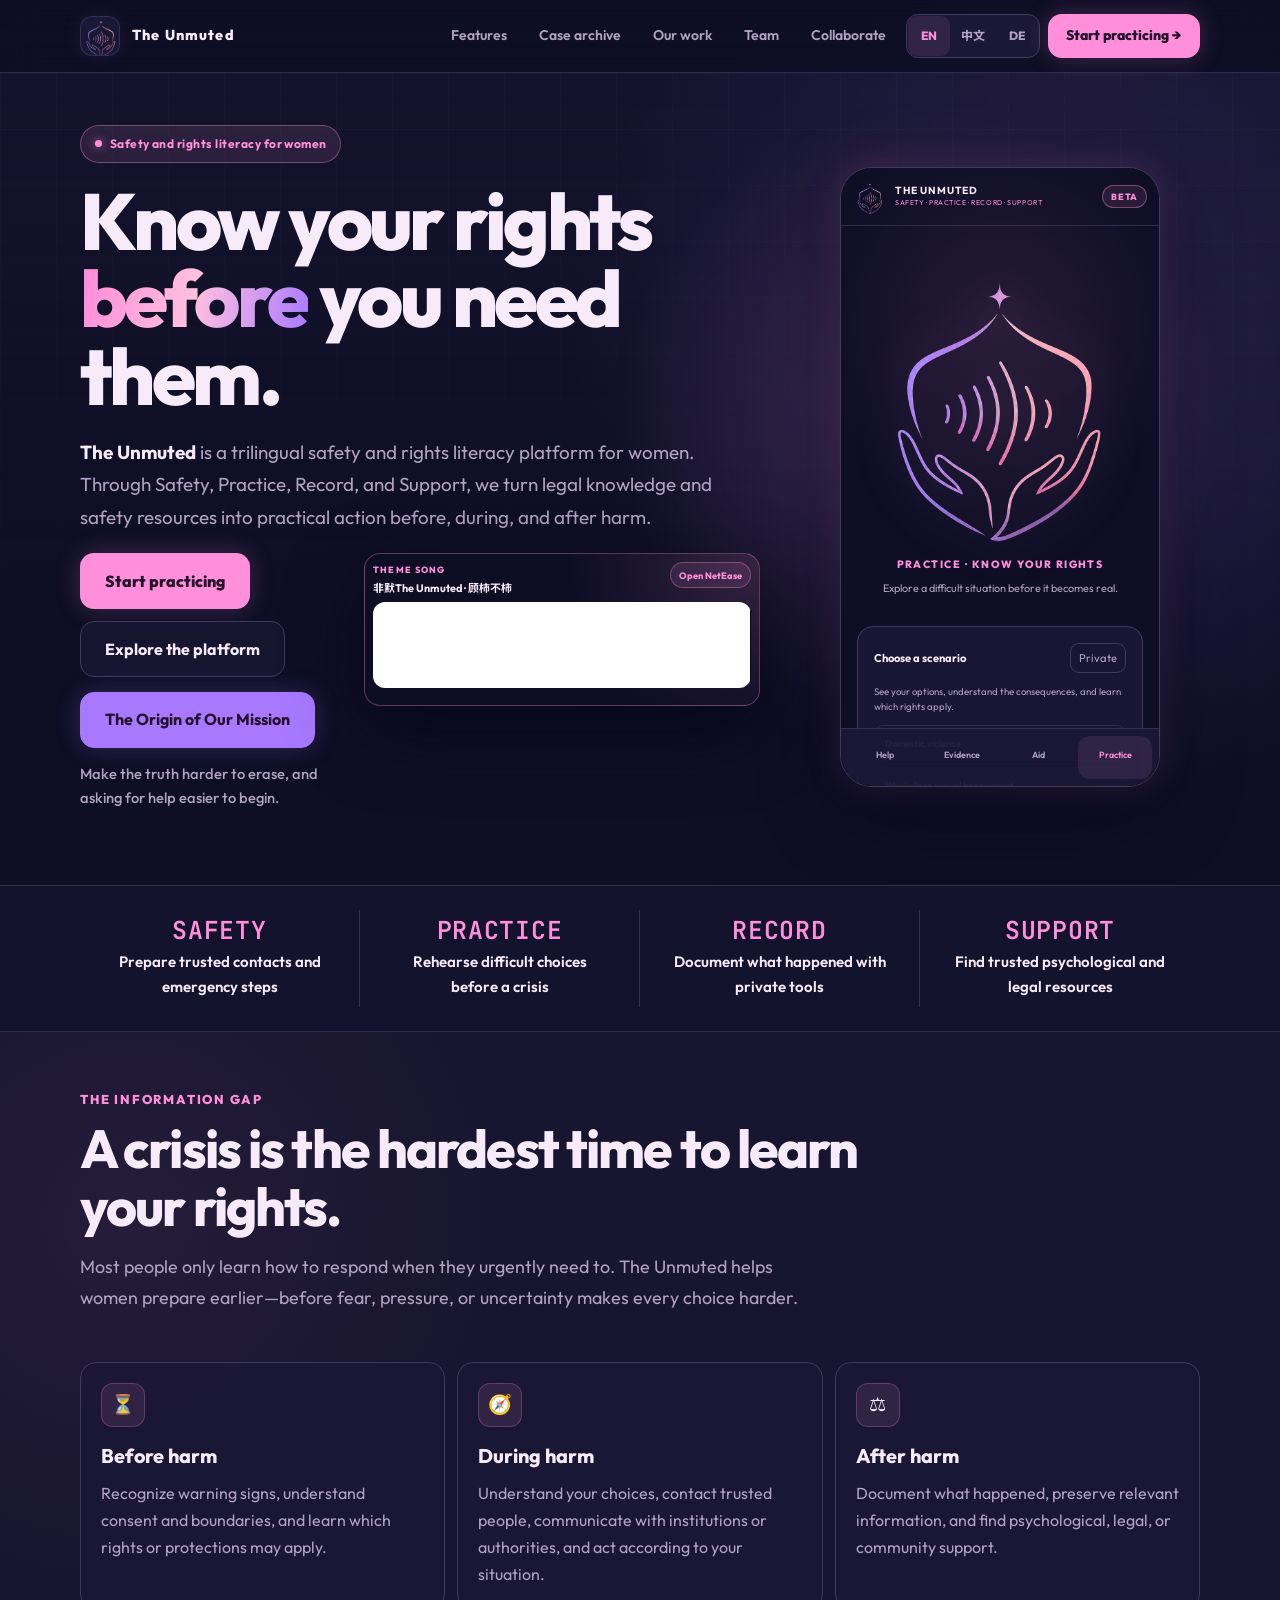
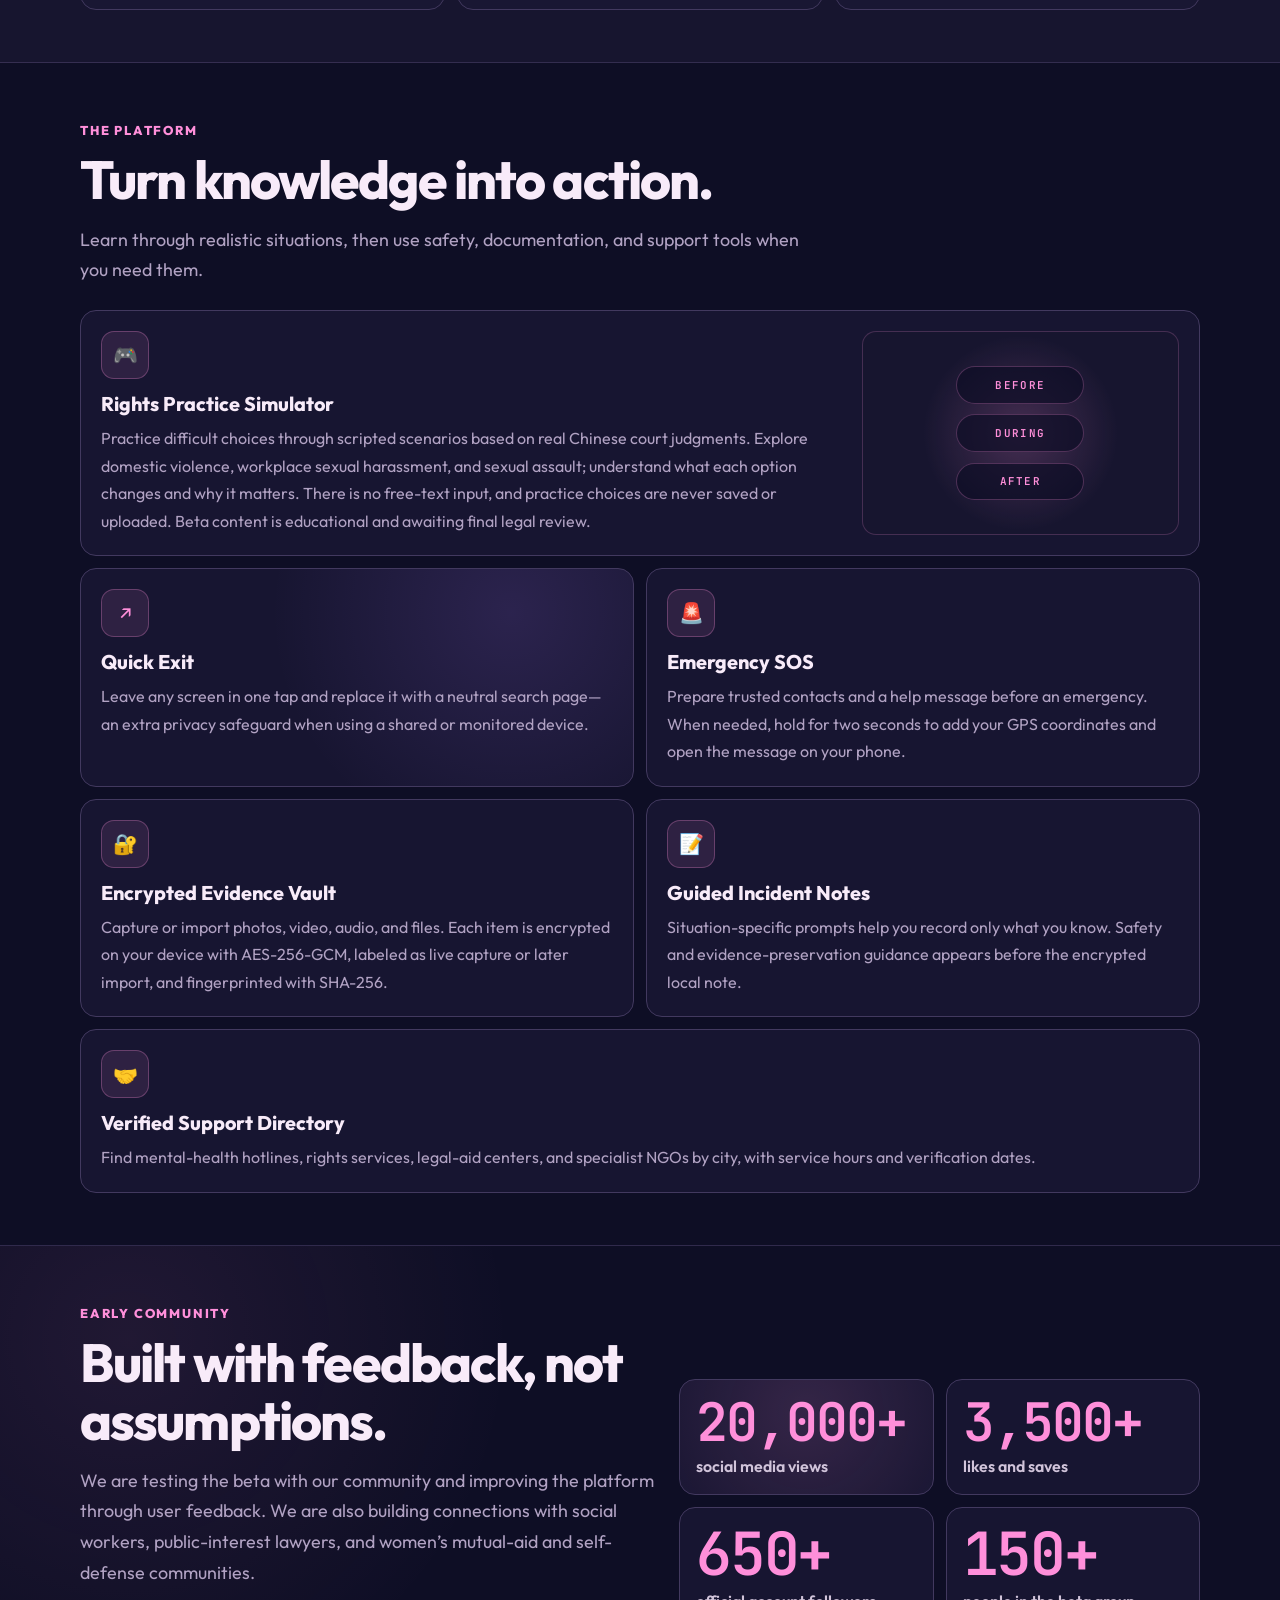
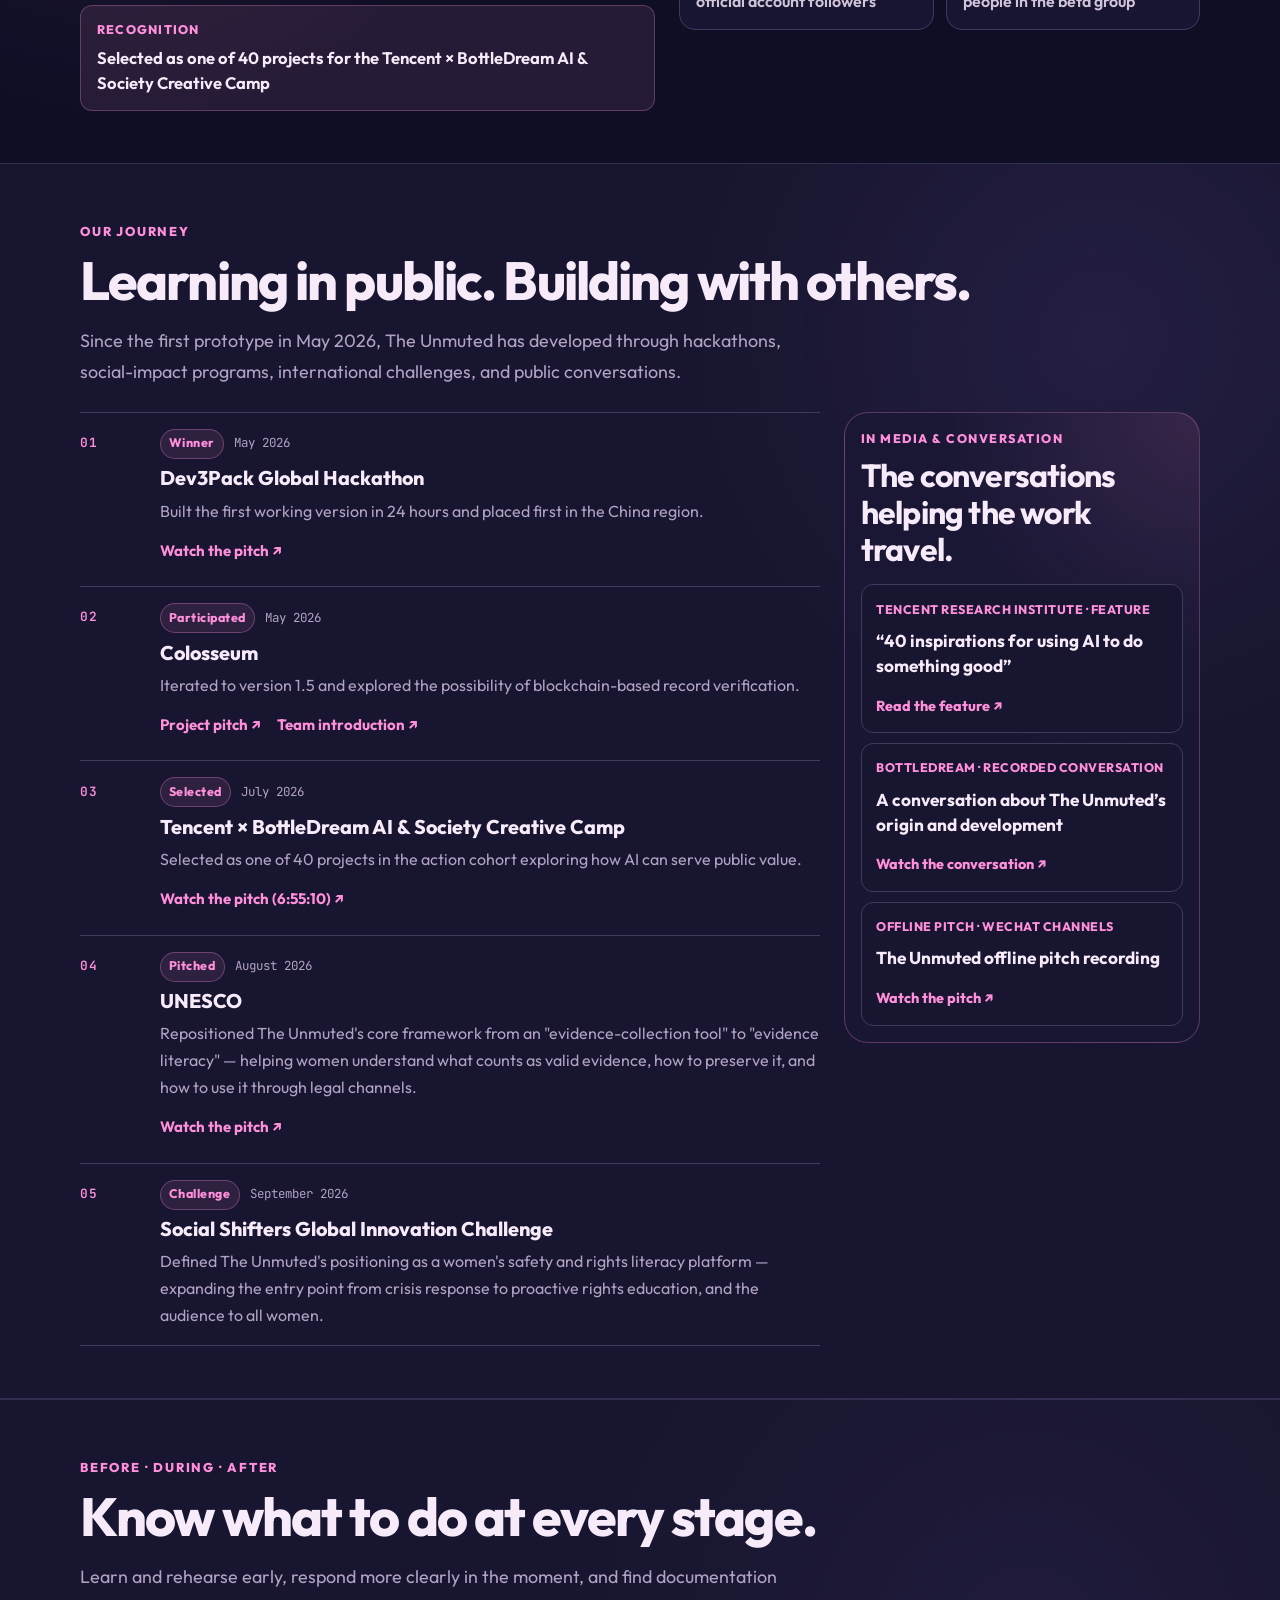
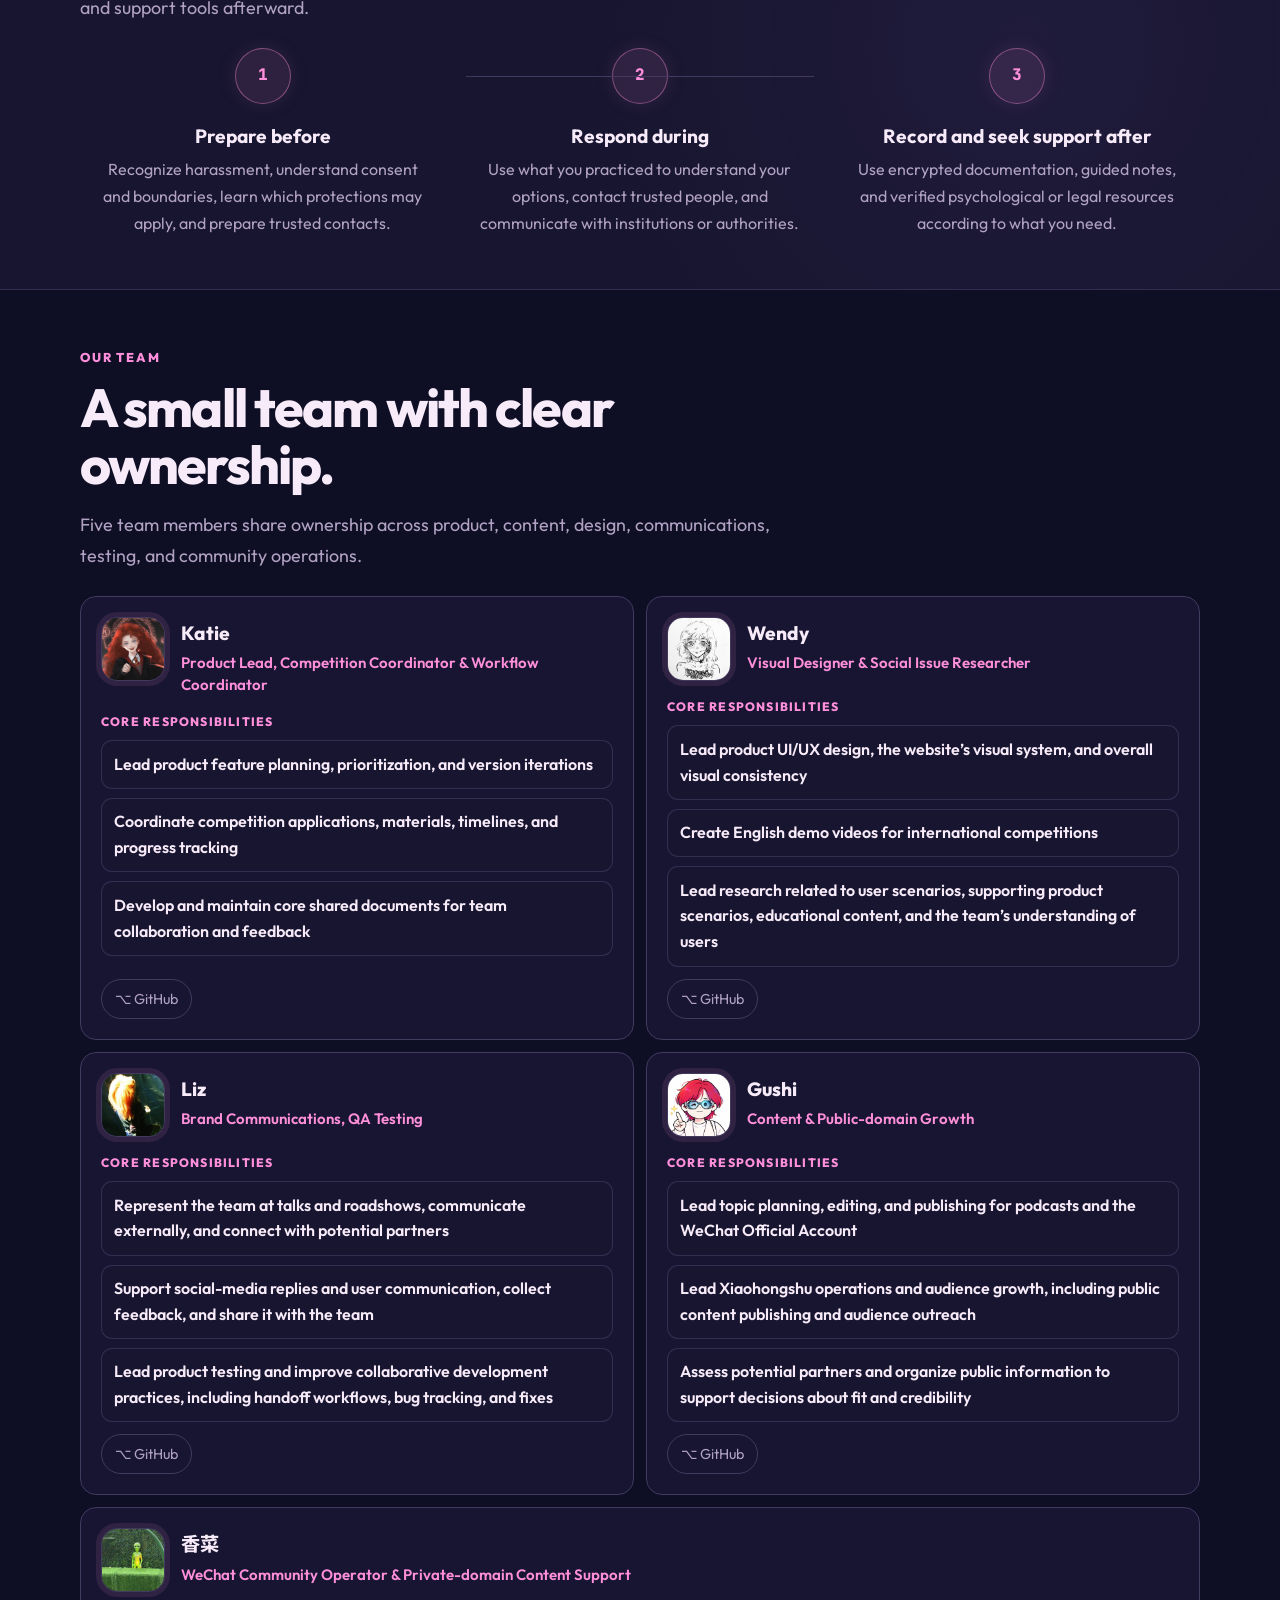
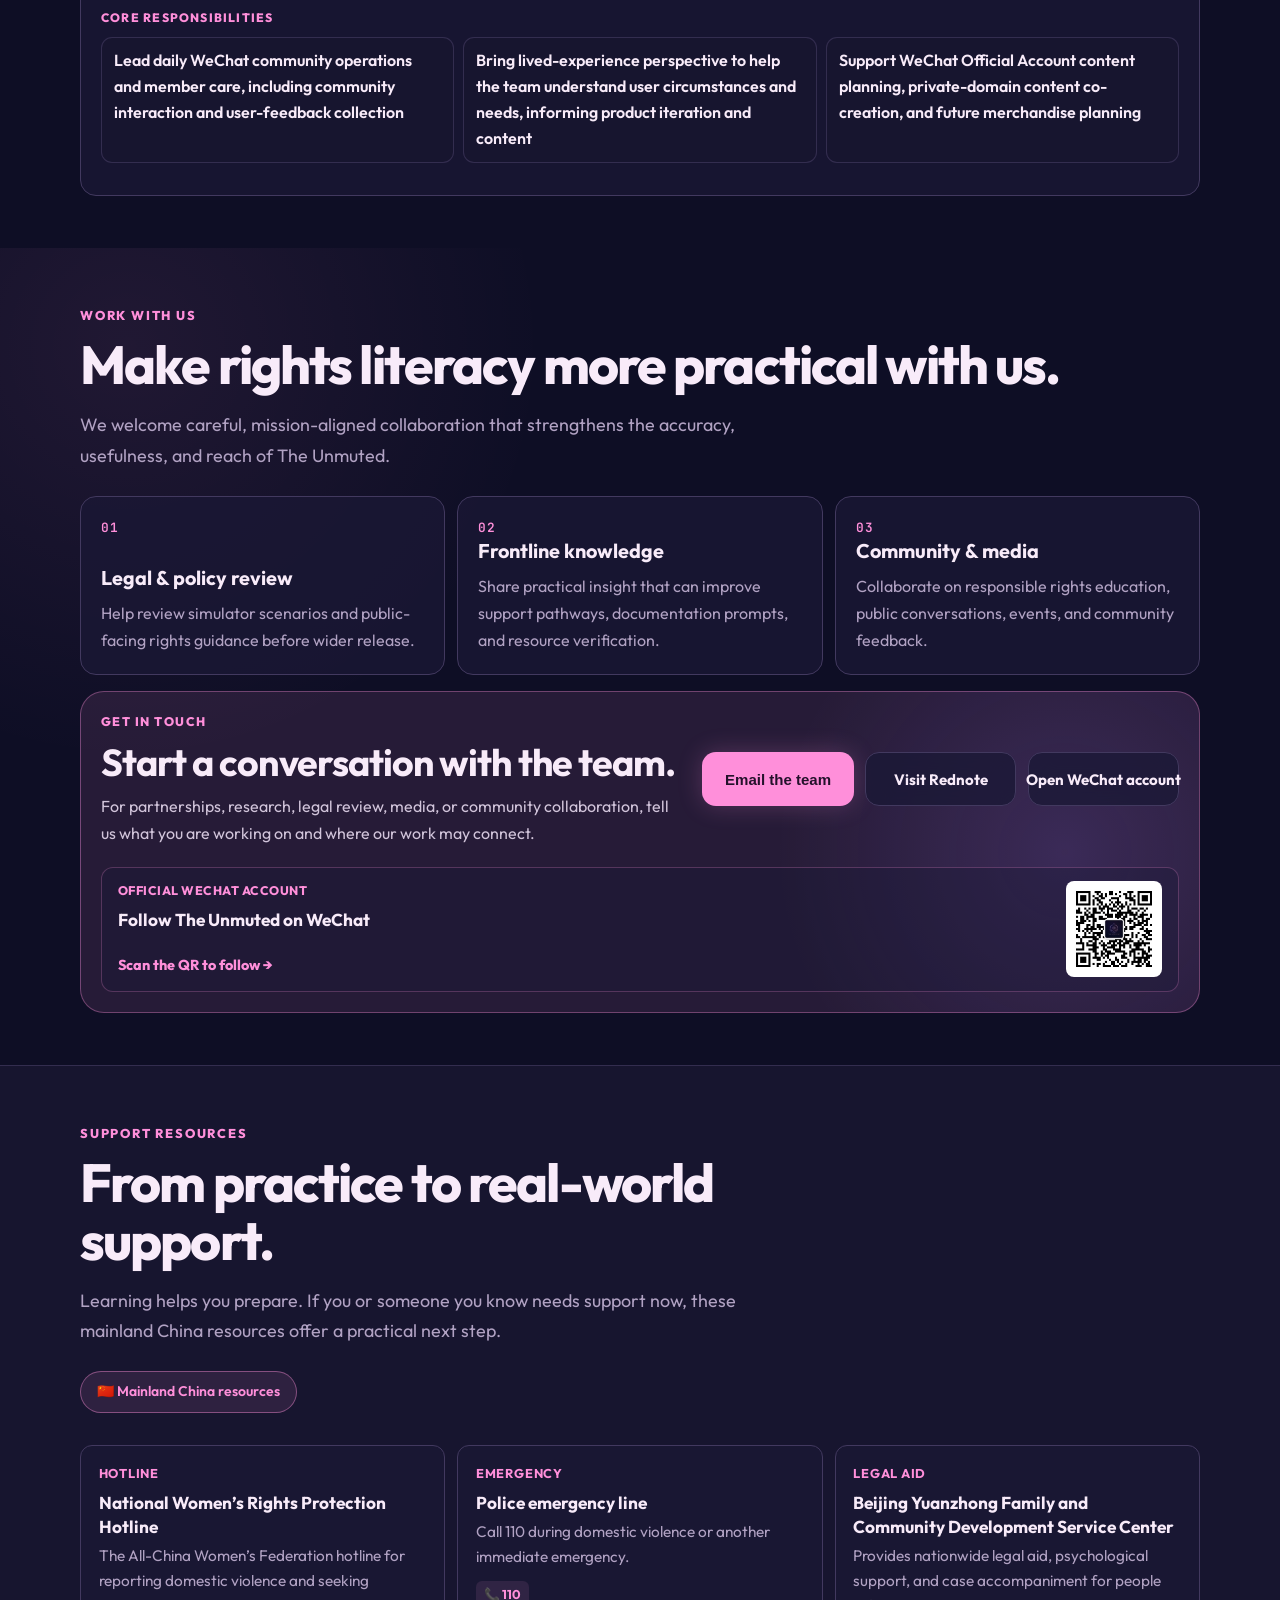
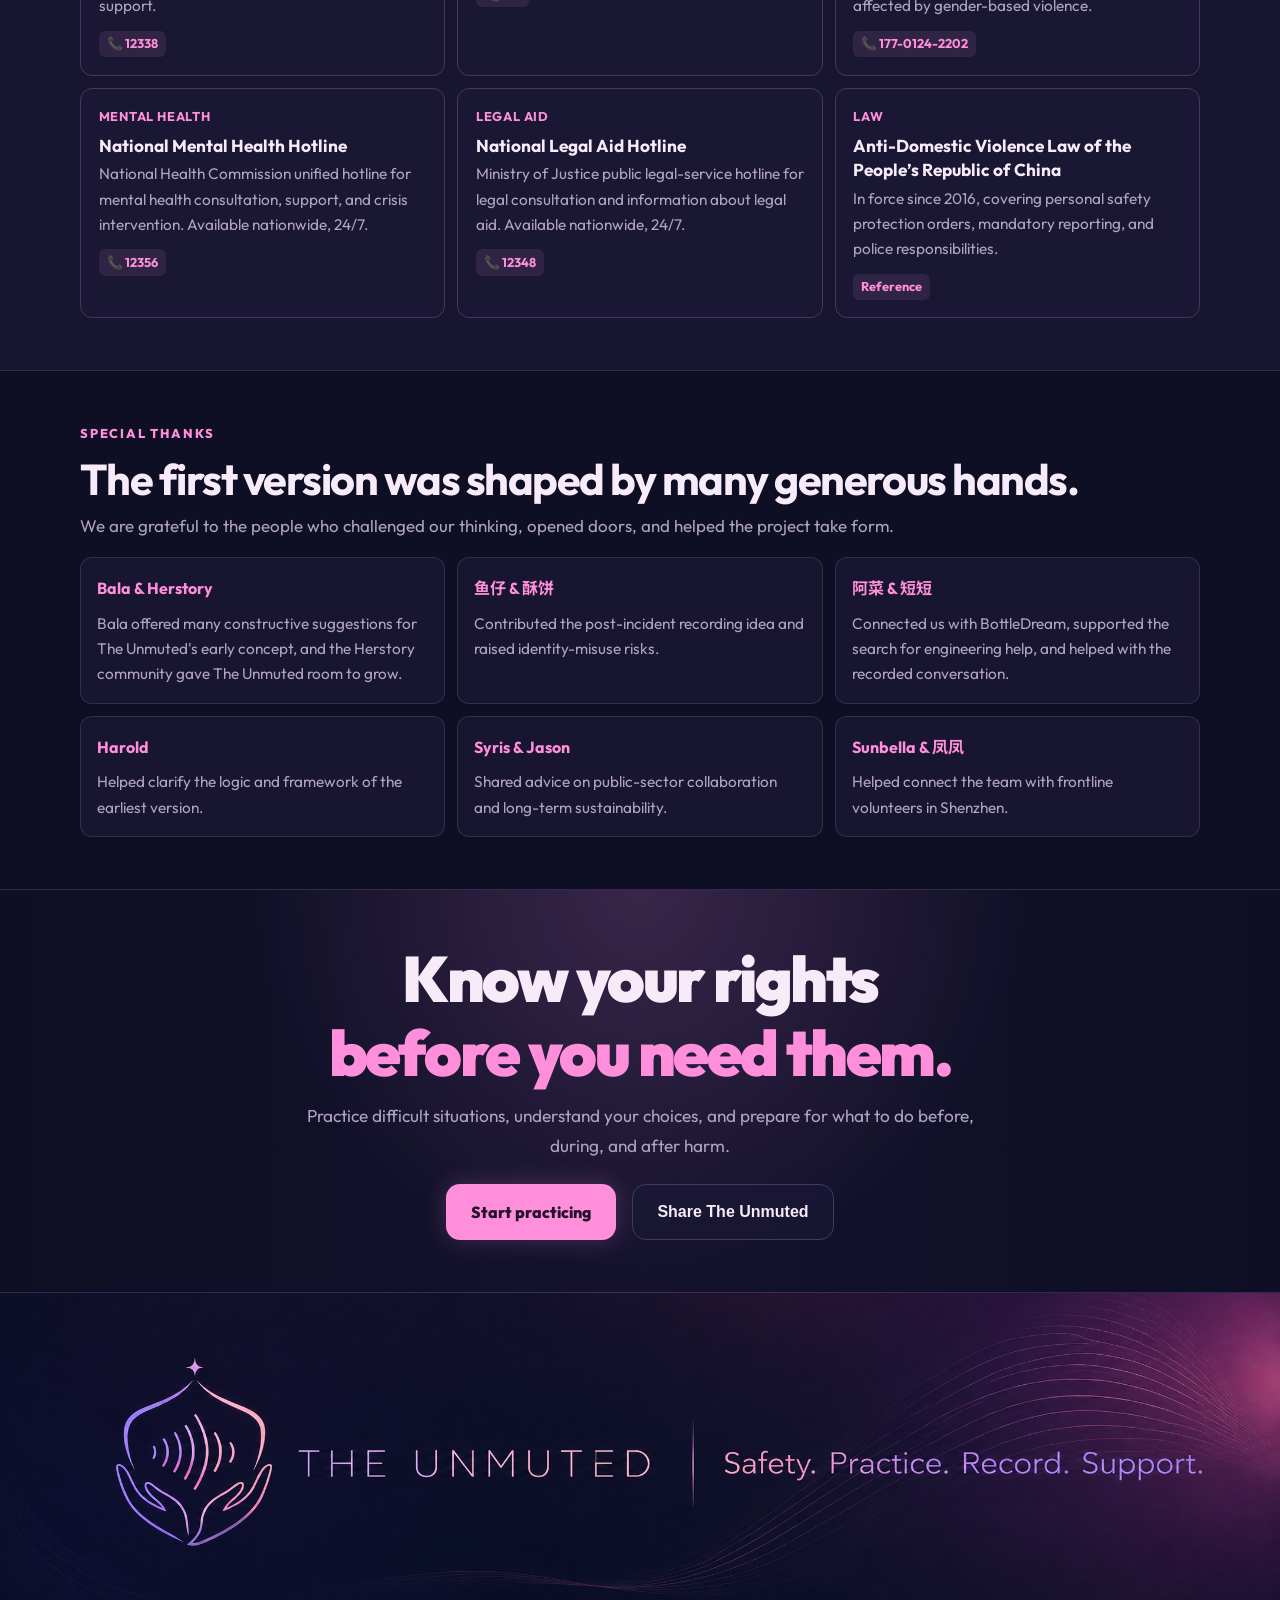
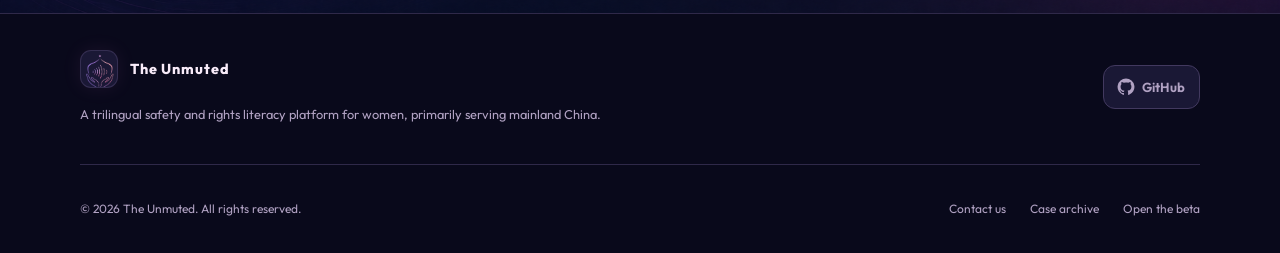
<file: index.html>
<!DOCTYPE html>
<html lang="en" data-language="en">
<head>
  <meta charset="UTF-8" />
  <meta name="viewport" content="width=1440" />
  <meta name="theme-color" content="#0E0E25" />
  <meta name="description" content="The Unmuted is a trilingual safety and rights literacy platform for women, turning legal knowledge and safety resources into practical action." />
  <title>The Unmuted | Safety and rights literacy for women</title>
  <link rel="preconnect" href="https://fonts.googleapis.com" />
  <link rel="preconnect" href="https://fonts.gstatic.com" crossorigin />
  <link href="https://fonts.googleapis.com/css2?family=JetBrains+Mono:wght@500;600&amp;family=Noto+Sans+SC:wght@300;400;500;600;700;800;900&amp;family=Outfit:wght@300;400;500;600;700;800;900&amp;display=swap" rel="stylesheet" />
  <style>
    *, *::before, *::after { margin: 0; padding: 0; box-sizing: border-box; }

    :root {
      --rose:        #E11D48;
      --rose-mid:    #FB7185;
      --rose-light:  #FFF1F2;
      --violet:      #7C3AED;
      --violet-mid:  #A78BFA;
      --violet-light:#F5F3FF;
      --amber:       #D97706;
      --amber-light: #FFFBEB;
      --teal:        #0F766E;
      --teal-light:  #F0FDFA;
      --sky:         #0369A1;
      --sky-light:   #F0F9FF;
      --navy:        #1E1B4B;
      --gray-700:    #374151;
      --gray-500:    #6B7280;
      --gray-200:    #E5E7EB;
      --gray-100:    #F3F4F6;
      --bg:          #FEFCF9;
      --white:       #FFFFFF;
      --shadow-sm:   0 1px 3px rgba(0,0,0,.08), 0 1px 2px rgba(0,0,0,.04);
      --shadow-md:   0 4px 16px rgba(0,0,0,.08), 0 2px 6px rgba(0,0,0,.04);
      --shadow-lg:   0 10px 40px rgba(0,0,0,.10), 0 4px 12px rgba(0,0,0,.05);
      --radius:      1rem;
      --radius-sm:   .625rem;
    }

    html { scroll-behavior: smooth; }

    body {
      font-family: 'Inter', 'Noto Sans SC', system-ui, sans-serif;
      background: var(--bg);
      color: var(--gray-700);
      line-height: 1.6;
      -webkit-font-smoothing: antialiased;
    }

    /* ── NAV ── */
    nav {
      position: sticky; top: 0; z-index: 100;
      background: rgba(254,252,249,.88);
      backdrop-filter: blur(12px);
      border-bottom: 1px solid rgba(0,0,0,.06);
      padding: 0 2rem;
    }
    .nav-inner {
      max-width: 1160px; margin: 0 auto;
      display: flex; align-items: center; justify-content: space-between;
      height: 64px;
    }
    .nav-logo {
      display: flex; align-items: center; gap: .75rem;
      text-decoration: none;
    }
    .nav-mark {
      width: 36px; height: 36px; border-radius: 10px;
      overflow: hidden; flex-shrink: 0;
    }
    .nav-mark img { width: 36px; height: 36px; object-fit: contain; }
    .nav-name {
      font-size: .95rem; font-weight: 700; color: var(--navy);
      line-height: 1.1;
    }
    .nav-name span { display: block; font-size: .72rem; font-weight: 500; color: var(--gray-500); }
    .nav-right { display: flex; align-items: center; gap: 1rem; }
    .nav-link {
      font-size: .875rem; font-weight: 500; color: var(--gray-500);
      text-decoration: none; transition: color .2s;
    }
    .nav-link:hover { color: var(--navy); }
    .btn-primary {
      display: inline-flex; align-items: center; gap: .4rem;
      background: linear-gradient(135deg, var(--rose) 0%, var(--violet) 100%);
      color: #fff; font-size: .875rem; font-weight: 600;
      padding: .55rem 1.25rem; border-radius: 999px;
      text-decoration: none; border: none; cursor: pointer;
      box-shadow: 0 2px 8px rgba(225,29,72,.3);
      transition: opacity .2s, transform .15s;
    }
    .btn-primary:hover { opacity: .9; transform: translateY(-1px); }
    .btn-outline {
      display: inline-flex; align-items: center; gap: .4rem;
      border: 1.5px solid var(--gray-200); background: var(--white);
      color: var(--navy); font-size: .875rem; font-weight: 600;
      padding: .55rem 1.25rem; border-radius: 999px;
      text-decoration: none; cursor: pointer;
      transition: border-color .2s, transform .15s;
    }
    .btn-outline:hover { border-color: var(--violet-mid); transform: translateY(-1px); }

    /* ── HERO ── */
    .hero {
      background: linear-gradient(145deg, var(--rose-light) 0%, #FEF3F8 35%, var(--violet-light) 100%);
      padding: 7rem 2rem 5rem;
      overflow: hidden; position: relative;
    }
    .hero::before {
      content: '';
      position: absolute; inset: 0;
      background: radial-gradient(ellipse 60% 50% at 70% 50%, rgba(167,139,250,.15) 0%, transparent 70%);
      pointer-events: none;
    }
    .hero-inner {
      max-width: 1160px; margin: 0 auto;
      display: grid; grid-template-columns: 1fr 420px; gap: 4rem; align-items: center;
    }
    .hero-badge {
      display: inline-flex; align-items: center; gap: .5rem;
      background: var(--white); border: 1px solid var(--gray-200);
      border-radius: 999px; padding: .35rem .9rem;
      font-size: .78rem; font-weight: 600; color: var(--violet);
      box-shadow: var(--shadow-sm); margin-bottom: 1.5rem;
    }
    .hero-badge-dot { width: 7px; height: 7px; border-radius: 50%; background: var(--rose); animation: pulse 2s infinite; }
    @keyframes pulse { 0%,100%{opacity:1;transform:scale(1)} 50%{opacity:.6;transform:scale(1.3)} }
    .hero h1 {
      font-size: clamp(2.4rem, 5vw, 3.6rem);
      font-weight: 900; color: var(--navy);
      line-height: 1.1; letter-spacing: -.03em;
      margin-bottom: .5rem;
    }
    .hero h1 em { font-style: normal; color: var(--rose); }
    .hero-sub {
      font-size: clamp(1rem, 2vw, 1.15rem);
      font-weight: 400; color: var(--gray-500);
      margin-bottom: 1.5rem; max-width: 520px; line-height: 1.7;
    }
    .hero-sub strong { color: var(--gray-700); font-weight: 600; }
    .hero-actions { display: flex; gap: .75rem; flex-wrap: wrap; margin-bottom: 2.5rem; }
    .btn-hero {
      display: inline-flex; align-items: center; gap: .5rem;
      background: linear-gradient(135deg, var(--rose) 0%, var(--violet) 100%);
      color: #fff; font-size: 1rem; font-weight: 700;
      padding: .85rem 2rem; border-radius: 999px;
      text-decoration: none; border: none; cursor: pointer;
      box-shadow: 0 4px 20px rgba(225,29,72,.35);
      transition: transform .15s, box-shadow .15s;
    }
    .btn-hero:hover { transform: translateY(-2px); box-shadow: 0 8px 28px rgba(225,29,72,.4); }
    .btn-hero-outline {
      display: inline-flex; align-items: center; gap: .5rem;
      border: 2px solid rgba(30,27,75,.15); background: rgba(255,255,255,.7);
      backdrop-filter: blur(4px);
      color: var(--navy); font-size: 1rem; font-weight: 700;
      padding: .85rem 2rem; border-radius: 999px;
      text-decoration: none; cursor: pointer;
      transition: background .2s, border-color .2s, transform .15s;
    }
    .btn-hero-outline:hover { background: var(--white); border-color: var(--violet-mid); transform: translateY(-2px); }
    .hero-trust { display: flex; align-items: center; gap: .5rem; font-size: .8rem; color: var(--gray-500); }
    .hero-trust-icons { display: flex; }
    .hero-trust-icons span {
      width: 28px; height: 28px; border-radius: 50%;
      background: linear-gradient(135deg, var(--rose-mid), var(--violet-mid));
      border: 2px solid var(--white); margin-left: -8px; display: flex;
      align-items: center; justify-content: center; font-size: .75rem;
    }
    .hero-trust-icons span:first-child { margin-left: 0; }

    /* Phone mockup */
    .hero-phone {
      position: relative; display: flex; justify-content: center;
    }
    .phone-frame {
      width: 260px; height: 520px;
      background: var(--white); border-radius: 36px;
      border: 8px solid #1E1B4B;
      box-shadow: 0 30px 80px rgba(30,27,75,.25), inset 0 0 0 1px rgba(255,255,255,.1);
      overflow: hidden; position: relative;
    }
    .phone-notch {
      position: absolute; top: 0; left: 50%; transform: translateX(-50%);
      width: 80px; height: 24px; background: #1E1B4B;
      border-radius: 0 0 16px 16px; z-index: 2;
    }
    .phone-screen {
      width: 100%; height: 100%;
      background: #0F0A1A;
      overflow: hidden; position: relative;
    }
    .phone-screen img {
      width: 100%; height: 100%;
      object-fit: cover; object-position: top;
      display: block;
    }

    /* ── STATS ── */
    .stats {
      background: var(--white); border-top: 1px solid var(--gray-200);
      border-bottom: 1px solid var(--gray-200); padding: 2.5rem 2rem;
    }
    .stats-inner {
      max-width: 1160px; margin: 0 auto;
      display: grid; grid-template-columns: repeat(3, 1fr); gap: 2rem; text-align: center;
    }
    .stat-num {
      font-size: 2.2rem; font-weight: 900; color: var(--navy);
      line-height: 1; margin-bottom: .3rem;
      background: linear-gradient(135deg, var(--rose) 0%, var(--violet) 100%);
      -webkit-background-clip: text; -webkit-text-fill-color: transparent;
    }
    .stat-label { font-size: .85rem; color: var(--gray-500); font-weight: 500; }
    .stat-label-zh { font-size: .78rem; color: var(--gray-500); }

    /* ── SECTION COMMON ── */
    section { padding: 5rem 2rem; }
    .section-inner { max-width: 1160px; margin: 0 auto; }
    .section-tag {
      display: inline-block; font-size: .75rem; font-weight: 700;
      letter-spacing: .08em; text-transform: uppercase;
      color: var(--rose); margin-bottom: .75rem;
    }
    .section-h2 {
      font-size: clamp(1.75rem, 3.5vw, 2.4rem);
      font-weight: 900; color: var(--navy);
      line-height: 1.15; letter-spacing: -.025em; margin-bottom: .75rem;
    }
    .section-lead {
      font-size: 1.05rem; color: var(--gray-500); max-width: 580px; line-height: 1.7;
    }
    .section-header { margin-bottom: 3rem; }

    /* ── PROBLEM ── */
    .problem { background: var(--navy); }
    .problem .section-tag { color: var(--rose-mid); }
    .problem .section-h2 { color: #fff; }
    .problem .section-lead { color: rgba(255,255,255,.55); max-width: 640px; }
    .problem-grid {
      display: grid; grid-template-columns: repeat(3, 1fr); gap: 1.5rem; margin-top: 3rem;
    }
    .problem-card {
      background: rgba(255,255,255,.06); border: 1px solid rgba(255,255,255,.08);
      border-radius: var(--radius); padding: 1.75rem;
    }
    .problem-icon { font-size: 2rem; margin-bottom: 1rem; }
    .problem-title { font-size: 1.05rem; font-weight: 700; color: #fff; margin-bottom: .5rem; }
    .problem-title-zh { font-size: .9rem; font-weight: 500; color: rgba(255,255,255,.5); margin-bottom: .75rem; }
    .problem-body { font-size: .875rem; color: rgba(255,255,255,.55); line-height: 1.65; }

    /* ── FEATURES ── */
    .features { background: var(--bg); }
    .features-grid {
      display: grid; grid-template-columns: repeat(3, 1fr); gap: 1.25rem;
    }
    .feature-card {
      background: var(--white); border: 1px solid var(--gray-200);
      border-radius: var(--radius); padding: 1.75rem;
      transition: transform .2s, box-shadow .2s;
      position: relative; overflow: hidden;
    }
    .feature-card::before {
      content: ''; position: absolute; inset: 0;
      opacity: 0; transition: opacity .2s;
    }
    .feature-card:hover { transform: translateY(-4px); box-shadow: var(--shadow-lg); }
    .feature-card:hover::before { opacity: 1; }
    .fc-rose::before { background: linear-gradient(135deg, rgba(255,241,242,.8), transparent 60%); }
    .fc-violet::before { background: linear-gradient(135deg, rgba(245,243,255,.8), transparent 60%); }
    .fc-teal::before { background: linear-gradient(135deg, rgba(240,253,250,.8), transparent 60%); }
    .fc-sky::before { background: linear-gradient(135deg, rgba(240,249,255,.8), transparent 60%); }
    .fc-amber::before { background: linear-gradient(135deg, rgba(255,251,235,.8), transparent 60%); }
    .feature-icon {
      width: 48px; height: 48px; border-radius: 14px;
      display: flex; align-items: center; justify-content: center;
      font-size: 1.4rem; margin-bottom: 1.1rem; position: relative;
    }
    .fi-rose { background: var(--rose-light); }
    .fi-violet { background: var(--violet-light); }
    .fi-teal { background: var(--teal-light); }
    .fi-sky { background: var(--sky-light); }
    .fi-amber { background: var(--amber-light); }
    .feature-en { font-size: 1rem; font-weight: 700; color: var(--navy); margin-bottom: .15rem; }
    .feature-zh { font-size: .85rem; font-weight: 500; color: var(--gray-500); margin-bottom: .75rem; }
    .feature-body { font-size: .875rem; color: var(--gray-500); line-height: 1.65; }
    .feature-card.span2 { grid-column: span 2; display: grid; grid-template-columns: 1fr 1fr; gap: 1.5rem; align-items: center; }
    .span2-text {}
    .span2-visual {
      background: linear-gradient(135deg, var(--rose-light), var(--violet-light));
      border-radius: .75rem; height: 120px;
      display: flex; align-items: center; justify-content: center;
      font-size: 2.5rem;
    }

    /* ── HOW IT WORKS ── */
    .how { background: linear-gradient(145deg, #FFF9F0 0%, #FFF1F9 100%); }
    .how-steps {
      display: grid; grid-template-columns: repeat(3, 1fr); gap: 2rem;
      position: relative;
    }
    .how-steps::before {
      content: '';
      position: absolute; top: 28px; left: calc(33% + 1rem); right: calc(33% + 1rem);
      height: 2px; background: linear-gradient(90deg, var(--rose-mid), var(--violet-mid));
    }
    .how-step { text-align: center; padding: 0 1rem; }
    .step-num {
      width: 56px; height: 56px; border-radius: 50%;
      background: linear-gradient(135deg, var(--rose) 0%, var(--violet) 100%);
      color: #fff; font-size: 1.3rem; font-weight: 900;
      display: flex; align-items: center; justify-content: center;
      margin: 0 auto 1.25rem; box-shadow: 0 4px 16px rgba(225,29,72,.3);
    }
    .step-title-en { font-size: 1rem; font-weight: 700; color: var(--navy); margin-bottom: .2rem; }
    .step-title-zh { font-size: .85rem; font-weight: 500; color: var(--rose); margin-bottom: .6rem; }
    .step-body { font-size: .875rem; color: var(--gray-500); line-height: 1.65; }

    /* ── TEAM ── */
    .team { background: var(--white); }
    .team-grid { display: grid; grid-template-columns: repeat(4, 1fr); gap: 1.5rem; }
    .team-card {
      text-align: center; padding: 1.75rem 1rem;
      border: 1px solid var(--gray-200); border-radius: var(--radius);
      transition: transform .2s, box-shadow .2s;
    }
    .team-card:hover { transform: translateY(-4px); box-shadow: var(--shadow-md); }
    .team-avatar {
      width: 80px; height: 80px; border-radius: 50%;
      margin: 0 auto 1rem;
      background: linear-gradient(135deg, var(--rose-light), var(--violet-light));
      border: 3px solid var(--white); box-shadow: 0 0 0 2px var(--gray-200);
      display: flex; align-items: center; justify-content: center;
      font-size: 1.8rem; overflow: hidden;
    }
    .team-avatar img { width: 100%; height: 100%; object-fit: cover; }
    .team-name-en { font-size: .95rem; font-weight: 700; color: var(--navy); margin-bottom: .15rem; }
    .team-role { font-size: .78rem; color: var(--violet); font-weight: 600; margin-bottom: .75rem; }
    .team-gh {
      display: inline-flex; align-items: center; gap: .3rem;
      font-size: .72rem; color: var(--gray-500); text-decoration: none;
      border: 1px solid var(--gray-200); border-radius: 999px;
      padding: .2rem .65rem; transition: border-color .2s;
    }
    .team-gh:hover { border-color: var(--violet-mid); color: var(--violet); }

    /* ── RESOURCES ── */
    .resources { background: var(--bg); }
    .res-tabs {
      display: flex; gap: .5rem; margin-bottom: 2rem;
    }
    .res-tab {
      padding: .5rem 1.25rem; border-radius: 999px;
      font-size: .875rem; font-weight: 600; cursor: pointer;
      border: 1.5px solid var(--gray-200); background: var(--white);
      color: var(--gray-500); transition: background-color .15s, border-color .15s, color .15s;
    }
    .res-tab.active { background: var(--navy); color: #fff; border-color: var(--navy); }
    .res-grid { display: grid; grid-template-columns: repeat(3, 1fr); gap: 1rem; }
    .res-card {
      background: var(--white); border: 1px solid var(--gray-200);
      border-radius: var(--radius-sm); padding: 1.25rem;
      text-decoration: none; display: block;
      transition: border-color .2s, transform .15s;
    }
    .res-card:hover { border-color: var(--violet-mid); transform: translateY(-2px); }
    .res-cat {
      font-size: .68rem; font-weight: 700; letter-spacing: .06em;
      text-transform: uppercase; color: var(--rose); margin-bottom: .4rem;
    }
    .res-name { font-size: .9rem; font-weight: 700; color: var(--navy); margin-bottom: .2rem; }
    .res-desc { font-size: .78rem; color: var(--gray-500); line-height: 1.55; }
    .res-hotline {
      display: inline-block; margin-top: .5rem;
      font-size: .8rem; font-weight: 700; color: var(--violet);
      background: var(--violet-light); border-radius: 6px; padding: .15rem .5rem;
    }

    /* ── CTA BANNER ── */
    .cta-banner {
      background: linear-gradient(135deg, var(--rose) 0%, var(--violet) 100%);
      padding: 5rem 2rem; text-align: center;
    }
    .cta-banner h2 {
      font-size: clamp(1.75rem, 4vw, 2.5rem);
      font-weight: 900; color: #fff; line-height: 1.15;
      letter-spacing: -.02em; margin-bottom: .5rem;
    }
    .cta-banner h2 em { font-style: normal; opacity: .75; }
    .cta-banner p { color: rgba(255,255,255,.7); font-size: 1rem; margin-bottom: 2rem; }
    .cta-banner-btns { display: flex; gap: 1rem; justify-content: center; flex-wrap: wrap; }
    .btn-white {
      display: inline-flex; align-items: center; gap: .5rem;
      background: #fff; color: var(--rose);
      font-size: 1rem; font-weight: 700;
      padding: .85rem 2rem; border-radius: 999px;
      text-decoration: none;
      box-shadow: 0 4px 16px rgba(0,0,0,.15);
      transition: transform .15s;
    }
    .btn-white:hover { transform: translateY(-2px); }
    .btn-white-outline {
      display: inline-flex; align-items: center; gap: .5rem;
      border: 2px solid rgba(255,255,255,.4); background: transparent;
      color: #fff; font-size: 1rem; font-weight: 700;
      padding: .85rem 2rem; border-radius: 999px;
      text-decoration: none; transition: background .2s, transform .15s;
    }
    .btn-white-outline:hover { background: rgba(255,255,255,.1); transform: translateY(-2px); }

    /* ── FOOTER ── */
    footer {
      background: var(--navy); padding: 3rem 2rem;
      border-top: 1px solid rgba(255,255,255,.06);
    }
    .footer-inner {
      max-width: 1160px; margin: 0 auto;
      display: grid; grid-template-columns: 1fr auto; gap: 2rem; align-items: center;
    }
    .footer-logo { display: flex; align-items: center; gap: .75rem; margin-bottom: .75rem; }
    .footer-mark {
      width: 32px; height: 32px; border-radius: 9px;
      overflow: hidden; flex-shrink: 0;
    }
    .footer-mark img { width: 32px; height: 32px; object-fit: contain; }
    .footer-name { font-size: .9rem; font-weight: 700; color: #fff; }
    .footer-name span { display: block; font-size: .7rem; color: rgba(255,255,255,.35); font-weight: 400; }
    .footer-tagline { font-size: .8rem; color: rgba(255,255,255,.35); line-height: 1.6; max-width: 380px; }
    .footer-social { display: flex; gap: .75rem; align-items: center; }
    .social-link {
      width: 40px; height: 40px; border-radius: 50%;
      background: rgba(255,255,255,.07); border: 1px solid rgba(255,255,255,.1);
      display: flex; align-items: center; justify-content: center;
      font-size: 1rem; text-decoration: none; color: rgba(255,255,255,.6);
      transition: background .2s, color .2s;
    }
    .social-link:hover { background: rgba(255,255,255,.14); color: #fff; }
    .footer-copy {
      margin-top: 2.5rem; padding-top: 1.5rem;
      border-top: 1px solid rgba(255,255,255,.06);
      font-size: .75rem; color: rgba(255,255,255,.25);
      display: flex; justify-content: space-between; align-items: center;
    }
    .footer-links { display: flex; gap: 1.5rem; }
    .footer-links a { color: rgba(255,255,255,.3); text-decoration: none; font-size: .75rem; transition: color .2s; }
    .footer-links a:hover { color: rgba(255,255,255,.6); }

    /* ── RESPONSIVE ── */
    @media (max-width: 900px) {
      .hero-inner { grid-template-columns: 1fr; }
      .hero-phone { display: none; }
      .problem-grid, .features-grid, .how-steps, .team-grid { grid-template-columns: 1fr 1fr; }
      .how-steps::before { display: none; }
      .feature-card.span2 { grid-column: span 1; grid-template-columns: 1fr; }
      .span2-visual { display: none; }
      .stats-inner { grid-template-columns: 1fr; gap: 1.5rem; }
      .footer-inner { grid-template-columns: 1fr; }
    }
    @media (max-width: 600px) {
      .problem-grid, .features-grid, .team-grid, .res-grid { grid-template-columns: 1fr; }
      .how-steps { grid-template-columns: 1fr; }
      .nav-right .nav-link { display: none; }
    }
  </style>
  <link rel="stylesheet" href="theme.css?v=20260923v1" />
  <script src="site-data.js?v=20260923v1" defer></script>
  <script src="site.js?v=20260923v1" defer></script>
</head>
<body id="top">

<!-- NAV -->
<nav>
  <div class="nav-inner">
    <a class="nav-logo" href="#top">
      <div class="nav-mark"><img src="mark.png" alt="The Unmuted mark" /></div>
      <div class="nav-name" data-i18n="brandName">The Unmuted</div>
    </a>
    <div class="nav-right">
      <a class="nav-link" href="#features" data-i18n="navFeatures">Features</a>
      <a class="nav-link" href="case-archive/" data-i18n="navArchive">Case archive</a>
      <a class="nav-link" href="#journey" data-i18n="navJourney">Our work</a>
      <a class="nav-link" href="#team" data-i18n="navTeam">Team</a>
      <a class="nav-link" href="#collaborate" data-i18n="navCollaborate">Collaborate</a>
      <div class="language-switcher" role="group" aria-label="Choose website language" data-i18n-aria="languageLabel">
        <button class="language-option" type="button" data-language-option="en" aria-pressed="true">EN</button>
        <button class="language-option" type="button" data-language-option="zh" aria-pressed="false">中文</button>
        <button class="language-option" type="button" data-language-option="de" aria-pressed="false">DE</button>
      </div>
      <a class="btn-primary nav-cta" href="https://the-unmuted-beta.pages.dev/" target="_blank" rel="noopener" data-i18n="navCta">Start practicing →</a>
    </div>
  </div>
</nav>

<!-- HERO -->
<section class="hero">
  <div class="hero-inner">
    <div class="hero-text">
      <div class="hero-badge">
        <span class="hero-badge-dot"></span>
        <span data-i18n="heroBadge">Safety and rights literacy for women</span>
      </div>
      <h1 data-i18n-html="heroTitle">Know your rights<br><em>before</em> you need them.</h1>
      <div class="hero-sub-row">
        <p class="hero-sub" data-i18n-html="heroIntro"><strong>The Unmuted</strong> is a trilingual safety and rights literacy platform for women. Through Safety, Practice, Record, and Support, we turn legal knowledge and safety resources into practical action before, during, and after harm.</p>
        <div class="hero-cta-group">
          <div class="hero-buttons">
            <a class="btn-hero" href="https://the-unmuted-beta.pages.dev/" target="_blank" rel="noopener" data-i18n="heroPrimary">Start practicing</a>
            <a class="btn-hero-outline" href="#features" data-i18n="heroSecondary">Explore the platform</a>
          </div>
          <a class="btn-hero-outline mission-origin-link" href="case-archive/" data-i18n="missionOrigin">The Origin of Our Mission</a>
          <p class="hero-manifesto" data-i18n="heroManifesto">Make the truth harder to erase, and asking for help easier to begin.</p>
        </div>
        <div class="music-float" id="theme-song-widget">
          <div class="music-panel" id="theme-song-panel">
            <div class="music-panel-head">
              <div>
                <span data-i18n="themeSongLabel">Theme Song</span>
                <strong data-i18n="themeSongTitle">非默The Unmuted · 顾柿不柿</strong>
              </div>
              <a href="https://music.163.com/song?id=3401130831" target="_blank" rel="noopener" data-i18n="themeSongOpen">Open in NetEase Cloud Music</a>
            </div>
            <iframe
              title="非默The Unmuted theme song"
              src="https://music.163.com/outchain/player?type=2&id=3401130831&auto=0&height=66"
              width="100%"
              height="86"
              frameborder="no"
              marginwidth="0"
              marginheight="0"
            ></iframe>
          </div>
        </div>
      </div>
    </div>
    <div class="hero-phone">
      <div class="phone-frame">
        <div class="phone-notch"></div>
        <div class="phone-screen">
          <div class="phone-topbar">
            <div class="phone-brand">
              <img src="mark.png" alt="" />
              <div><strong data-i18n="phoneBrand">THE UNMUTED</strong><span data-i18n="phoneTagline">SAFETY · PRACTICE · RECORD · SUPPORT</span></div>
            </div>
            <span class="phone-beta">BETA</span>
          </div>
          <div class="phone-body">
            <img class="phone-sos-mark" src="mark.png" alt="The Unmuted safety mark" />
            <div class="phone-sos-label" data-i18n="phonePracticeLabel">PRACTICE · KNOW YOUR RIGHTS</div>
            <p data-i18n="phonePracticeLead">Explore a difficult situation before it becomes real.</p>
            <div class="phone-card">
              <div class="phone-card-head"><strong data-i18n="phoneChoose">Choose a scenario</strong><span data-i18n="phonePrivate">Private</span></div>
              <p data-i18n="phoneScenarioLead">See your options, understand the consequences, and learn which rights apply.</p>
              <div class="phone-scenario-list">
                <span data-i18n="scenarioDv">Domestic violence</span>
                <span data-i18n="scenarioWork">Workplace sexual harassment</span>
                <span data-i18n="scenarioAssault">Sexual assault</span>
              </div>
            </div>
          </div>
          <div class="phone-tabs" aria-hidden="true">
            <span data-i18n="phoneHelp">Help</span><span data-i18n="phoneEvidence">Evidence</span><span data-i18n="phoneAid">Aid</span><span class="active" data-i18n="phonePractice">Practice</span>
          </div>
        </div>
      </div>
    </div>
  </div>
</section>

<!-- FOUR-PART FRAMEWORK -->
<div class="stats framework" aria-label="The Unmuted framework" data-i18n-aria="frameworkLabel">
  <div class="stats-inner">
    <div>
      <div class="stat-num" data-i18n="frameworkSafetyTitle">SAFETY</div>
      <div class="stat-label" data-i18n="frameworkSafetyBody">Prepare trusted contacts and emergency steps</div>
    </div>
    <div>
      <div class="stat-num" data-i18n="frameworkPracticeTitle">PRACTICE</div>
      <div class="stat-label" data-i18n="frameworkPracticeBody">Rehearse difficult choices before a crisis</div>
    </div>
    <div>
      <div class="stat-num" data-i18n="frameworkRecordTitle">RECORD</div>
      <div class="stat-label" data-i18n="frameworkRecordBody">Document what happened with private tools</div>
    </div>
    <div>
      <div class="stat-num" data-i18n="frameworkSupportTitle">SUPPORT</div>
      <div class="stat-label" data-i18n="frameworkSupportBody">Find trusted psychological and legal resources</div>
    </div>
  </div>
</div>

<!-- PROBLEM -->
<section class="problem">
  <div class="section-inner">
    <div class="section-header">
      <span class="section-tag" data-i18n="problemTag">The information gap</span>
      <h2 class="section-h2" data-i18n="problemTitle">A crisis is the hardest time to learn your rights.</h2>
      <p class="section-lead" data-i18n-html="problemLead">Most people only learn how to respond when they urgently need to. The Unmuted helps women prepare earlier—before fear, pressure, or uncertainty makes every choice harder.</p>
    </div>
    <div class="problem-grid">
      <div class="problem-card">
        <div class="problem-icon" aria-hidden="true">⏳</div>
        <div class="problem-title" data-i18n="problemBeforeTitle">Before harm</div>
        <div class="problem-body" data-i18n="problemBeforeBody">Recognize warning signs, understand consent and boundaries, and learn which rights or protections may apply.</div>
      </div>
      <div class="problem-card">
        <div class="problem-icon" aria-hidden="true">🧭</div>
        <div class="problem-title" data-i18n="problemDuringTitle">During harm</div>
        <div class="problem-body" data-i18n="problemDuringBody">Understand your choices, contact trusted people, communicate with institutions or authorities, and act according to your situation.</div>
      </div>
      <div class="problem-card">
        <div class="problem-icon" aria-hidden="true">⚖️</div>
        <div class="problem-title" data-i18n="problemAfterTitle">After harm</div>
        <div class="problem-body" data-i18n="problemAfterBody">Document what happened, preserve relevant information, and find psychological, legal, or community support.</div>
      </div>
    </div>
  </div>
</section>

<!-- FEATURES -->
<section class="features" id="features">
  <div class="section-inner">
    <div class="section-header">
      <span class="section-tag" data-i18n="featuresTag">The platform</span>
      <h2 class="section-h2" data-i18n="featuresTitle">Turn knowledge into action.</h2>
      <p class="section-lead" data-i18n="featuresLead">Learn through realistic situations, then use safety, documentation, and support tools when you need them.</p>
    </div>
    <div class="features-grid">
      <div class="feature-card feature-practice fc-amber">
        <div class="span2-text">
          <div class="feature-icon fi-amber" aria-hidden="true">🎮</div>
          <div class="feature-en" data-i18n="practiceTitle">Rights Practice Simulator</div>
          <div class="feature-body" data-i18n="practiceBody">Practice difficult choices through scenarios based on real Chinese court judgments. Explore domestic violence, workplace sexual harassment, and sexual assault; understand what each option changes and why it matters. Practice choices are not saved. Beta content is educational and awaiting final legal review.</div>
        </div>
        <div class="span2-visual" aria-hidden="true"><span>BEFORE</span><span>DURING</span><span>AFTER</span></div>
      </div>
      <div class="feature-card feature-safeguard fc-violet">
        <div class="feature-icon fi-violet" aria-hidden="true">↗</div>
        <div class="feature-en" data-i18n="quickExitTitle">Quick Exit</div>
        <div class="feature-body" data-i18n="quickExitBody">Leave any screen in one tap and replace it with a neutral search page—an extra privacy safeguard when using a shared or monitored device.</div>
      </div>
      <div class="feature-card fc-rose">
        <div class="feature-icon fi-rose" aria-hidden="true">🚨</div>
        <div class="feature-en" data-i18n="sosTitle">Emergency SOS</div>
        <div class="feature-body" data-i18n="sosBody">Prepare trusted contacts and a help message before an emergency. When needed, hold for two seconds to add your GPS coordinates and open the message on your phone.</div>
      </div>
      <div class="feature-card fc-violet">
        <div class="feature-icon fi-violet" aria-hidden="true">🔐</div>
        <div class="feature-en" data-i18n="vaultTitle">Encrypted Evidence Vault</div>
        <div class="feature-body" data-i18n="vaultBody">Capture or import photos, video, audio, and files. Each item is encrypted on your device with AES-256-GCM, labeled as live capture or later import, and fingerprinted with SHA-256.</div>
      </div>
      <div class="feature-card fc-teal">
        <div class="feature-icon fi-teal" aria-hidden="true">📝</div>
        <div class="feature-en" data-i18n="notesTitle">Guided Incident Notes</div>
        <div class="feature-body" data-i18n="notesBody">Situation-specific prompts help you record only what you know. Safety and evidence-preservation guidance appears before the encrypted local note.</div>
      </div>
      <div class="feature-card fc-sky">
        <div class="feature-icon fi-sky" aria-hidden="true">🤝</div>
        <div class="feature-en" data-i18n="directoryTitle">Verified Support Directory</div>
        <div class="feature-body" data-i18n="directoryBody">Find mental-health hotlines, rights services, legal-aid centers, and specialist NGOs by city, with service hours and verification dates.</div>
      </div>
    </div>
  </div>
</section>

<!-- COMMUNITY -->
<section class="community" id="community">
  <div class="section-inner community-layout">
    <div class="community-copy">
      <span class="section-tag" data-i18n="communityTag">Early community</span>
      <h2 class="section-h2" data-i18n="communityTitle">Built with feedback, not assumptions.</h2>
      <p class="section-lead" data-i18n="communityLead">We are testing the beta with our community and improving the platform through user feedback. We are also building connections with social workers, public-interest lawyers, and women’s mutual-aid and self-defense communities.</p>
      <div class="recognition-note">
        <span class="recognition-label" data-i18n="recognitionLabel">Selected program</span>
        <p data-i18n="recognitionBody">Tencent × BottleDream AI &amp; Society Creative Camp</p>
      </div>
    </div>
    <div class="community-metrics" aria-label="Early community figures" data-i18n-aria="communityMetricsLabel">
      <div class="community-metric">
        <strong data-metric="views">20,000+</strong>
        <span data-i18n="metricViews">social media views</span>
      </div>
      <div class="community-metric">
        <strong data-metric="engagement">3,500+</strong>
        <span data-i18n="metricEngagement">likes and saves</span>
      </div>
      <div class="community-metric">
        <strong data-metric="followers">650+</strong>
        <span data-i18n="metricFollowers">official account followers</span>
      </div>
      <div class="community-metric">
        <strong data-metric="betaMembers">150+</strong>
        <span data-i18n="metricBeta">people in the beta group</span>
      </div>
    </div>
  </div>
</section>

<!-- JOURNEY, ACTIVITIES & MEDIA -->
<section class="journey" id="journey">
  <div class="section-inner">
    <div class="section-header">
      <span class="section-tag" data-i18n="journeyTag">Our journey</span>
      <h2 class="section-h2" data-i18n="journeyTitle">Learning in public. Building with others.</h2>
      <p class="section-lead" data-i18n-html="journeyLead">Since the first prototype in May 2026, The Unmuted has developed through hackathons, social-impact programs, international challenges, and public conversations.</p>
    </div>
    <div class="journey-layout">
      <div class="activity-list" role="list" aria-label="Participated activities" data-i18n-aria="activitiesLabel">
        <article class="activity-item" role="listitem">
          <div class="activity-index" aria-hidden="true">01</div>
          <div>
            <div class="activity-meta"><span class="activity-status" data-i18n="dev3Status">Winner</span><span data-i18n="dev3Date">May 2026</span></div>
            <h3>Dev3Pack Global Hackathon</h3>
            <p data-i18n="dev3Body">Built the first working version in 24 hours and placed first in the China region.</p>
            <a class="text-link" href="https://youtu.be/zmoIZ38tfJo" target="_blank" rel="noopener" data-i18n="watchPitch">Watch the pitch ↗</a>
          </div>
        </article>
        <article class="activity-item" role="listitem">
          <div class="activity-index" aria-hidden="true">02</div>
          <div>
            <div class="activity-meta"><span class="activity-status" data-i18n="colosseumStatus">Participated</span><span data-i18n="colosseumDate">May 2026</span></div>
            <h3>Colosseum</h3>
            <p data-i18n="colosseumBody">Iterated to version 1.5 and explored the possibility of blockchain-based record verification.</p>
            <div class="activity-links">
              <a class="text-link" href="https://youtu.be/3D7BoAij8zo" target="_blank" rel="noopener" data-i18n="projectPitch">Project pitch ↗</a>
              <a class="text-link" href="https://youtu.be/bNAaT4oZgeQ" target="_blank" rel="noopener" data-i18n="teamIntro">Team introduction ↗</a>
            </div>
          </div>
        </article>
        <article class="activity-item" role="listitem">
          <div class="activity-index" aria-hidden="true">03</div>
          <div>
            <div class="activity-meta"><span class="activity-status" data-i18n="tencentStatus">Selected</span><span data-i18n="tencentDate">July 2026</span></div>
            <h3>Tencent × BottleDream AI &amp; Society Creative Camp</h3>
            <p data-i18n="tencentBody">Selected as one of 40 projects in the action cohort exploring how AI can serve public value.</p>
            <a class="text-link" href="https://weixin.qq.com/sph/ANhedtw4A3" target="_blank" rel="noopener" data-i18n="tencentPitch">Watch the pitch (6:55:10) ↗</a>
          </div>
        </article>
        <article class="activity-item" role="listitem">
          <div class="activity-index" aria-hidden="true">04</div>
          <div>
            <div class="activity-meta"><span class="activity-status" data-i18n="unescoStatus">Pitched</span><span data-i18n="unescoDate">August 2026</span></div>
            <h3>UNESCO</h3>
            <p data-i18n="unescoBody">Repositioned The Unmuted's core framework from an "evidence-collection tool" to "evidence literacy" — helping women understand what counts as valid evidence, how to preserve it, and how to use it through legal channels.</p>
            <a class="text-link" href="https://youtu.be/hU2HWiY-lTY" target="_blank" rel="noopener" data-i18n="watchPitch">Watch the pitch ↗</a>
          </div>
        </article>
        <article class="activity-item" role="listitem">
          <div class="activity-index" aria-hidden="true">05</div>
          <div>
            <div class="activity-meta"><span class="activity-status" data-i18n="socialShiftersStatus">Challenge</span><span data-i18n="socialShiftersDate">September 2026</span></div>
            <h3>Social Shifters Global Innovation Challenge</h3>
            <p data-i18n="socialShiftersBody">Defined The Unmuted's positioning as a women's safety and rights literacy platform — expanding the entry point from crisis response to proactive rights education, and the audience from potential victims to all women.</p>
          </div>
        </article>
      </div>

      <aside class="media-panel" aria-labelledby="media-title">
        <span class="media-kicker" data-i18n="mediaTag">In media &amp; conversation</span>
        <h3 id="media-title" data-i18n="mediaTitle">The conversations helping the work travel.</h3>
        <a class="media-card" href="https://mp.weixin.qq.com/s/0fwYK7sj5WpC7Qs8rzrHZQ" target="_blank" rel="noopener">
          <span class="media-source" data-i18n="tencentMediaSource">Tencent Research Institute · Feature</span>
          <strong data-i18n="tencentMediaTitle">“40 inspirations for using AI to do something good”</strong>
          <span class="media-action" data-i18n="readFeature">Read the feature ↗</span>
        </a>
        <a class="media-card" href="https://weixin.qq.com/sph/Aab6rQ8aGU" target="_blank" rel="noopener">
          <span class="media-source" data-i18n="bottleDreamSource">BottleDream · Recorded conversation</span>
          <strong data-i18n="bottleDreamTitle">A conversation about The Unmuted’s origin and development</strong>
          <span class="media-action" data-i18n="watchConversation">Watch the conversation ↗</span>
        </a>
        <a class="media-card" href="https://weixin.qq.com/sph/ANhedtw4A3" target="_blank" rel="noopener">
          <span class="media-source" data-i18n="offlinePitchSource">Offline pitch · WeChat Channels</span>
          <strong data-i18n="offlinePitchTitle">The Unmuted offline pitch recording</strong>
          <span class="media-action" data-i18n="watchPitchLink">Watch the pitch ↗</span>
        </a>
      </aside>
    </div>
  </div>
</section>

<!-- HOW IT WORKS -->
<section class="how">
  <div class="section-inner">
    <div class="section-header">
      <span class="section-tag" data-i18n="stagesTag">Before · During · After</span>
      <h2 class="section-h2" data-i18n="stagesTitle">Know what to do at every stage.</h2>
      <p class="section-lead" data-i18n="stagesLead">Learn and rehearse early, respond more clearly in the moment, and find documentation and support tools afterward.</p>
    </div>
    <div class="how-steps">
      <div class="how-step">
        <div class="step-num">1</div>
        <div class="step-title-en" data-i18n="stageBeforeTitle">Prepare before</div>
        <div class="step-body" data-i18n="stageBeforeBody">Recognize harassment, understand consent and boundaries, learn which protections may apply, and prepare trusted contacts.</div>
      </div>
      <div class="how-step">
        <div class="step-num">2</div>
        <div class="step-title-en" data-i18n="stageDuringTitle">Respond during</div>
        <div class="step-body" data-i18n="stageDuringBody">Use what you practiced to understand your options, contact trusted people, and communicate with institutions or authorities.</div>
      </div>
      <div class="how-step">
        <div class="step-num">3</div>
        <div class="step-title-en" data-i18n="stageAfterTitle">Record and seek support after</div>
        <div class="step-body" data-i18n="stageAfterBody">Use encrypted documentation, guided notes, and verified psychological or legal resources according to what you need.</div>
      </div>
    </div>
  </div>
</section>

<!-- TEAM -->
<section class="team" id="team">
  <div class="section-inner">
    <div class="section-header">
      <span class="section-tag" data-i18n="teamTag">Our team</span>
      <h2 class="section-h2" data-i18n="teamTitle">A small team with clear ownership.</h2>
      <p class="section-lead" data-i18n="teamLead">Five team members share ownership across product, content, design, communications, testing, and community operations.</p>
    </div>
    <div class="team-grid">
      <div class="team-card">
        <div class="team-card-header">
          <img class="team-avatar team-avatar-image" src="assets/team/katie.jpg" width="64" height="64" alt="Katie" loading="lazy" decoding="async" />
          <div class="team-identity">
            <div class="team-name-en">Katie</div>
            <div class="team-role-en" data-i18n="katieRole">Product Lead, Competition Coordinator &amp; Workflow Coordinator</div>
          </div>
        </div>
        <div class="team-responsibilities-label" data-i18n="responsibilitiesLabel">Core responsibilities</div>
        <ul class="team-responsibilities">
          <li><span data-i18n="katieResponsibility1">Lead product feature planning, prioritization, and version iterations</span></li>
          <li><span data-i18n="katieResponsibility2">Coordinate competition applications, materials, timelines, and progress tracking</span></li>
          <li><span data-i18n="katieResponsibility3">Develop and maintain core shared documents for team collaboration and feedback</span></li>
        </ul>
        <a class="team-gh" href="https://github.com/katielin0207-dev" target="_blank" rel="noopener">⌥ GitHub</a>
      </div>
      <div class="team-card">
        <div class="team-card-header">
          <img class="team-avatar team-avatar-image" src="assets/team/wendy.jpg" width="64" height="64" alt="Wendy" loading="lazy" decoding="async" />
          <div class="team-identity">
            <div class="team-name-en">Wendy</div>
            <div class="team-role-en" data-i18n="wendyRole">Visual Designer &amp; Social Issue Researcher</div>
          </div>
        </div>
        <div class="team-responsibilities-label" data-i18n="responsibilitiesLabel">Core responsibilities</div>
        <ul class="team-responsibilities">
          <li><span data-i18n="wendyResponsibility1">Lead product UI/UX design, the website’s visual system, and overall visual consistency</span></li>
          <li><span data-i18n="wendyResponsibility2">Create English demo videos for international competitions</span></li>
          <li><span data-i18n="wendyResponsibility3">Lead research related to user scenarios, supporting product scenarios, educational content, and the team’s understanding of users</span></li>
        </ul>
        <a class="team-gh" href="https://github.com/DancinWendy" target="_blank" rel="noopener">⌥ GitHub</a>
      </div>
      <div class="team-card">
        <div class="team-card-header">
          <img class="team-avatar team-avatar-image" src="assets/team/liz.jpg" width="64" height="64" alt="Liz" loading="lazy" decoding="async" />
          <div class="team-identity">
            <div class="team-name-en">Liz</div>
            <div class="team-role-en" data-i18n="lizRole">Brand Communications, QA Testing</div>
          </div>
        </div>
        <div class="team-responsibilities-label" data-i18n="responsibilitiesLabel">Core responsibilities</div>
        <ul class="team-responsibilities">
          <li><span data-i18n="lizResponsibility1">Represent the team at talks and roadshows, communicate externally, and connect with potential partners</span></li>
          <li><span data-i18n="lizResponsibility2">Support social-media replies and user communication, collect feedback, and share it with the team</span></li>
          <li><span data-i18n="lizResponsibility3">Lead product testing and improve collaborative development practices, including handoff workflows, bug tracking, and fixes</span></li>
        </ul>
        <a class="team-gh" href="https://github.com/touhouzigei-crypto" target="_blank" rel="noopener">⌥ GitHub</a>
      </div>
      <div class="team-card">
        <div class="team-card-header">
          <img class="team-avatar team-avatar-image" src="assets/team/gushi.jpg" width="64" height="64" alt="Gushi" loading="lazy" decoding="async" />
          <div class="team-identity">
            <div class="team-name-en">Gushi</div>
            <div class="team-role-en" data-i18n="gushiRole">Content &amp; Public-domain Growth</div>
          </div>
        </div>
        <div class="team-responsibilities-label" data-i18n="responsibilitiesLabel">Core responsibilities</div>
        <ul class="team-responsibilities">
          <li><span data-i18n="gushiResponsibility1">Lead topic planning, editing, and publishing for podcasts and the WeChat Official Account</span></li>
          <li><span data-i18n="gushiResponsibility2">Lead Xiaohongshu operations and audience growth, including public content publishing and audience outreach</span></li>
          <li><span data-i18n="gushiResponsibility3">Assess potential partners and organize public information to support decisions about fit and credibility</span></li>
        </ul>
        <a class="team-gh" href="https://github.com/hesta1218-collab" target="_blank" rel="noopener">⌥ GitHub</a>
      </div>
      <div class="team-card">
        <div class="team-card-header">
          <img class="team-avatar team-avatar-image" src="assets/team/xiangcai.jpg" width="64" height="64" alt="香菜" loading="lazy" decoding="async" />
          <div class="team-identity">
            <div class="team-name-en">香菜</div>
            <div class="team-role-en" data-i18n="xiangcaiRole">WeChat Community Operator &amp; Private-domain Content Support</div>
          </div>
        </div>
        <div class="team-responsibilities-label" data-i18n="responsibilitiesLabel">Core responsibilities</div>
        <ul class="team-responsibilities">
          <li><span data-i18n="xiangcaiResponsibility1">Lead daily WeChat community operations and member care, including community interaction and user-feedback collection</span></li>
          <li><span data-i18n="xiangcaiResponsibility2">Bring lived-experience perspective to help the team understand user circumstances and needs, informing product iteration and content</span></li>
          <li><span data-i18n="xiangcaiResponsibility3">Support WeChat Official Account content planning, private-domain content co-creation, and future merchandise planning</span></li>
        </ul>
      </div>
    </div>
  </div>
</section>

<!-- COLLABORATE & GET IN TOUCH -->
<section class="collaborate" id="collaborate">
  <div class="section-inner">
    <div class="section-header">
      <span class="section-tag" data-i18n="collaborateTag">Work with us</span>
      <h2 class="section-h2" data-i18n="collaborateTitle">Make rights literacy more practical with us.</h2>
      <p class="section-lead" data-i18n="collaborateLead">We welcome careful, mission-aligned collaboration that strengthens the accuracy, usefulness, and reach of The Unmuted.</p>
    </div>
    <div class="collaboration-grid">
      <article class="collaboration-card">
        <span class="collaboration-number" aria-hidden="true">01</span>
        <h3 data-i18n="legalCollabTitle">Legal &amp; policy review</h3>
        <p data-i18n="legalCollabBody">Help review simulator scenarios and public-facing rights guidance before wider release.</p>
      </article>
      <article class="collaboration-card">
        <span class="collaboration-number" aria-hidden="true">02</span>
        <h3 data-i18n="frontlineCollabTitle">Frontline knowledge</h3>
        <p data-i18n="frontlineCollabBody">Share practical insight that can improve support pathways, documentation prompts, and resource verification.</p>
      </article>
      <article class="collaboration-card">
        <span class="collaboration-number" aria-hidden="true">03</span>
        <h3 data-i18n="communityCollabTitle">Community &amp; media</h3>
        <p data-i18n="communityCollabBody">Collaborate on responsible rights education, public conversations, events, and community feedback.</p>
      </article>
    </div>

    <div class="contact-panel" id="contact">
      <div>
        <span class="contact-kicker" data-i18n="contactTag">Get in touch</span>
        <h3 data-i18n="contactTitle">Start a conversation with the team.</h3>
        <p data-i18n-html="contactBody">For partnerships, research, legal review, media, or community collaboration, tell us what you are working on and where our work may connect.</p>
      </div>
      <div class="contact-actions">
        <button class="btn-hero" id="email-team" type="button" data-i18n="emailTeam">Email the team</button>
        <a class="btn-hero-outline" href="https://xhslink.cn/m/622X9FXTBAV" target="_blank" rel="noopener" data-i18n="visitRednote">Visit Rednote</a>
        <a class="btn-hero-outline" href="https://mp.weixin.qq.com/s/s5J6gAPiqklgCOsie7Ewnw" target="_blank" rel="noopener" data-i18n="visitWechatArticle">Read WeChat article</a>
      </div>
      <div class="contact-wechat-card">
        <div class="contact-wechat-copy">
          <span class="media-source" data-i18n="wechatMpSource">Official WeChat account</span>
          <strong data-i18n="wechatMpTitle">Follow The Unmuted on WeChat</strong>
          <span class="media-action" data-i18n="wechatMpAction">Scan to follow →</span>
        </div>
        <img class="contact-wechat-qr" src="wechat-mp-qr.jpg" alt="The Unmuted WeChat official account QR code" width="120" height="120" loading="lazy" />
      </div>
    </div>
  </div>
</section>

<!-- RESOURCES -->
<section class="resources" id="resources">
  <div class="section-inner">
    <div class="section-header">
      <span class="section-tag" data-i18n="resourcesTag">Support resources</span>
      <h2 class="section-h2" data-i18n="resourcesTitle">From practice to real-world support.</h2>
      <p class="section-lead" data-i18n-html="resourcesLead">Learning helps you prepare. If you or someone you know needs support now, these mainland China resources offer a practical next step.</p>
    </div>
    <div class="res-tabs">
      <div class="res-tab active" data-i18n="resourcesRegion">🇨🇳 Mainland China resources</div>
    </div>
    <div class="res-grid">
      <a class="res-card" href="tel:12338">
        <div class="res-cat" data-i18n="resourceHotline">Hotline</div>
        <div class="res-name" data-i18n="resource12338Name">National Women’s Rights Protection Hotline</div>
        <div class="res-desc" data-i18n="resource12338Body">The All-China Women’s Federation hotline for reporting domestic violence and seeking support.</div>
        <div class="res-hotline">📞 12338</div>
      </a>
      <a class="res-card" href="tel:110">
        <div class="res-cat" data-i18n="resourceEmergency">Emergency</div>
        <div class="res-name" data-i18n="resource110Name">Police emergency line</div>
        <div class="res-desc" data-i18n="resource110Body">Call 110 during domestic violence or another immediate emergency.</div>
        <div class="res-hotline">📞 110</div>
      </a>
      <a class="res-card" href="https://www.bjyuanzhong.org.cn/" target="_blank" rel="noopener">
        <div class="res-cat" data-i18n="resourceLegalAid">Legal aid</div>
        <div class="res-name" data-i18n="resourceYuanzhongName">Beijing Yuanzhong Family and Community Development Service Center</div>
        <div class="res-desc" data-i18n="resourceYuanzhongBody">Provides nationwide legal aid, psychological support, and case accompaniment for people affected by gender-based violence.</div>
        <div class="res-hotline">📞 177-0124-2202</div>
      </a>
      <a class="res-card" href="tel:12356">
        <div class="res-cat" data-i18n="resourceMentalHealth">Mental health</div>
        <div class="res-name" data-i18n="resourceNationalMentalName">National Mental Health Hotline</div>
        <div class="res-desc" data-i18n="resourceNationalMentalBody">National Health Commission unified hotline for mental health consultation, support, and crisis intervention. Available nationwide, 24/7.</div>
        <div class="res-hotline">📞 12356</div>
      </a>
      <a class="res-card" href="tel:12348">
        <div class="res-cat" data-i18n="resourceNationalLegalCategory">Legal aid</div>
        <div class="res-name" data-i18n="resourceNationalLegalName">National Legal Aid Hotline</div>
        <div class="res-desc" data-i18n="resourceNationalLegalBody">Ministry of Justice public legal-service hotline for legal consultation and information about legal aid. Available nationwide, 24/7.</div>
        <div class="res-hotline">📞 12348</div>
      </a>
      <div class="res-card">
        <div class="res-cat" data-i18n="resourceLaw">Law</div>
        <div class="res-name" data-i18n="resourceLawName">Anti-Domestic Violence Law of the People’s Republic of China</div>
        <div class="res-desc" data-i18n="resourceLawBody">In force since 2016, covering personal safety protection orders, mandatory reporting, and police responsibilities.</div>
        <div class="res-hotline" data-i18n="resourceReference">Reference</div>
      </div>
    </div>
  </div>
</section>

<!-- SPECIAL THANKS -->
<section class="thanks" id="thanks">
  <div class="section-inner">
    <div class="thanks-heading">
      <span class="section-tag" data-i18n="thanksTag">Special thanks</span>
      <h3 data-i18n-html="thanksTitle">The first version was shaped by many generous hands.</h3>
      <p data-i18n="thanksLead">We are grateful to the people who challenged our thinking, opened doors, and helped the project take form.</p>
    </div>
    <div class="thanks-grid">
      <article class="thanks-card"><strong>Bala &amp; Herstory</strong><p data-i18n="thanksBalaHerstoryBody">Bala offered many constructive suggestions for The Unmuted's early concept, and the Herstory community gave The Unmuted room to grow.</p></article>
      <article class="thanks-card"><strong>鱼仔 &amp; 酥饼</strong><p data-i18n="thanksYusuBody">Contributed the post-incident recording idea and raised identity-misuse risks.</p></article>
      <article class="thanks-card"><strong>阿菜 &amp; 短短</strong><p data-i18n="thanksCaiDuanBody">Connected us with BottleDream, supported the search for engineering help, and helped with the recorded conversation.</p></article>
      <article class="thanks-card"><strong>Harold</strong><p data-i18n="thanksHaroldBody">Helped clarify the logic and framework of the earliest version.</p></article>
      <article class="thanks-card"><strong>Syris &amp; Jason</strong><p data-i18n="thanksSyrisJasonBody">Shared advice on public-sector collaboration and long-term sustainability.</p></article>
      <article class="thanks-card"><strong>Sunbella &amp; 凤凤</strong><p data-i18n="thanksSunbellaBody">Helped connect the team with frontline volunteers in Shenzhen.</p></article>
    </div>
  </div>
</section>

<!-- CTA BANNER -->
<div class="cta-banner">
  <h2 data-i18n-html="ctaTitle">Know your rights<br/><em>before you need them.</em></h2>
  <p data-i18n="ctaBody">Practice difficult situations, understand your choices, and prepare for what to do before, during, and after harm.</p>
  <div class="cta-banner-btns">
    <a class="btn-white" href="https://the-unmuted-beta.pages.dev/" target="_blank" rel="noopener" data-i18n="ctaPrimary">Start practicing</a>
    <button class="btn-white-outline" id="share-site" type="button" data-i18n="ctaShare">Share The Unmuted</button>
  </div>
</div>

<!-- EMAIL OPTIONS -->
<dialog class="email-dialog" id="email-dialog" aria-labelledby="email-dialog-title">
  <div class="email-dialog-panel">
    <button class="email-dialog-close" id="email-dialog-close" type="button" data-i18n-aria="emailCloseAria" aria-label="Close email options">&times;</button>
    <span class="contact-kicker" data-i18n="emailChooserKicker">Send an email</span>
    <h3 id="email-dialog-title" data-i18n="emailChooserTitle">Choose your email service</h3>
    <p data-i18n="emailChooserBody">Open your email app or continue in Gmail or Outlook. You can review the message before sending.</p>
    <div class="email-dialog-actions">
      <a class="btn-hero" href="mailto:theunmuted@163.com?subject=Collaboration%20with%20The%20Unmuted" data-i18n="emailNative">Open email app</a>
      <a class="btn-hero-outline" href="https://mail.google.com/mail/?view=cm&amp;fs=1&amp;to=theunmuted%40163.com&amp;su=Collaboration%20with%20The%20Unmuted" target="_blank" rel="noopener" data-i18n="emailGmail">Continue with Gmail</a>
      <a class="btn-hero-outline" href="https://outlook.live.com/mail/0/deeplink/compose?to=theunmuted%40163.com&amp;subject=Collaboration%20with%20The%20Unmuted" target="_blank" rel="noopener" data-i18n="emailOutlook">Continue with Outlook</a>
      <button class="btn-hero-outline" id="email-copy" type="button" data-i18n="emailCopy">Copy email address</button>
    </div>
    <p class="email-status" id="email-status" role="status" aria-live="polite"></p>
  </div>
</dialog>

<!-- SHARE MODAL -->
<div class="share-modal" id="share-modal" hidden>
  <div class="share-modal-backdrop" data-share-close></div>
  <div class="share-modal-panel" role="dialog" aria-modal="true" aria-labelledby="share-modal-title">
    <button class="share-modal-close" type="button" data-share-close data-i18n-aria="shareModalCloseAria" aria-label="Close">&times;</button>
    <h3 id="share-modal-title" data-i18n="shareModalTitle">Share The Unmuted</h3>
    <p data-i18n="shareModalBody">Scan the QR code to open The Unmuted beta on your phone.</p>
    <img class="share-modal-qr" src="beta-qr.png" alt="QR code to open The Unmuted beta" width="200" height="200" loading="lazy" />
    <button class="btn-hero-outline share-modal-copy" type="button" id="share-modal-copy" data-i18n="shareCopyLink">Copy link</button>
    <p class="share-status" id="share-status" role="status" aria-live="polite"></p>
  </div>
</div>

<!-- BRAND STRIP -->
<section class="brand-strip" aria-label="The Unmuted brand">
  <img src="assets/brand-banner.png" alt="The Unmuted. Safety. Practice. Record. Support." loading="lazy" decoding="async" />
</section>

<!-- FOOTER -->
<footer>
  <div class="footer-inner">
    <div>
      <div class="footer-logo">
        <div class="footer-mark"><img src="mark.png" alt="The Unmuted" /></div>
        <div class="footer-name" data-i18n="brandName">The Unmuted</div>
      </div>
      <div class="footer-tagline" data-i18n="footerTagline">A trilingual safety and rights literacy platform for women, primarily serving mainland China.</div>
    </div>
    <div class="footer-social">
      <a class="social-link social-link--github" href="https://github.com/The-unmuted/The-Unmuted-Website" target="_blank" rel="noopener" title="GitHub" aria-label="The Unmuted official website on GitHub" data-i18n-aria="githubAria">
        <svg viewBox="0 0 24 24" aria-hidden="true" focusable="false">
          <path fill="currentColor" d="M12 .7a11.3 11.3 0 0 0-3.57 22c.57.1.77-.25.77-.55v-2.18c-3.16.69-3.82-1.34-3.82-1.34-.52-1.31-1.26-1.66-1.26-1.66-1.03-.7.08-.69.08-.69 1.14.08 1.74 1.17 1.74 1.17 1.01 1.73 2.65 1.23 3.3.94.1-.73.4-1.23.72-1.51-2.52-.29-5.17-1.26-5.17-5.59 0-1.24.44-2.25 1.17-3.04-.12-.29-.51-1.44.11-3 0 0 .95-.31 3.11 1.16A10.8 10.8 0 0 1 12 6.09c.96 0 1.93.13 2.83.38 2.16-1.47 3.11-1.16 3.11-1.16.62 1.56.23 2.71.11 3 .73.79 1.17 1.8 1.17 3.04 0 4.34-2.65 5.3-5.18 5.58.41.35.77 1.05.77 2.12v3.1c0 .3.2.66.78.55A11.3 11.3 0 0 0 12 .7Z" />
        </svg>
        <span>GitHub</span>
      </a>
    </div>
  </div>
  <div class="footer-inner footer-copy">
    <span data-i18n="footerCopyright">© 2026 The Unmuted. All rights reserved.</span>
    <div class="footer-links">
      <a href="mailto:theunmuted@163.com?subject=Collaboration%20with%20The%20Unmuted" data-i18n="footerContact">Contact us</a>
      <a href="case-archive/" data-i18n="footerArchive">Case archive</a>
      <a href="https://the-unmuted-beta.pages.dev/" target="_blank" rel="noopener" data-i18n="footerBeta">Open the beta</a>
    </div>
  </div>
</footer>

</body>
</html>
</file>
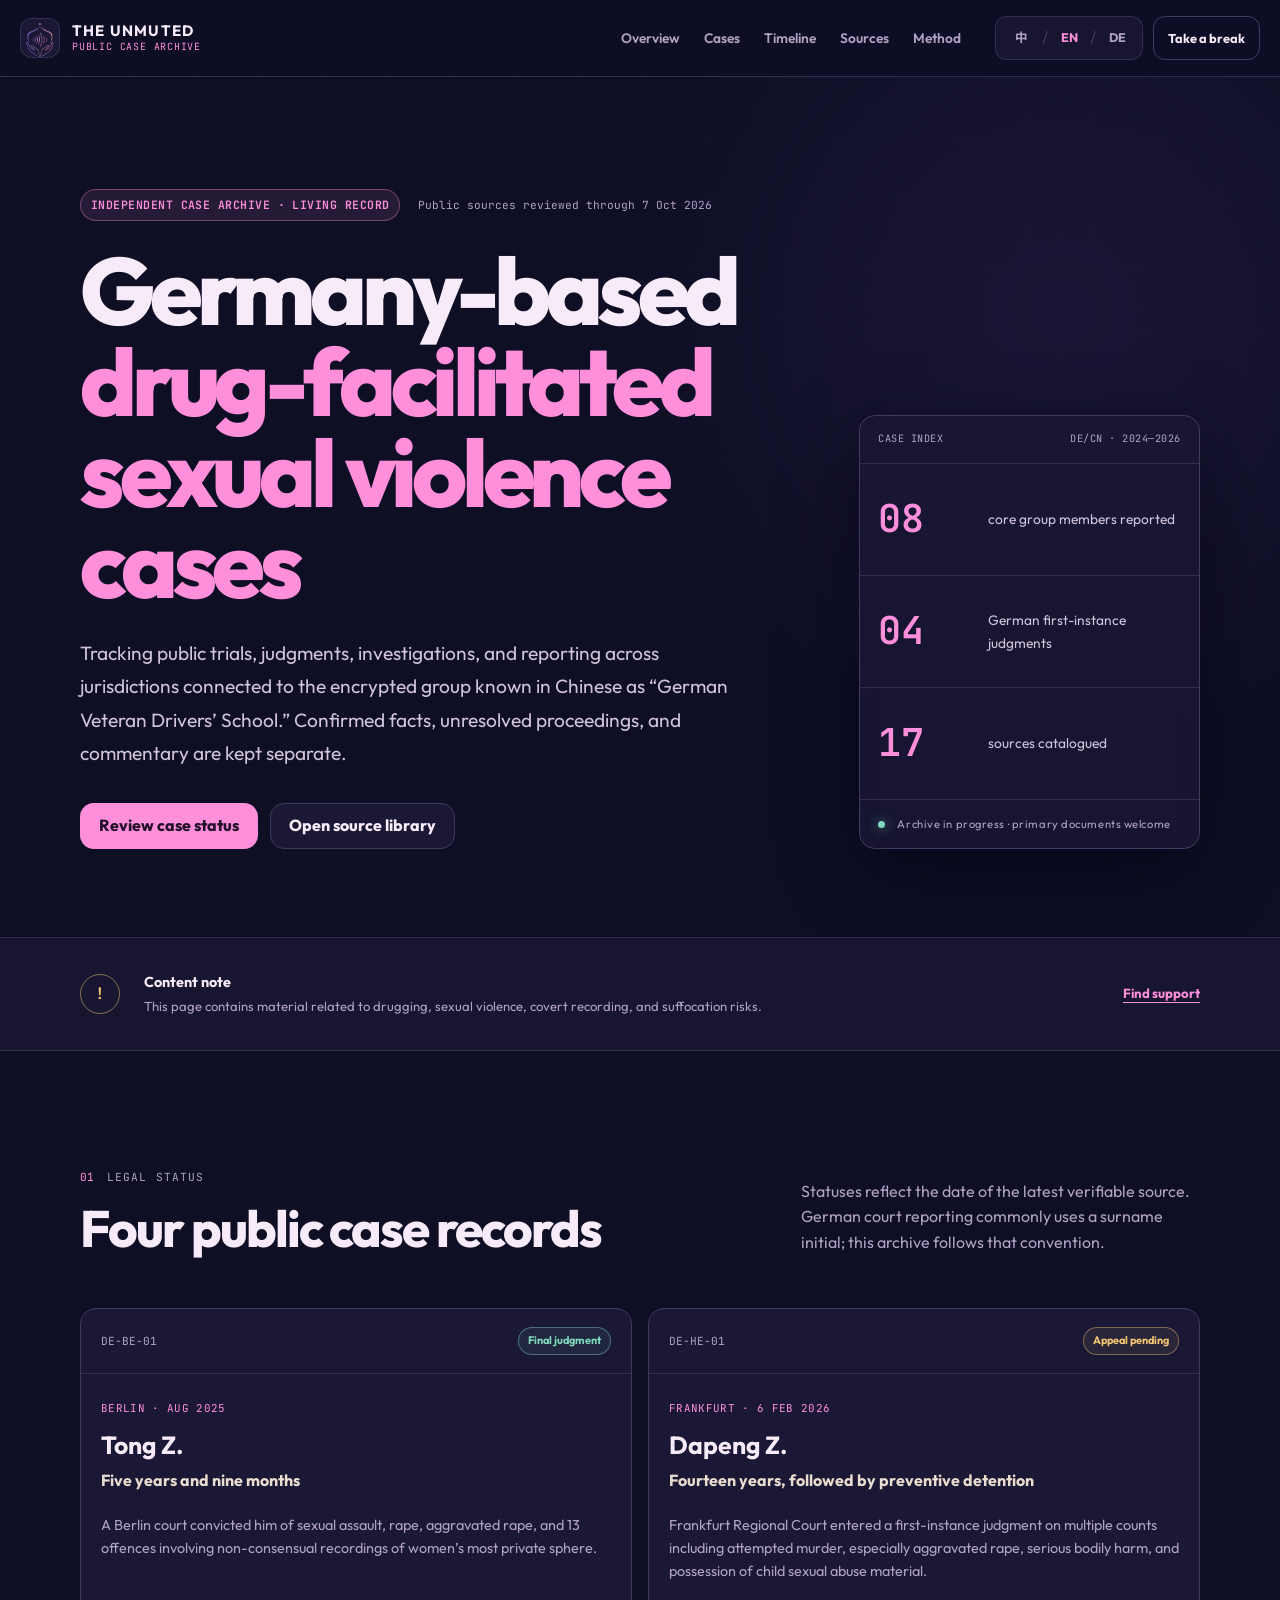
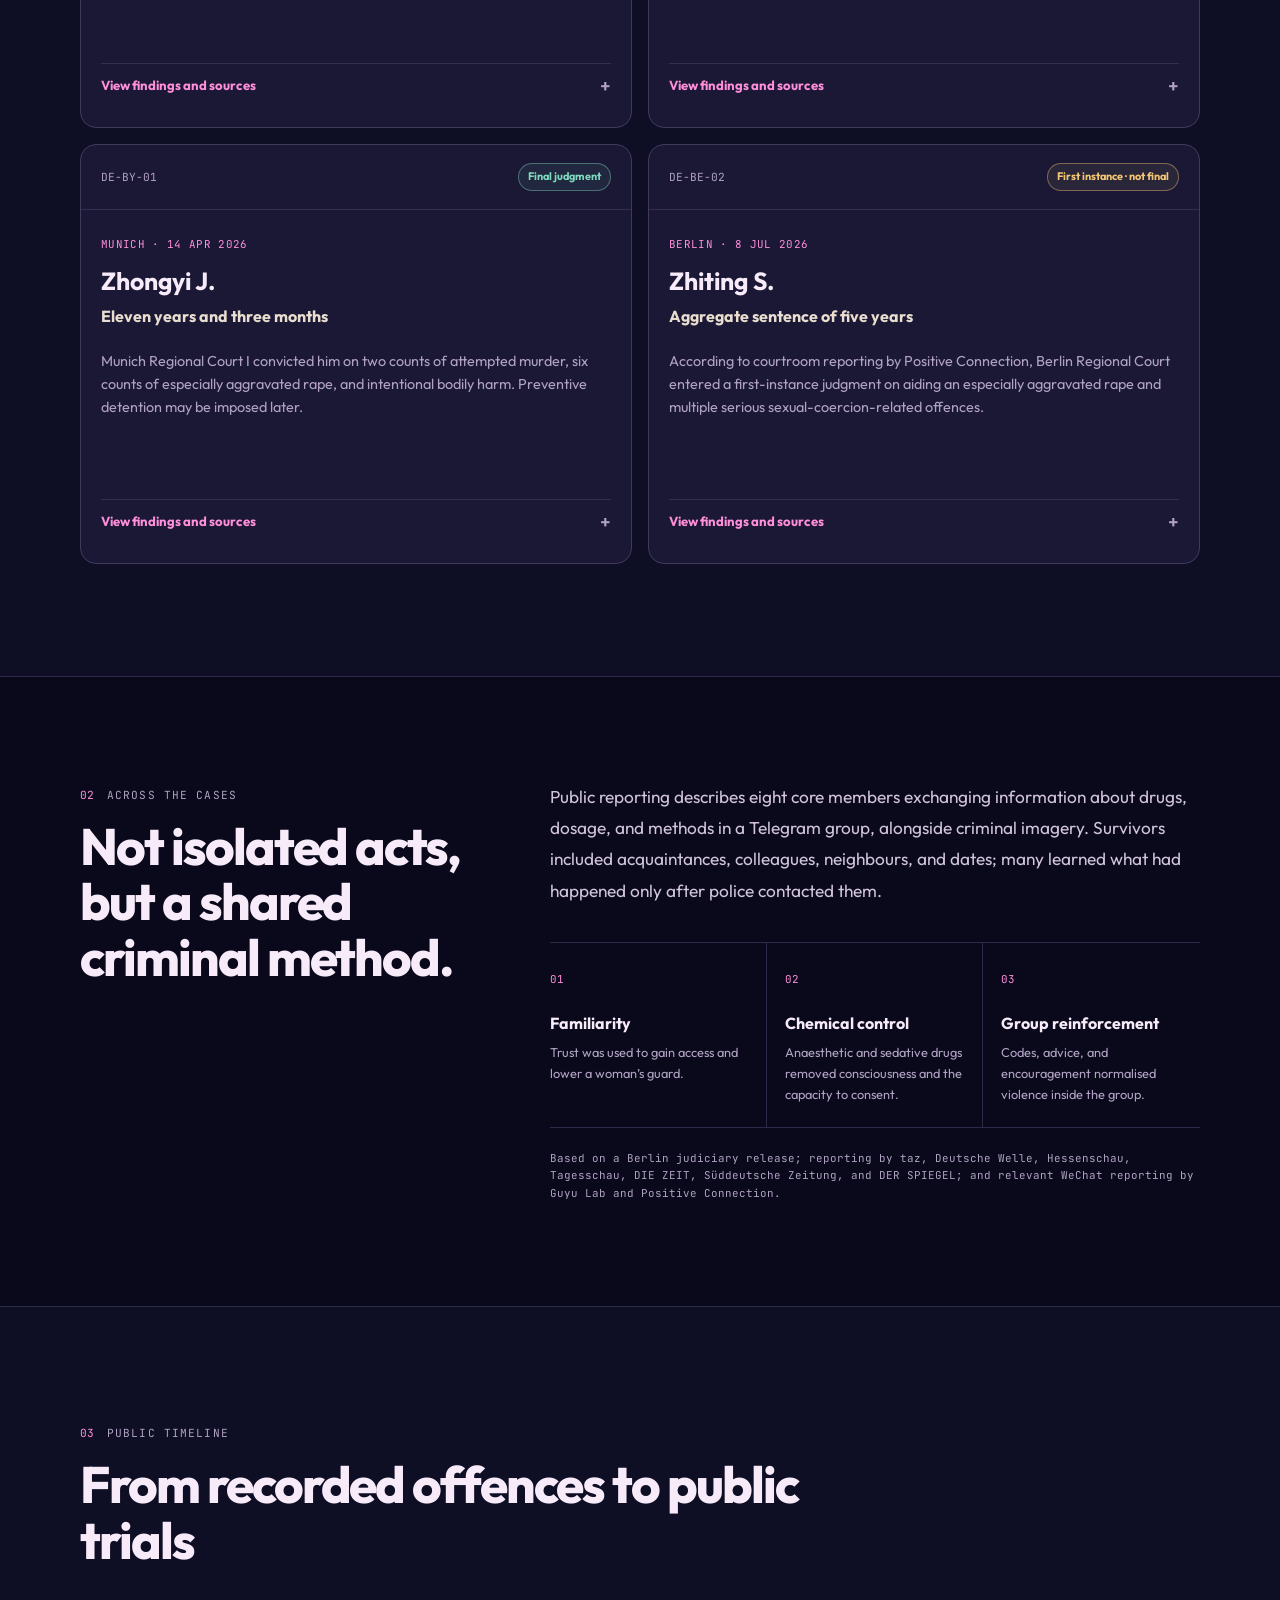
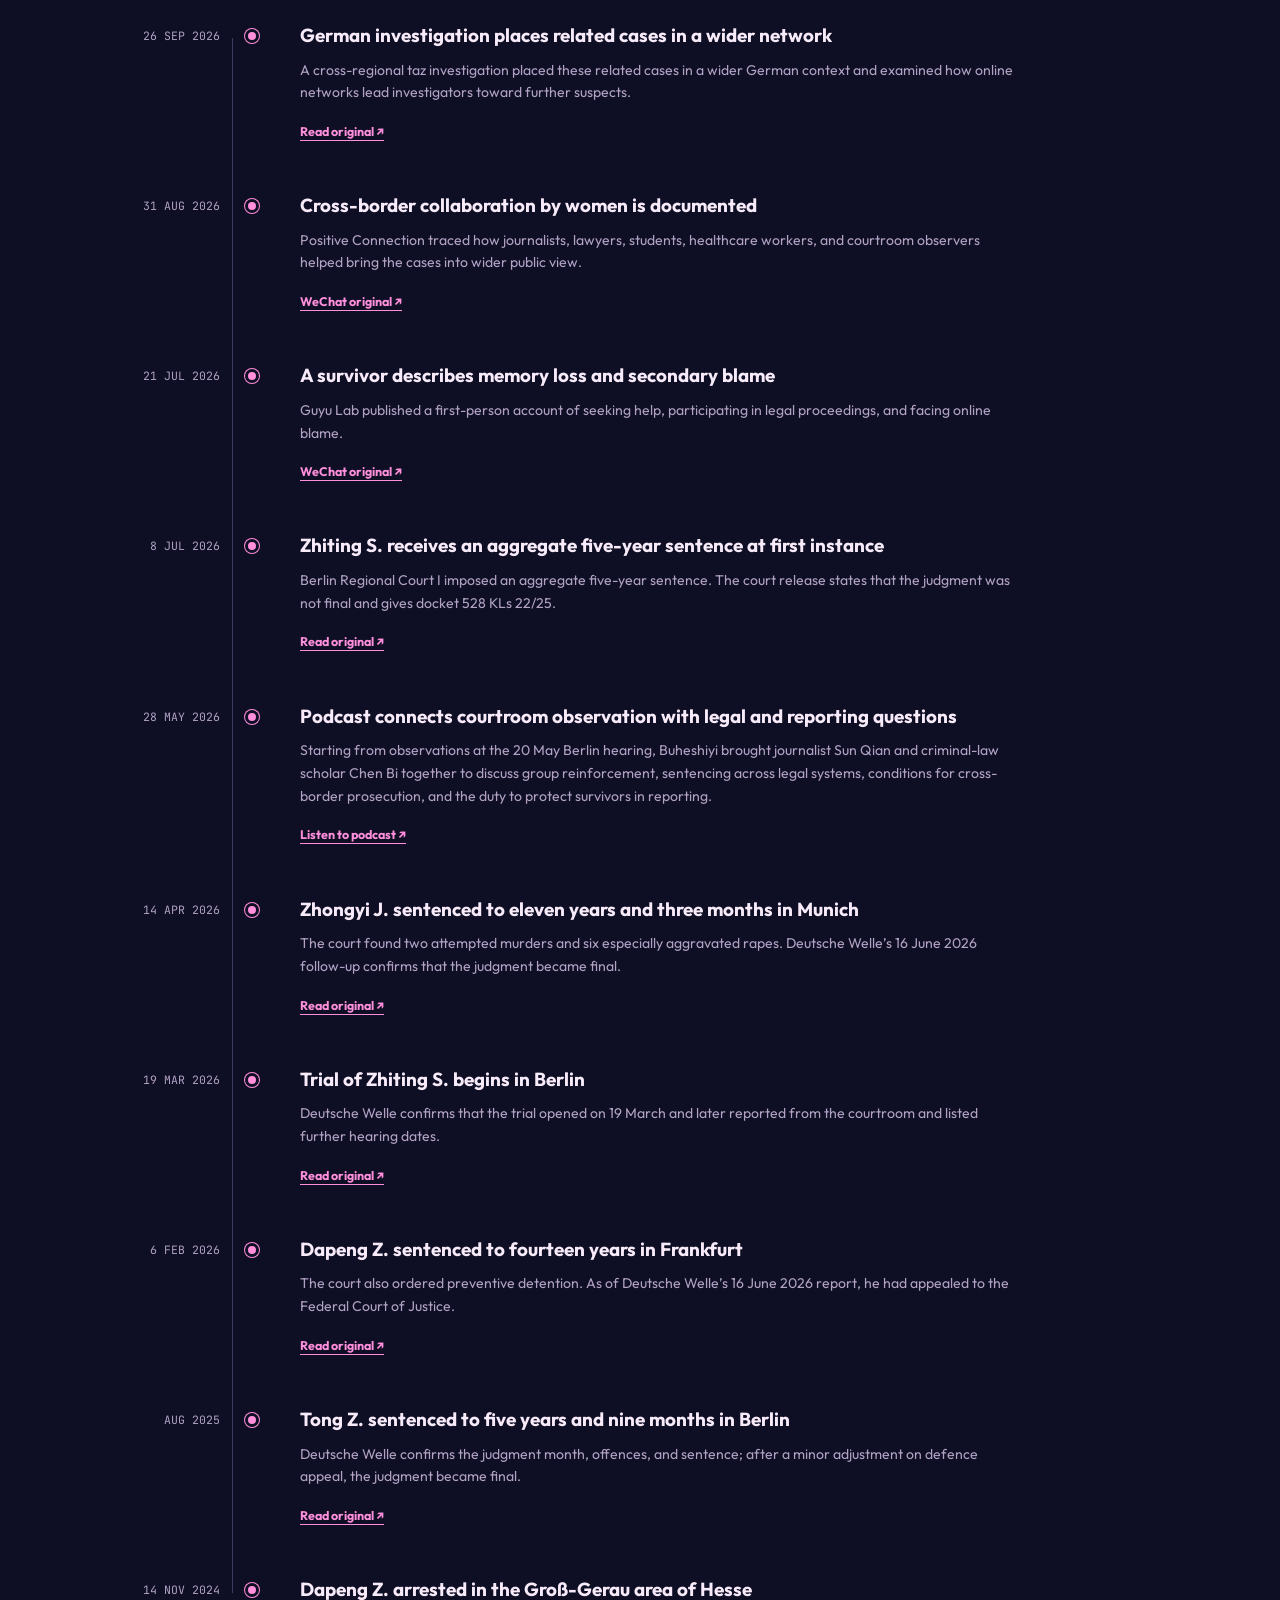
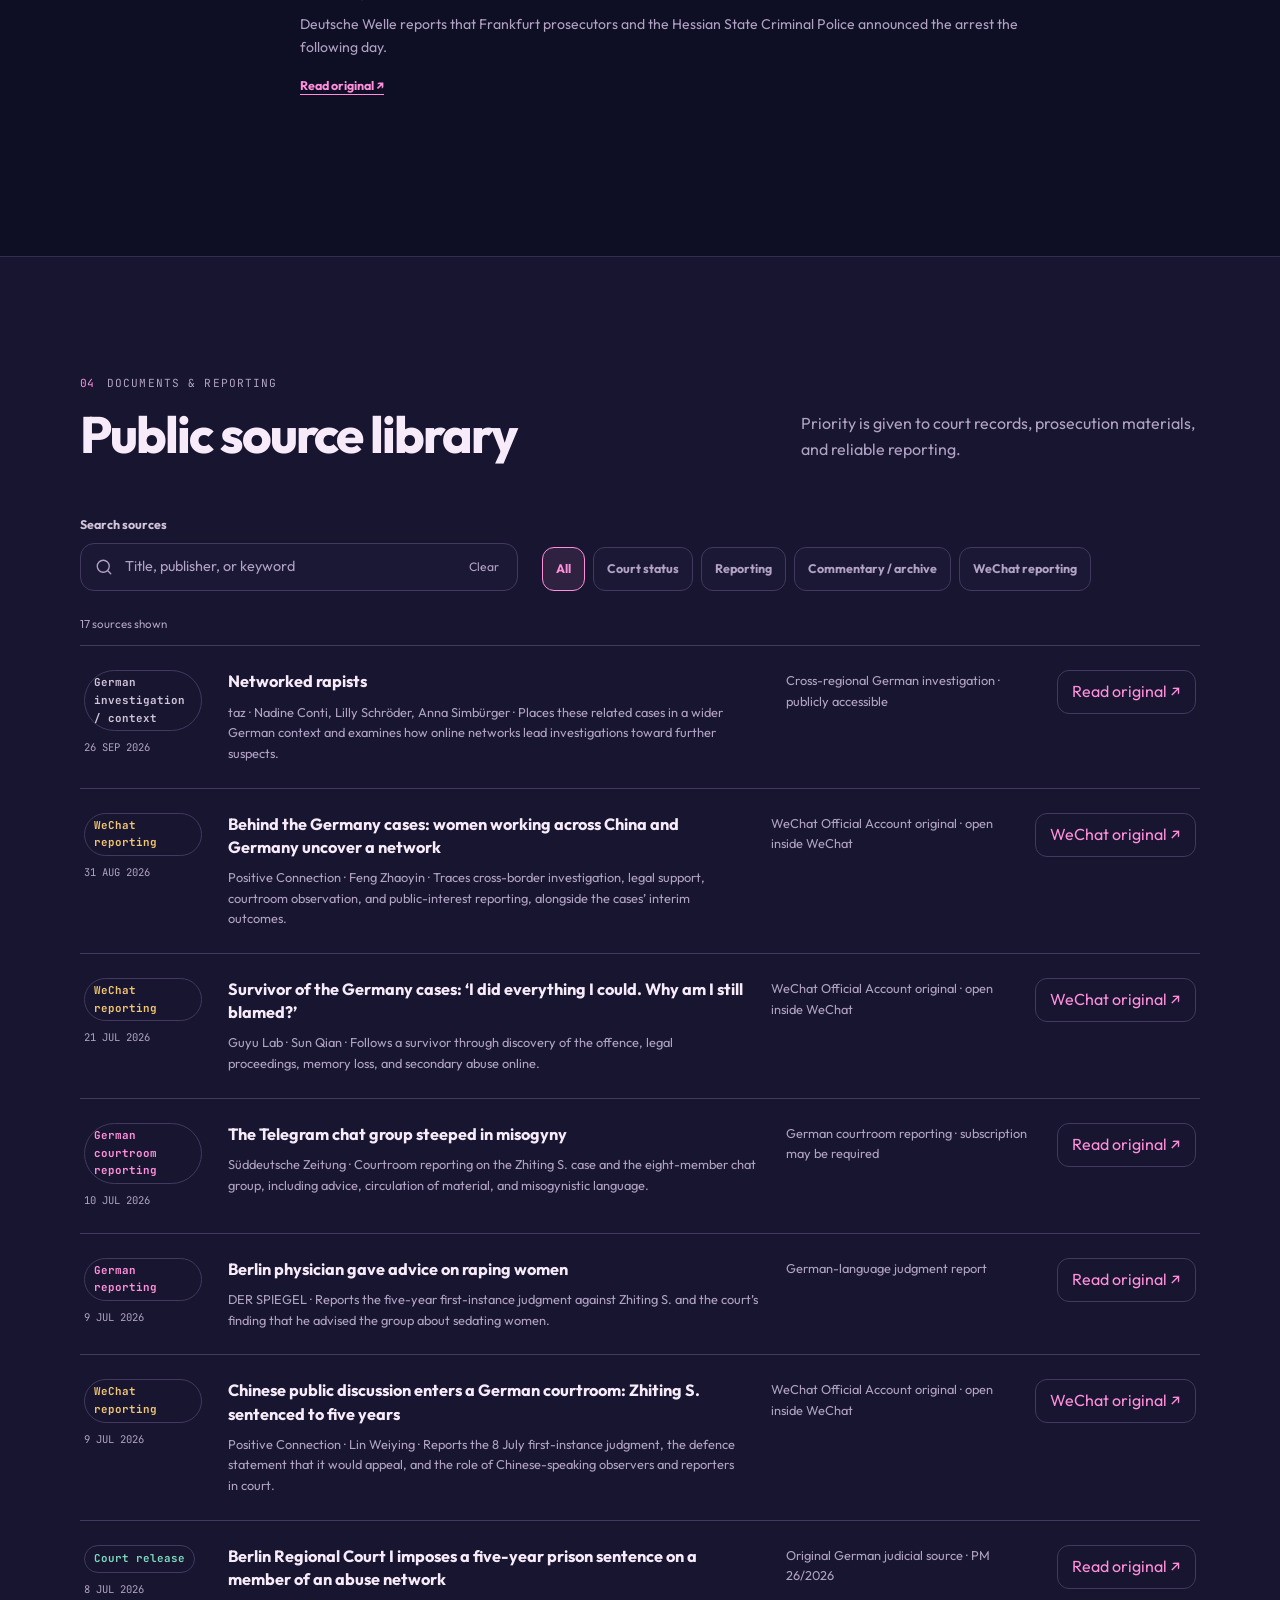
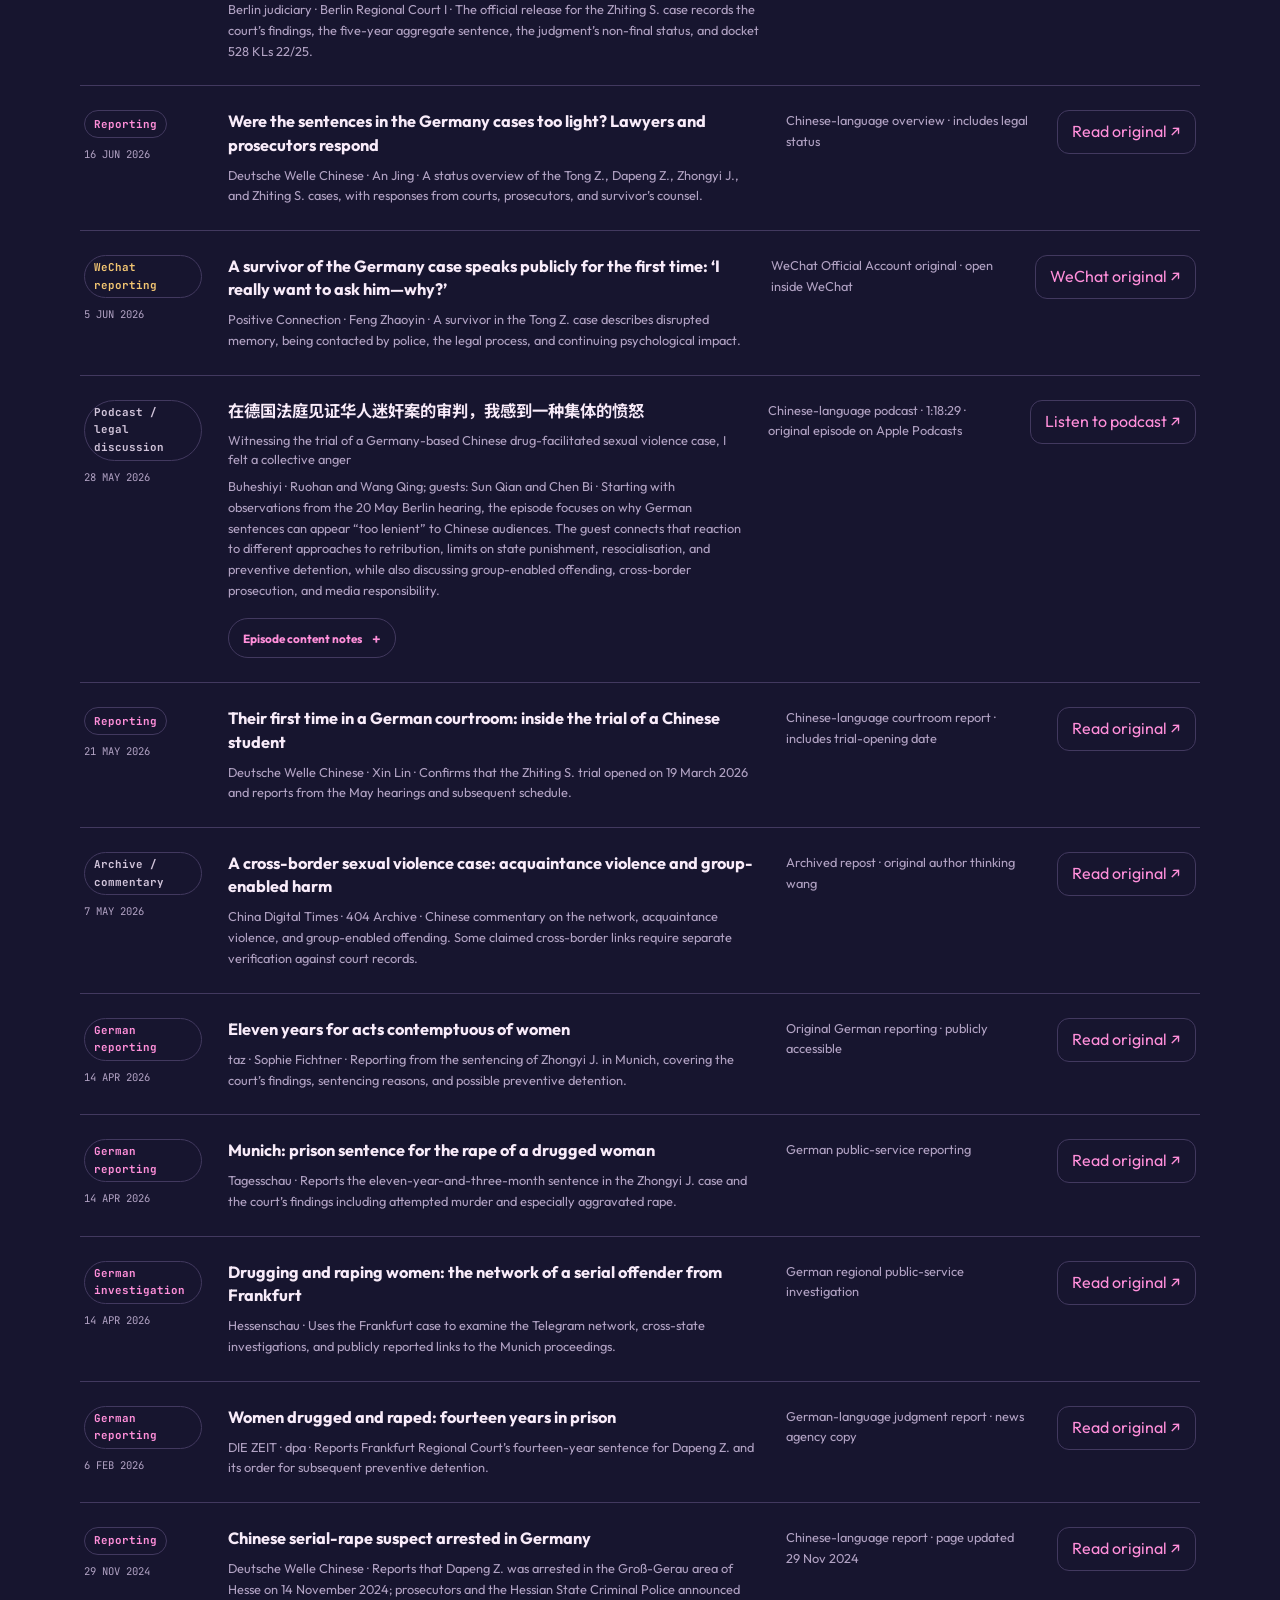
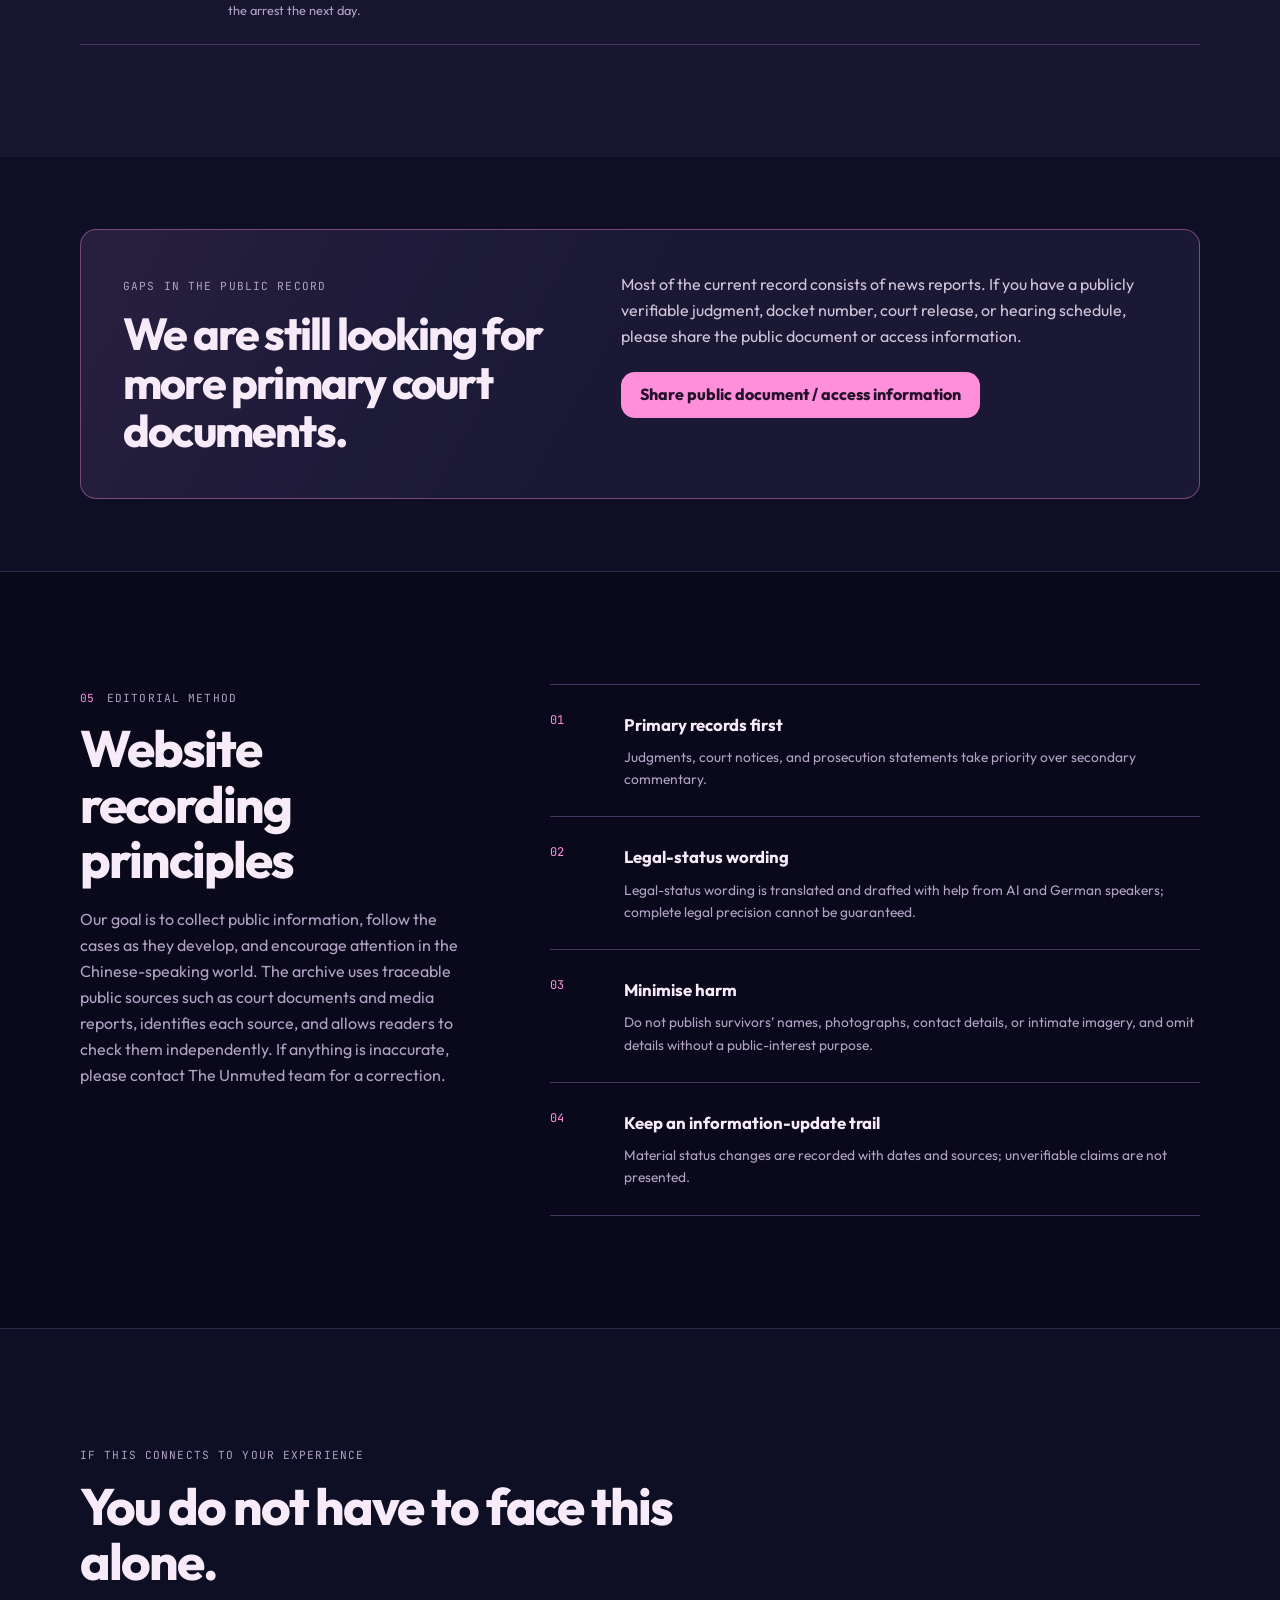
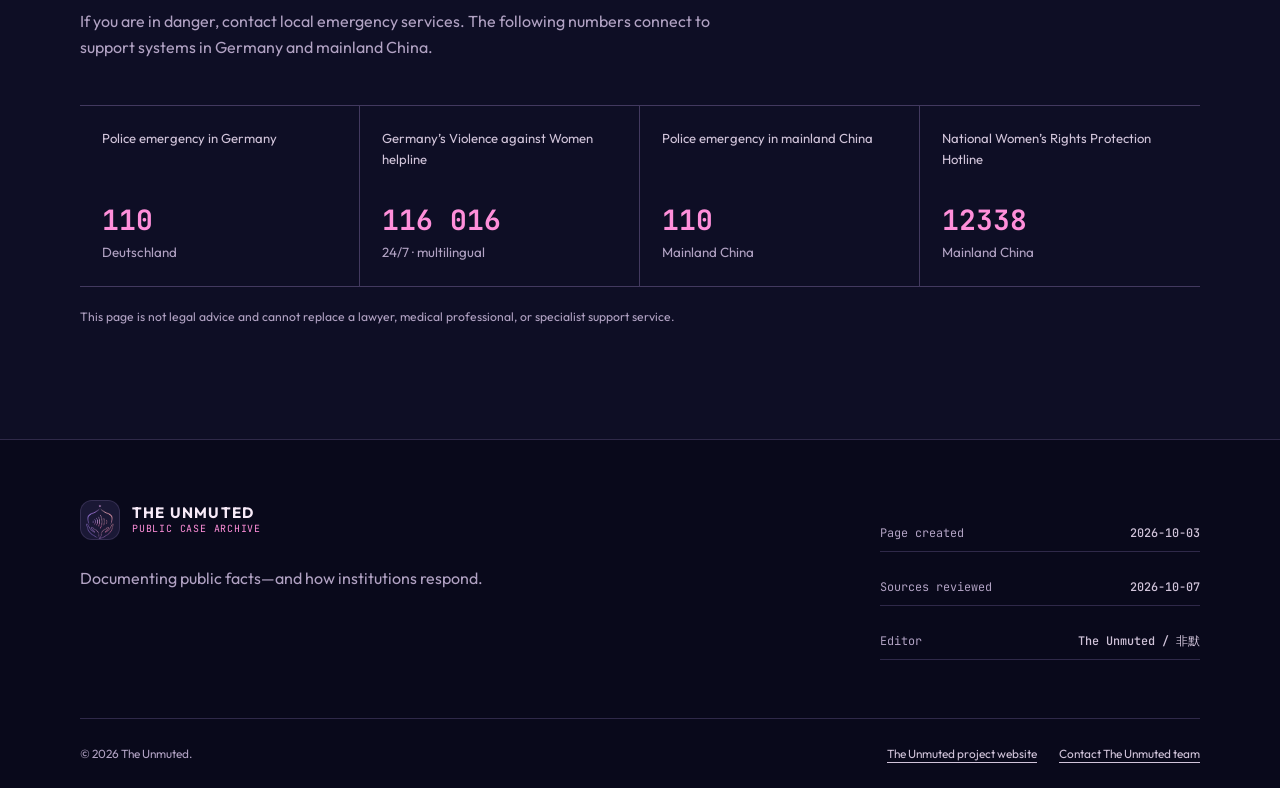
<file: case-archive/index.html>
<!DOCTYPE html>
<html lang="zh-CN" data-language="zh">
<head>
  <meta charset="UTF-8" />
  <meta name="viewport" content="width=device-width, initial-scale=1.0" />
  <meta name="theme-color" content="#0e0e25" />
  <meta name="description" content="非默独立案件档案：持续整理德国华人下药性侵案件的公开庭审记录、判决进展与媒体报道。" />
  <title>德国华人下药性侵案件档案｜非默</title>
  <link rel="preconnect" href="https://fonts.googleapis.com" />
  <link rel="preconnect" href="https://fonts.gstatic.com" crossorigin />
  <link href="https://fonts.googleapis.com/css2?family=JetBrains+Mono:wght@500;600&amp;family=Noto+Sans+SC:wght@300;400;500;600;700;800;900&amp;family=Outfit:wght@300;400;500;600;700;800;900&amp;display=swap" rel="stylesheet" />
  <link rel="stylesheet" href="archive.css" />
  <script src="archive.js" defer></script>
</head>
<body>
  <a class="skip-link" href="#main-content" data-i18n="skipLink">跳到主要内容</a>

  <header class="site-header">
    <div class="header-inner">
      <a class="brand" href="../" aria-label="返回非默官网" data-i18n-aria="homeAria">
        <img src="../mark.png" width="40" height="40" alt="" />
        <span>
          <strong data-i18n="brandName">非默</strong>
          <small data-i18n="archiveLabel">PUBLIC CASE ARCHIVE · 公共案件档案</small>
        </span>
      </a>

      <nav class="archive-nav" aria-label="案件档案导航" data-i18n-aria="navAria">
        <a href="#overview" data-i18n="navOverview">概览</a>
        <a href="#cases" data-i18n="navCases">案件</a>
        <a href="#timeline" data-i18n="navTimeline">时间线</a>
        <a href="#sources" data-i18n="navSources">资料库</a>
        <a href="#method" data-i18n="navMethod">核验方法</a>
      </nav>

      <div class="header-actions">
        <div class="language-switcher" role="group" aria-label="选择网站语言" data-i18n-aria="languageLabel">
          <button type="button" data-language-option="zh" aria-pressed="true">中</button>
          <span aria-hidden="true">/</span>
          <button type="button" data-language-option="en" aria-pressed="false">EN</button>
          <span aria-hidden="true">/</span>
          <button type="button" data-language-option="de" aria-pressed="false">DE</button>
        </div>
        <a class="quick-exit" href="https://www.crazygames.com/t/relaxing" target="_blank" rel="noopener noreferrer" data-i18n="quickExit">Take a break</a>
      </div>
    </div>
  </header>

  <main id="main-content">
    <section class="hero" id="overview" aria-labelledby="page-title">
      <div class="hero-grid" aria-hidden="true"></div>
      <div class="section-shell hero-inner">
        <div class="hero-copy">
          <div class="eyebrow-row">
            <span class="eyebrow" data-i18n="heroEyebrow">独立案件档案 · 持续更新</span>
            <span class="verification-date" data-i18n="sourceCutoff">公开资料核验截至 2026-10-07</span>
          </div>
          <h1 id="page-title" data-i18n-html="heroTitle">德国华人<br /><em>下药性侵<br />案件档案</em></h1>
          <p class="hero-deck" data-i18n="heroDeck">追踪多个司法辖区内，与加密群组“德国老司机驾校”相关的公开庭审、判决、调查与报道。我们把已确认事实、未决指控和媒体评论分开呈现。</p>
          <div class="hero-actions">
            <a class="button button-primary" href="#cases" data-i18n="readCases">查看案件进展</a>
            <a class="button button-secondary" href="#sources" data-i18n="openSources">打开资料库</a>
          </div>
        </div>

        <aside class="hero-index" aria-label="档案摘要" data-i18n-aria="summaryAria">
          <div class="index-topline">
            <span data-i18n="caseIndex">CASE INDEX</span>
            <span>DE/CN · 2024—2026</span>
          </div>
          <dl class="index-stats">
            <div>
              <dt>08</dt>
              <dd data-i18n="statMembers">核心群组成员（公开报道）</dd>
            </div>
            <div>
              <dt>04</dt>
              <dd data-i18n="statVerdicts">德国法院一审判决</dd>
            </div>
            <div>
              <dt>17</dt>
              <dd data-i18n="statSources">已收录来源链接</dd>
            </div>
          </dl>
          <div class="index-status">
            <span class="status-dot" aria-hidden="true"></span>
            <span data-i18n="indexStatus">档案正在建立 · 欢迎补充原始文书</span>
          </div>
        </aside>
      </div>
    </section>

    <section class="content-note" aria-labelledby="content-note-title">
      <div class="section-shell note-inner">
        <div class="note-marker" aria-hidden="true">!</div>
        <div>
          <h2 id="content-note-title" data-i18n="contentNoteTitle">内容提示</h2>
          <p data-i18n="contentNoteBody">本页涉及下药、性暴力、偷拍与窒息风险相关内容。</p>
        </div>
        <a href="#support" data-i18n="findSupport">寻找支持</a>
      </div>
    </section>

    <section class="case-section" id="cases" aria-labelledby="cases-title">
      <div class="section-shell">
        <div class="section-heading split-heading">
          <div>
            <span class="section-number">01</span>
            <span class="section-kicker" data-i18n="casesKicker">司法进展</span>
            <h2 id="cases-title" data-i18n="casesTitle">四条公开案件记录</h2>
          </div>
          <p data-i18n="casesLead">状态以可核验来源的报道日期为准。德国法院公开报道通常使用姓氏首字母，本页沿用这一做法。</p>
        </div>
        <div class="case-grid" id="case-grid"></div>
      </div>
    </section>

    <section class="network-section" aria-labelledby="network-title">
      <div class="section-shell network-layout">
        <div class="network-heading">
          <span class="section-number">02</span>
          <span class="section-kicker" data-i18n="networkKicker">案件之间</span>
          <h2 id="network-title" data-i18n="networkTitle">并非孤立事件，而是一套被分享的方法。</h2>
        </div>
        <div class="network-copy">
          <p class="network-lead" data-i18n="networkLead">公开报道显示，八名核心成员在 Telegram 群组中交流药物、剂量与实施方式，并分享犯罪影像。多名受害者是熟人、同事、邻居或约会对象；不少人直到警方联系后才知道自己曾遭受侵害。</p>
          <div class="network-facts">
            <article>
              <span>01</span>
              <h3 data-i18n="networkFact1Title">熟人关系</h3>
              <p data-i18n="networkFact1Body">信任被当作接近受害者和降低警觉的工具。</p>
            </article>
            <article>
              <span>02</span>
              <h3 data-i18n="networkFact2Title">化学控制</h3>
              <p data-i18n="networkFact2Body">麻醉与镇静药物被用于剥夺意识与同意能力。</p>
            </article>
            <article>
              <span>03</span>
              <h3 data-i18n="networkFact3Title">群体强化</h3>
              <p data-i18n="networkFact3Body">暗语、经验交换与互相鼓励让暴力被常态化。</p>
            </article>
          </div>
          <p class="attribution" data-i18n="networkAttribution">依据：taz（2026-04-14）、德国之声（2026-06-16），以及谷雨实验室与《正面连接》公众号相关报道。</p>
        </div>
      </div>
    </section>

    <section class="timeline-section" id="timeline" aria-labelledby="timeline-title">
      <div class="section-shell">
        <div class="section-heading">
          <span class="section-number">03</span>
          <span class="section-kicker" data-i18n="timelineKicker">公开时间线</span>
          <h2 id="timeline-title" data-i18n="timelineTitle">从被记录的犯罪到公开审判</h2>
        </div>
        <ol class="timeline" id="timeline-list"></ol>
      </div>
    </section>

    <section class="source-section" id="sources" aria-labelledby="sources-title">
      <div class="section-shell">
        <div class="section-heading split-heading source-heading">
          <div>
            <span class="section-number">04</span>
            <span class="section-kicker" data-i18n="sourcesKicker">文书与报道</span>
          <h2 id="sources-title" data-i18n="sourcesTitle">公开资料库</h2>
          </div>
          <p data-i18n="sourcesLead">优先收录法院文书、检方材料与可靠媒体报道。</p>
        </div>

        <div class="source-tools">
          <div class="search-field">
            <label for="source-search" data-i18n="searchLabel">搜索资料</label>
            <div class="search-control">
              <svg viewBox="0 0 24 24" width="18" height="18" aria-hidden="true"><path d="m21 21-4.35-4.35m2.35-5.65a8 8 0 1 1-16 0 8 8 0 0 1 16 0Z" fill="none" stroke="currentColor" stroke-width="1.8" stroke-linecap="round" /></svg>
              <input id="source-search" type="search" autocomplete="off" placeholder="标题、来源或关键词" data-i18n-placeholder="searchPlaceholder" />
              <button class="clear-search" id="clear-search" type="button" data-i18n="clearSearch">清除</button>
            </div>
          </div>
          <div class="filter-group" aria-label="按资料类型筛选" data-i18n-aria="filterAria">
            <button type="button" data-filter="all" aria-pressed="true" data-i18n="filterAll">全部</button>
            <button type="button" data-filter="court" aria-pressed="false" data-i18n="filterCourt">司法进展</button>
            <button type="button" data-filter="media" aria-pressed="false" data-i18n="filterMedia">媒体报道</button>
            <button type="button" data-filter="commentary" aria-pressed="false" data-i18n="filterCommentary">评论 / 存档</button>
            <button type="button" data-filter="wechat" aria-pressed="false" data-i18n="filterWechat">公众号报道</button>
          </div>
        </div>

        <div class="results-meta">
          <p id="results-count" role="status" aria-live="polite"></p>
        </div>
        <div class="source-list" id="source-list"></div>
        <div class="empty-state" id="empty-state" hidden>
          <span aria-hidden="true">00</span>
          <h3 data-i18n="emptyTitle">没有匹配的资料</h3>
          <p data-i18n="emptyBody">换一个关键词，或清除当前筛选条件。</p>
          <button class="button button-secondary" id="reset-filters" type="button" data-i18n="resetFilters">显示全部资料</button>
        </div>
      </div>
    </section>

    <section class="gap-section" aria-labelledby="gap-title">
      <div class="section-shell gap-panel">
        <div>
          <span class="section-kicker" data-i18n="gapKicker">公开记录缺口</span>
          <h2 id="gap-title" data-i18n="gapTitle">我们仍在寻找原始法院文书。</h2>
        </div>
        <div>
          <p data-i18n="gapBody">目前收录材料主要是新闻报道。若妳持有可公开核验的判决书、案号、法院新闻稿或庭审日程，请分享公开文件或获取方式。</p>
          <a class="button button-primary" href="mailto:theunmuted@163.com?subject=Germany%20case%20archive%20source" data-i18n="submitSource">分享公开文件/获取方式</a>
        </div>
      </div>
    </section>

    <section class="method-section" id="method" aria-labelledby="method-title">
      <div class="section-shell method-layout">
        <div class="section-heading method-heading">
          <span class="section-number">05</span>
          <span class="section-kicker" data-i18n="methodKicker">编辑与核验</span>
          <h2 id="method-title" data-i18n="methodTitle">网站记录原则</h2>
          <p data-i18n="methodLead">我们的目标是收集公开信息、持续跟踪案件发展，呼吁中文世界的关注。网站内容都来自公开的法院文书、媒体报道等可追溯来源，同时标明出处，读者可以自行核对。如有不实之处，欢迎联系非默团队进行更正。</p>
        </div>
        <ol class="method-list">
          <li>
            <span>01</span>
            <div><h3 data-i18n="method1Title">原始文书优先</h3><p data-i18n="method1Body">判决书、法院公告、检方说明优先于二手评论。</p></div>
          </li>
          <li>
            <span>02</span>
            <div><h3 data-i18n="method2Title">法律状态说明</h3><p data-i18n="method2Body">通过 AI 和德语使用者协助翻译、书写法律状态，不能保证法律用语完全准确。</p></div>
          </li>
          <li>
            <span>03</span>
            <div><h3 data-i18n="method3Title">最小化伤害</h3><p data-i18n="method3Body">不公开受害者姓名、照片、联系方式或私密影像；不复述与公共利益无关的细节。</p></div>
          </li>
          <li>
            <span>04</span>
            <div><h3 data-i18n="method4Title">保留信息更新轨迹</h3><p data-i18n="method4Body">重要状态变化会持续记录日期与来源，不展示无法核验的说法。</p></div>
          </li>
        </ol>
      </div>
    </section>

    <section class="support-section" id="support" aria-labelledby="support-title">
      <div class="section-shell">
        <div class="support-heading">
          <span class="section-kicker" data-i18n="supportKicker">如果这与妳有关</span>
          <h2 id="support-title" data-i18n="supportTitle">妳不需要独自面对。</h2>
          <p data-i18n="supportLead">如妳处于危险中，请联系当地紧急服务。以下为德国和中国大陆的支持号码。</p>
        </div>
        <div class="support-grid">
          <a href="tel:110"><span data-i18n="germanyEmergency">德国警察紧急电话</span><strong>110</strong><small>Deutschland</small></a>
          <a href="tel:116016"><span data-i18n="germanyHelpline">德国反暴力女性援助热线</span><strong>116 016</strong><small data-i18n="germanyHelplineMeta">24/7 · 多语言</small></a>
          <a href="tel:110"><span data-i18n="chinaEmergency">中国大陆报警电话</span><strong>110</strong><small data-i18n="chinaMainland">中国大陆</small></a>
          <a href="tel:12338"><span data-i18n="chinaHelpline">全国妇女维权公益服务热线</span><strong>12338</strong><small data-i18n="chinaMainland">中国大陆</small></a>
        </div>
        <p class="support-disclaimer" data-i18n="supportDisclaimer">本页不提供法律意见，也不能替代律师、医疗人员或专业支持机构。</p>
      </div>
    </section>
  </main>

  <footer class="archive-footer">
    <div class="section-shell footer-main">
      <div>
        <a class="brand footer-brand" href="../">
          <img src="../mark.png" width="40" height="40" alt="" />
          <span><strong data-i18n="brandName">非默</strong><small data-i18n="archiveLabel">PUBLIC CASE ARCHIVE · 公共案件档案</small></span>
        </a>
        <p data-i18n="footerMission">记录公开事实，也记录制度如何回应。</p>
      </div>
      <div class="footer-meta">
        <p><span data-i18n="pageCreated">页面建立</span><strong>2026-10-03</strong></p>
        <p><span data-i18n="sourceReview">来源复核</span><strong>2026-10-07</strong></p>
        <p><span data-i18n="editor">编辑</span><strong>The Unmuted / 非默</strong></p>
      </div>
    </div>
    <div class="section-shell footer-bottom">
      <span>© 2026 The Unmuted.</span>
      <div>
        <a href="../" data-i18n="backHome">非默项目官网</a>
        <a href="mailto:theunmuted@163.com" data-i18n="contactEditor">联系非默团队</a>
      </div>
    </div>
  </footer>
</body>
</html>
</file>
<file: theme.css>
:root {
  color-scheme: dark;
  --background: #0e0e25;
  --surface: #1a1835;
  --surface-raised: #211d3f;
  --surface-soft: #17152f;
  --foreground: #f8ebf9;
  --muted: #b1a2c3;
  --muted-strong: #d1c4da;
  --primary: #ff8fda;
  --primary-hover: #ffa2e1;
  --primary-ink: #24112b;
  --primary-soft: rgba(255, 143, 218, 0.1);
  --violet-accent: #a879ff;
  --border: #42395f;
  --border-soft: rgba(66, 57, 95, 0.68);
  --focus-ring: #ff8fda;
  --success: #7ed8bd;
  --danger: #ff7c9f;
  --shadow-panel: 0 24px 80px rgba(3, 3, 17, 0.48);
  --shadow-glow: 0 0 36px rgba(255, 143, 218, 0.16);
  --radius: 1rem;
  --radius-sm: 0.75rem;
  --radius-lg: 1.5rem;
  --rose: var(--primary);
  --rose-mid: var(--primary-hover);
  --rose-light: var(--primary-soft);
  --violet: var(--violet-accent);
  --violet-mid: #c3a8ff;
  --violet-light: rgba(168, 121, 255, 0.12);
  --amber: var(--primary);
  --amber-light: var(--primary-soft);
  --teal: var(--primary);
  --teal-light: var(--primary-soft);
  --sky: var(--primary);
  --sky-light: var(--primary-soft);
  --navy: var(--foreground);
  --gray-700: var(--foreground);
  --gray-500: var(--muted);
  --gray-200: var(--border);
  --gray-100: var(--surface-raised);
  --bg: var(--background);
  --white: var(--surface);
  --shadow-sm: none;
  --shadow-md: var(--shadow-panel);
  --shadow-lg: var(--shadow-panel);
}

html {
  background: var(--background);
  scroll-padding-top: 76px;
}

body {
  min-width: 320px;
  background:
    radial-gradient(circle at 82% 4%, rgba(168, 121, 255, 0.08), transparent 26rem),
    var(--background);
  color: var(--foreground);
  font-family: "Outfit", "Noto Sans SC", system-ui, sans-serif;
  font-size: 1.0625rem;
  line-height: 1.68;
}

::selection {
  background: rgba(255, 143, 218, 0.28);
  color: var(--foreground);
}

a,
button {
  -webkit-tap-highlight-color: transparent;
}

a:focus-visible,
button:focus-visible {
  outline: 3px solid var(--focus-ring);
  outline-offset: 3px;
}

nav {
  padding: 0 2rem;
  background: rgba(14, 14, 37, 0.86);
  border-bottom: 1px solid var(--border-soft);
  backdrop-filter: blur(18px);
}

.nav-inner {
  max-width: 1120px;
  height: 72px;
}

.nav-logo {
  min-height: 44px;
  gap: 0.75rem;
}

.nav-mark,
.footer-mark {
  background: var(--surface);
  border: 1px solid var(--border-soft);
  box-shadow: 0 0 20px rgba(255, 143, 218, 0.08);
}

.nav-mark,
.nav-mark img {
  width: 40px;
  height: 40px;
  border-radius: 12px;
}

.nav-name {
  color: var(--foreground);
  font-size: 0.9rem;
  font-weight: 800;
  letter-spacing: 0.08em;
}

.nav-name span {
  color: var(--primary);
  font-size: 0.68rem;
  font-weight: 600;
  letter-spacing: 0.14em;
}

.nav-right {
  gap: 0.5rem;
}

.nav-link {
  min-height: 44px;
  display: inline-flex;
  align-items: center;
  padding: 0 0.75rem;
  border-radius: 10px;
  color: var(--muted);
  font-weight: 600;
  transition: color 100ms ease-out, background-color 100ms ease-out;
}

.btn-primary,
.btn-hero,
.btn-white {
  min-height: 44px;
  justify-content: center;
  border: 1px solid transparent;
  border-radius: 14px;
  background: var(--primary);
  color: var(--primary-ink);
  box-shadow: 0 0 24px rgba(255, 143, 218, 0.22);
  font-weight: 800;
  transition: background-color 100ms ease-out, transform 100ms ease-out, box-shadow 100ms ease-out;
}

.btn-primary {
  padding: 0.6rem 1.1rem;
}

.btn-hero,
.btn-white {
  padding: 0.85rem 1.5rem;
}

.btn-outline,
.btn-hero-outline,
.btn-white-outline {
  min-height: 44px;
  justify-content: center;
  border: 1px solid var(--border);
  border-radius: 14px;
  background: rgba(26, 24, 53, 0.76);
  color: var(--foreground);
  box-shadow: none;
  font-weight: 700;
  backdrop-filter: blur(12px);
  transition: border-color 100ms ease-out, background-color 100ms ease-out, transform 100ms ease-out;
}

.btn-hero-outline,
.btn-white-outline {
  padding: 0.85rem 1.5rem;
}

.hero {
  position: relative;
  min-height: 620px;
  padding: 3.25rem 2rem 3.5rem;
  background:
    radial-gradient(circle at 72% 42%, rgba(255, 143, 218, 0.13), transparent 19rem),
    radial-gradient(circle at 82% 32%, rgba(168, 121, 255, 0.12), transparent 30rem),
    linear-gradient(180deg, rgba(26, 24, 53, 0.5), rgba(14, 14, 37, 0) 62%);
  border-bottom: 1px solid var(--border-soft);
  overflow: hidden;
}

.hero::before {
  content: "";
  position: absolute;
  inset: 0;
  background-image:
    linear-gradient(rgba(255, 255, 255, 0.018) 1px, transparent 1px),
    linear-gradient(90deg, rgba(255, 255, 255, 0.018) 1px, transparent 1px);
  background-size: 56px 56px;
  mask-image: linear-gradient(to bottom, black, transparent 80%);
  pointer-events: none;
}

.hero-inner,
.section-inner,
.stats-inner,
.footer-inner {
  max-width: 1120px;
}

.hero-inner {
  position: relative;
  z-index: 1;
  grid-template-columns: minmax(0, 1fr) 400px;
  gap: 2.5rem;
}

.hero-badge {
  margin-bottom: 1.25rem;
  padding: 0.48rem 0.85rem;
  border: 1px solid rgba(255, 143, 218, 0.36);
  background: var(--primary-soft);
  color: var(--primary);
  box-shadow: none;
  font-size: 0.75rem;
  font-weight: 700;
  letter-spacing: 0.04em;
}

.hero-badge-dot {
  background: var(--primary);
  box-shadow: 0 0 10px rgba(255, 143, 218, 0.7);
}

.hero h1 {
  max-width: 720px;
  margin-bottom: 1.25rem;
  color: var(--foreground);
  font-size: clamp(3.25rem, 6.2vw, 5.4rem);
  font-weight: 800;
  line-height: 0.98;
  letter-spacing: -0.045em;
}

.hero h1 em {
  background: linear-gradient(100deg, var(--primary) 5%, #ffc0df 50%, var(--violet-accent) 100%);
  background-clip: text;
  -webkit-background-clip: text;
  color: transparent;
}

.hero-sub {
  max-width: 640px;
  margin-bottom: 0;
  color: var(--muted);
  font-size: clamp(1.08rem, 1.8vw, 1.18rem);
  line-height: 1.72;
}

.hero-sub strong {
  color: var(--foreground);
  font-weight: 700;
}

/* Keeps the introduction on its own row, then places the complete CTA group
   to the left of the theme-song card. The layout stacks at phone widths. */
.hero-sub-row {
  display: grid;
  grid-template-columns: minmax(250px, 0.8fr) minmax(320px, 1.2fr);
  align-items: flex-start;
  gap: 1.25rem;
  margin-bottom: 1.25rem;
}

.hero-sub-row .hero-sub {
  grid-column: 1 / -1;
  min-width: 0;
}

.hero-sub-row .music-float {
  grid-column: 2;
  width: 100%;
  margin-top: 0;
  min-width: 0;
}

.hero-cta-group {
  grid-column: 1;
  display: flex;
  flex-direction: column;
  gap: 0.9rem;
  min-width: 0;
}

.hero-buttons {
  display: flex;
  gap: 0.75rem;
  flex-wrap: wrap;
}

.mission-origin-link {
  align-self: flex-start;
  border-color: var(--violet-accent);
  background: var(--violet-accent);
  color: var(--primary-ink);
  box-shadow: 0 0 24px rgba(168, 121, 255, 0.24);
}

.mission-origin-link:hover {
  border-color: var(--violet-mid);
  background: var(--violet-mid);
  color: var(--primary-ink);
  transform: translateY(-2px);
  box-shadow: 0 0 30px rgba(168, 121, 255, 0.32);
}

.hero-manifesto {
  max-width: 100%;
  color: var(--muted);
  font-size: clamp(0.92rem, 1.1vw, 1rem);
  font-weight: 500;
  line-height: 1.6;
}

.hero-sub-row .music-panel {
  position: static;
  left: auto;
  top: auto;
  width: 100%;
  max-width: none;
}

.hero-trust {
  align-items: flex-start;
  color: var(--muted);
  font-size: 0.9rem;
  line-height: 1.55;
}

.hero-trust-icons span {
  width: 30px;
  height: 30px;
  margin-left: -7px;
  border: 2px solid var(--background);
  background: var(--surface-raised);
  color: var(--primary);
  font-size: 0.72rem;
}

.phone-frame {
  width: 320px;
  height: 620px;
  overflow: hidden;
  border: 1px solid var(--border);
  border-radius: 32px;
  background: var(--background);
  box-shadow: var(--shadow-panel), var(--shadow-glow);
}

.phone-notch {
  display: none;
}

.phone-screen {
  display: flex;
  flex-direction: column;
  height: 100%;
  overflow: hidden;
  background:
    radial-gradient(circle at 50% 25%, rgba(255, 143, 218, 0.1), transparent 12rem),
    var(--background);
}

.phone-topbar {
  min-height: 58px;
  padding: 0.65rem 0.75rem;
  display: flex;
  align-items: center;
  justify-content: space-between;
  border-bottom: 1px solid var(--border-soft);
}

.phone-brand {
  display: flex;
  align-items: center;
  gap: 0.5rem;
}

.phone-brand img {
  width: 34px;
  height: 34px;
  border-radius: 10px;
  object-fit: cover;
}

.phone-brand div {
  display: flex;
  flex-direction: column;
}

.phone-brand strong {
  color: var(--foreground);
  font-size: 0.64rem;
  line-height: 1.2;
  letter-spacing: 0.08em;
}

.phone-brand span {
  color: var(--primary);
  font-size: 0.44rem;
  letter-spacing: 0.08em;
}

.phone-beta {
  padding: 0.2rem 0.5rem;
  border: 1px solid rgba(255, 143, 218, 0.38);
  border-radius: 999px;
  background: var(--primary-soft);
  color: var(--primary);
  font-size: 0.56rem;
  font-weight: 800;
  letter-spacing: 0.08em;
}

.phone-body {
  min-height: 0;
  flex: 1;
  padding: 2rem 1rem 1rem;
  display: flex;
  flex-direction: column;
  align-items: center;
}

.phone-sos-mark {
  width: 180px;
  height: 180px;
  border-radius: 40px;
  object-fit: cover;
  filter: drop-shadow(0 0 24px rgba(255, 143, 218, 0.28));
}

.phone-sos-label {
  margin-top: 0.75rem;
  color: var(--primary);
  font-size: 0.66rem;
  font-weight: 800;
  letter-spacing: 0.14em;
}

.phone-body > p {
  margin-top: 0.35rem;
  color: var(--muted);
  font-size: 0.68rem;
}

.phone-card {
  width: 100%;
  margin-top: 1.75rem;
  padding: 1rem;
  border: 1px solid var(--border);
  border-radius: 16px;
  background: rgba(26, 24, 53, 0.82);
}

.phone-card-head {
  display: flex;
  align-items: center;
  justify-content: space-between;
  color: var(--foreground);
  font-size: 0.7rem;
}

.phone-card-head span {
  padding: 0.3rem 0.5rem;
  border: 1px solid var(--border);
  border-radius: 9px;
  color: var(--muted);
}

.phone-card p {
  margin-top: 0.7rem;
  color: var(--muted);
  font-size: 0.6rem;
  line-height: 1.5;
}

.phone-scenario-list {
  margin-top: 0.75rem;
  display: grid;
  gap: 0.4rem;
}

.phone-scenario-list span {
  padding: 0.55rem 0.65rem;
  border: 1px solid var(--border-soft);
  border-radius: 9px;
  background: var(--surface-soft);
  color: var(--muted-strong);
  font-size: 0.6rem;
  font-weight: 600;
}

.phone-empty {
  margin-top: 0.7rem;
  padding: 0.6rem;
  border-radius: 9px;
  background: var(--surface-soft);
  color: var(--muted);
  font-size: 0.6rem;
  text-align: center;
}

.phone-tabs {
  min-height: 58px;
  padding: 0.45rem;
  display: grid;
  grid-template-columns: repeat(4, minmax(0, 1fr));
  gap: 0.2rem;
  border-top: 1px solid var(--border-soft);
  background: rgba(26, 24, 53, 0.94);
}

.phone-tabs span {
  min-width: 0;
  padding: 0.65rem 0.2rem;
  border-radius: 12px;
  color: var(--muted);
  font-size: 0.56rem;
  font-weight: 600;
  text-align: center;
}

.phone-tabs .active {
  background: var(--primary-soft);
  color: var(--primary);
}

.stats {
  padding: 1.5rem 2rem;
  border-top: 0;
  border-bottom: 1px solid var(--border-soft);
  background: rgba(26, 24, 53, 0.56);
}

.stats-inner {
  grid-template-columns: repeat(3, minmax(0, 1fr));
  gap: 0;
}

.stats-inner > div {
  padding: 0.5rem 2rem;
  border-right: 1px solid var(--border-soft);
}

.stats-inner > div:last-child {
  border-right: 0;
}

.stat-num {
  margin-bottom: 0.35rem;
  background: none;
  color: var(--primary);
  font-family: "JetBrains Mono", monospace;
  font-size: 2rem;
  font-weight: 600;
  letter-spacing: -0.05em;
  -webkit-text-fill-color: currentColor;
}

.stat-label {
  color: var(--foreground);
  font-size: 0.94rem;
  font-weight: 600;
}

.stat-label-zh {
  margin-top: 0.18rem;
  color: var(--muted);
  font-size: 0.76rem;
}

section {
  padding: 3.25rem 2rem;
}

.section-tag {
  margin-bottom: 0.6rem;
  color: var(--primary);
  font-size: 0.8rem;
  font-weight: 800;
  letter-spacing: 0.14em;
}

.section-h2,
.problem .section-h2 {
  max-width: 780px;
  margin-bottom: 1rem;
  color: var(--foreground);
  font-size: clamp(2.15rem, 4.2vw, 3.35rem);
  font-weight: 750;
  line-height: 1.08;
  letter-spacing: -0.035em;
}

.section-lead,
.problem .section-lead {
  max-width: 720px;
  color: var(--muted);
  font-size: 1.12rem;
  line-height: 1.72;
}

.section-header {
  margin-bottom: 1.5rem;
}

.journey .section-h2,
.collaborate .section-h2 {
  max-width: 1120px;
}

.problem {
  background:
    radial-gradient(circle at 10% 30%, rgba(255, 143, 218, 0.06), transparent 24rem),
    var(--surface-soft);
  border-bottom: 1px solid var(--border-soft);
}

.problem .section-tag {
  color: var(--primary);
}

.problem-grid,
.features-grid,
.team-grid,
.res-grid {
  gap: 0.75rem;
}

.problem-grid,
.res-grid {
  grid-template-columns: repeat(3, minmax(0, 1fr));
}

.problem-card,
.feature-card,
.team-card,
.res-card {
  border: 1px solid var(--border);
  background: rgba(26, 24, 53, 0.78);
  box-shadow: none;
}

.problem-card {
  min-height: 0;
  padding: 1.25rem;
  border-radius: var(--radius);
}

.problem-icon {
  width: 44px;
  height: 44px;
  margin-bottom: 0.75rem;
  display: grid;
  place-items: center;
  border: 1px solid rgba(255, 143, 218, 0.24);
  border-radius: 12px;
  background: var(--primary-soft);
  font-size: 1.2rem;
}

.problem-title {
  color: var(--foreground);
  font-size: 1.24rem;
  font-weight: 750;
}

.problem-title-zh {
  color: var(--primary);
  font-size: 0.84rem;
}

.problem-body {
  margin-top: 0.4rem;
  color: var(--muted);
  font-size: 1rem;
  line-height: 1.7;
}

.features {
  background: var(--background);
}

.feature-card {
  min-height: 0;
  padding: 1.25rem;
  border-radius: var(--radius);
  transition: border-color 150ms ease-out, transform 150ms ease-out, background-color 150ms ease-out;
}

.feature-card::before,
.fc-rose::before,
.fc-violet::before,
.fc-teal::before,
.fc-sky::before,
.fc-amber::before {
  background: radial-gradient(circle at 0 0, rgba(255, 143, 218, 0.1), transparent 60%);
}

.feature-icon {
  width: 48px;
  height: 48px;
  margin-bottom: 0.75rem;
  border: 1px solid rgba(255, 143, 218, 0.28);
  border-radius: 13px;
  background: var(--primary-soft);
  color: var(--primary);
  font-size: 1.25rem;
}

.fi-rose,
.fi-violet,
.fi-teal,
.fi-sky,
.fi-amber {
  background: var(--primary-soft);
}

.feature-en {
  color: var(--foreground);
  font-size: 1.24rem;
  font-weight: 750;
  line-height: 1.35;
}

.feature-zh {
  margin-top: 0.1rem;
  margin-bottom: 0.65rem;
  color: var(--primary);
  font-size: 0.82rem;
  font-weight: 600;
}

.feature-body {
  max-width: 72ch;
  margin-top: 0.45rem;
  color: var(--muted);
  font-size: 1rem;
  line-height: 1.72;
}

.feature-card.span2 {
  gap: 1.25rem;
}

.span2-visual {
  height: 100%;
  min-height: 150px;
  border: 1px solid rgba(255, 143, 218, 0.2);
  border-radius: 14px;
  background:
    radial-gradient(circle, rgba(255, 143, 218, 0.2), transparent 52%),
    var(--surface-soft);
  color: var(--primary);
  flex-direction: column;
  gap: 0.65rem;
  font-size: 1rem;
}

.span2-visual span {
  min-width: 8rem;
  padding: 0.55rem 0.8rem;
  border: 1px solid rgba(255, 143, 218, 0.25);
  border-radius: 999px;
  background: rgba(14, 14, 37, 0.7);
  font-family: "JetBrains Mono", monospace;
  font-size: 0.68rem;
  font-weight: 600;
  letter-spacing: 0.12em;
  text-align: center;
}

.how {
  background:
    radial-gradient(circle at 80% 50%, rgba(168, 121, 255, 0.06), transparent 28rem),
    var(--surface-soft);
  border-top: 1px solid var(--border-soft);
  border-bottom: 1px solid var(--border-soft);
}

.how-steps {
  grid-template-columns: repeat(3, minmax(0, 1fr));
  gap: 0.75rem;
}

.how-steps::before {
  top: 28px;
  height: 1px;
  background: var(--border);
}

.how-step {
  padding: 0 1rem;
}

.step-num {
  width: 56px;
  height: 56px;
  border: 1px solid rgba(255, 143, 218, 0.4);
  background: var(--primary-soft);
  color: var(--primary);
  box-shadow: 0 0 20px rgba(255, 143, 218, 0.1);
  font-family: "JetBrains Mono", monospace;
  font-size: 1rem;
}

.step-title-en {
  color: var(--foreground);
  font-size: 1.2rem;
  line-height: 1.35;
}

.step-title-zh {
  color: var(--primary);
}

.step-body {
  margin-top: 0.4rem;
  color: var(--muted);
  font-size: 1rem;
  line-height: 1.7;
}

.team {
  background: var(--background);
}

.team-grid {
  grid-template-columns: repeat(2, minmax(0, 1fr));
  gap: 0.75rem;
}

.team-card {
  min-height: 0;
  padding: 1.25rem;
  border-radius: var(--radius);
  display: flex;
  flex-direction: column;
  text-align: left;
  transition: border-color 150ms ease-out, transform 150ms ease-out, background-color 150ms ease-out;
}

.team-card:last-child {
  grid-column: 1 / -1;
}

@media (min-width: 901px) {
  .team-card:last-child .team-responsibilities {
    grid-template-columns: repeat(3, minmax(0, 1fr));
  }
}

.team-card-header {
  display: flex;
  align-items: flex-start;
  gap: 1rem;
}

.team-avatar {
  width: 64px;
  height: 64px;
  margin: 0;
  flex: 0 0 64px;
  border: 1px solid var(--border);
  border-radius: 16px;
  background: var(--surface-soft);
  box-shadow: 0 0 0 5px var(--primary-soft);
  color: var(--primary);
  font-family: "JetBrains Mono", monospace;
  font-size: 1.2rem;
  font-weight: 600;
}

.team-avatar-image {
  display: block;
  object-fit: cover;
}

.team-identity {
  min-width: 0;
}

.team-name-en {
  margin-bottom: 0.2rem;
  color: var(--foreground);
  font-size: 1.2rem;
  font-weight: 750;
}

.team-role-zh {
  color: var(--primary);
  font-size: 0.86rem;
  font-weight: 650;
  line-height: 1.5;
}

.team-role-en {
  margin-top: 0.15rem;
  color: var(--muted);
  font-size: 0.94rem;
  font-weight: 600;
  line-height: 1.45;
}

.team-role {
  color: var(--primary);
}

.team-responsibilities-label {
  margin-top: 1rem;
  color: var(--primary);
  font-size: 0.76rem;
  font-weight: 800;
  letter-spacing: 0.1em;
  text-transform: uppercase;
}

.team-responsibilities {
  margin: 0.5rem 0 0.75rem;
  display: grid;
  gap: 0.55rem;
  list-style: none;
}

.team-responsibilities li {
  padding: 0.65rem 0.75rem;
  border: 1px solid var(--border-soft);
  border-radius: 11px;
  background: var(--surface-soft);
}

.team-responsibilities span {
  display: block;
}

.team-responsibilities span:first-child {
  color: var(--foreground);
  font-size: 1rem;
  font-weight: 600;
  line-height: 1.55;
}

.team-responsibilities span:last-child {
  margin-top: 0.18rem;
  color: var(--muted);
  font-size: 0.75rem;
  line-height: 1.45;
}

.team-gh {
  min-height: 40px;
  margin-top: auto;
  align-self: flex-start;
  padding: 0.35rem 0.8rem;
  border-color: var(--border);
  color: var(--muted);
  font-size: 0.9rem;
}

.resources {
  background: var(--surface-soft);
  border-top: 1px solid var(--border-soft);
}

.res-tabs {
  gap: 0.5rem;
}

.res-tab {
  min-height: 40px;
  padding: 0.5rem 1rem;
  border: 1px solid var(--border);
  background: var(--surface);
  color: var(--muted);
  cursor: default;
}

.res-tab.active {
  border-color: rgba(255, 143, 218, 0.42);
  background: var(--primary-soft);
  color: var(--primary);
}

.res-card {
  min-height: 0;
  padding: 1.1rem;
  border-radius: var(--radius-sm);
  transition: border-color 150ms ease-out, transform 150ms ease-out, background-color 150ms ease-out;
}

.res-cat {
  color: var(--primary);
  font-size: 0.8rem;
}

.res-name {
  color: var(--foreground);
  font-size: 1.08rem;
  line-height: 1.4;
}

.res-desc {
  color: var(--muted);
  font-size: 0.96rem;
  line-height: 1.65;
}

.res-hotline {
  margin-top: 0.75rem;
  background: var(--primary-soft);
  color: var(--primary);
}

.cta-banner {
  position: relative;
  overflow: hidden;
  padding: 3.25rem 2rem;
  border-top: 1px solid var(--border-soft);
  border-bottom: 1px solid var(--border-soft);
  background:
    radial-gradient(circle at 50% 0, rgba(255, 143, 218, 0.16), transparent 24rem),
    var(--background);
}

.cta-banner::before {
  content: "";
  position: absolute;
  inset: 0;
  pointer-events: none;
  background: linear-gradient(90deg, transparent, rgba(168, 121, 255, 0.04), transparent);
}

.cta-banner h2 {
  position: relative;
  color: var(--foreground);
  font-size: clamp(2.25rem, 5vw, 4rem);
  letter-spacing: -0.04em;
}

.cta-banner h2 em {
  color: var(--primary);
  opacity: 1;
}

.cta-banner p {
  position: relative;
  max-width: 680px;
  margin: 0.75rem auto 1.5rem;
  color: var(--muted);
  font-size: 1.08rem;
  line-height: 1.7;
}

.cta-banner-btns {
  position: relative;
}

.brand-strip {
  padding: 0;
  border-bottom: 1px solid var(--border-soft);
  background: #09091b;
  overflow: hidden;
}

.brand-strip img {
  display: block;
  width: 100%;
  height: clamp(180px, 25vw, 320px);
  object-fit: cover;
  object-position: center;
}

footer {
  padding: 2.25rem 2rem 1.5rem;
  border-top: 0;
  background: #09091b;
}

.footer-logo {
  margin-bottom: 1rem;
}

.footer-mark,
.footer-mark img {
  width: 38px;
  height: 38px;
  border-radius: 11px;
}

.footer-name {
  color: var(--foreground);
  font-weight: 750;
  letter-spacing: 0.06em;
}

.footer-name span,
.footer-tagline {
  color: var(--muted);
}

.footer-tagline {
  max-width: none;
  white-space: nowrap;
}

.footer-social {
  gap: 0.5rem;
}

.social-link {
  width: 44px;
  height: 44px;
  border-color: var(--border);
  background: var(--surface);
  color: var(--muted);
  transition: border-color 100ms ease-out, background-color 100ms ease-out, color 100ms ease-out, transform 100ms ease-out;
}

.social-link--github {
  width: auto;
  min-width: 44px;
  padding: 0 0.85rem;
  gap: 0.45rem;
  border-radius: 12px;
}

.social-link--github svg {
  width: 18px;
  height: 18px;
  flex: 0 0 auto;
}

.footer-copy {
  border-top-color: var(--border-soft);
  color: var(--muted);
}

.footer-links a {
  min-height: 40px;
  display: inline-flex;
  align-items: center;
  color: var(--muted);
}

.music-float {
  position: relative;
  width: max-content;
  margin-top: 1.9rem;
  z-index: 5;
  overflow-anchor: none;
}

.music-toggle {
  position: relative;
  width: 68px;
  height: 68px;
  display: grid;
  place-items: center;
  border: 1px solid rgba(255, 143, 218, 0.46);
  border-radius: 50%;
  background:
    radial-gradient(circle at 32% 20%, rgba(255, 255, 255, 0.34), transparent 1.1rem),
    linear-gradient(135deg, var(--primary) 0%, var(--violet-accent) 100%);
  color: #fff;
  box-shadow: 0 16px 42px rgba(3, 3, 17, 0.44), 0 0 28px rgba(255, 143, 218, 0.28);
  font: inherit;
  font-size: 2.05rem;
  font-weight: 800;
  line-height: 1;
  cursor: pointer;
}

.music-toggle::before {
  content: attr(data-tooltip);
  position: absolute;
  left: calc(100% + 0.75rem);
  top: 50%;
  width: max-content;
  max-width: min(270px, calc(100vw - 7rem));
  padding: 0.65rem 0.85rem;
  border: 1px solid rgba(255, 143, 218, 0.34);
  border-radius: 999px;
  background: rgba(14, 14, 37, 0.94);
  color: var(--foreground);
  box-shadow: var(--shadow-panel);
  font-size: 0.82rem;
  font-weight: 750;
  line-height: 1.35;
  opacity: 0;
  pointer-events: none;
  transform: translate(-0.4rem, -50%);
  transition: opacity 120ms ease-out, transform 120ms ease-out;
  white-space: normal;
}

.music-toggle::after {
  content: "";
  position: absolute;
  left: calc(100% + 0.45rem);
  top: 50%;
  width: 0.7rem;
  height: 0.7rem;
  border-bottom: 1px solid rgba(255, 143, 218, 0.34);
  border-left: 1px solid rgba(255, 143, 218, 0.34);
  background: rgba(14, 14, 37, 0.94);
  opacity: 0;
  pointer-events: none;
  transform: translate(-0.4rem, -50%) rotate(45deg);
  transition: opacity 120ms ease-out, transform 120ms ease-out;
}

.music-toggle[aria-expanded="true"]::before,
.music-toggle[aria-expanded="true"]::after {
  display: none;
}

.music-panel {
  position: absolute;
  left: calc(100% + 1rem);
  top: -0.55rem;
  overflow-anchor: none;
  width: min(265px, calc(100vw - 7rem));
  padding: 0.52rem;
  border: 1px solid rgba(255, 143, 218, 0.32);
  border-radius: var(--radius);
  background:
    radial-gradient(circle at 100% 0, rgba(255, 143, 218, 0.16), transparent 12rem),
    rgba(14, 14, 37, 0.94);
  box-shadow: var(--shadow-panel);
  backdrop-filter: blur(18px);
}

.music-panel-head {
  display: grid;
  grid-template-columns: minmax(0, 1fr) auto;
  gap: 0.5rem;
  align-items: start;
}

.music-panel span {
  display: block;
  color: var(--primary);
  font-size: 0.56rem;
  font-weight: 800;
  letter-spacing: 0.12em;
  text-transform: uppercase;
}

.music-panel strong {
  margin-top: 0.22rem;
  display: block;
  color: var(--foreground);
  font-size: 0.68rem;
  line-height: 1.35;
}

.music-panel iframe {
  width: 100%;
  height: 86px;
  margin-top: 0.38rem;
  border: 0;
  border-radius: 0.75rem;
  background: rgba(9, 9, 27, 0.9);
}

.music-panel a {
  min-height: 26px;
  padding: 0 0.5rem;
  display: inline-flex;
  align-items: center;
  justify-content: center;
  border: 1px solid rgba(255, 143, 218, 0.34);
  border-radius: 999px;
  background: var(--primary-soft);
  color: var(--primary);
  font-size: 0.58rem;
  font-weight: 750;
  text-decoration: none;
  white-space: nowrap;
}

@media (hover: hover) {
  .nav-link:hover {
    background: var(--surface);
    color: var(--foreground);
  }

  .btn-primary:hover,
  .btn-hero:hover,
  .btn-white:hover {
    background: var(--primary-hover);
    box-shadow: 0 0 30px rgba(255, 143, 218, 0.28);
    transform: translateY(-1px);
  }

  .btn-outline:hover,
  .btn-hero-outline:hover,
  .btn-white-outline:hover {
    border-color: var(--primary);
    background: var(--surface-raised);
    transform: translateY(-1px);
  }

  .feature-card:hover,
  .team-card:hover,
  .res-card:hover {
    border-color: rgba(255, 143, 218, 0.5);
    background: var(--surface-raised);
    box-shadow: none;
    transform: translateY(-3px);
  }

  .team-gh:hover,
  .footer-links a:hover {
    border-color: var(--primary);
    color: var(--primary);
  }

  .social-link:hover {
    border-color: var(--primary);
    background: var(--primary-soft);
    color: var(--primary);
    transform: translateY(-1px);
  }

  .music-toggle:hover {
    transform: translateY(-2px);
  }

  .music-toggle:hover::before,
  .music-toggle:hover::after,
  .music-toggle:focus-visible::before,
  .music-toggle:focus-visible::after {
    opacity: 1;
    transform: translate(0, -50%);
  }

  .music-toggle:hover::after,
  .music-toggle:focus-visible::after {
    transform: translate(0, -50%) rotate(45deg);
  }

  .music-panel a:hover {
    border-color: var(--primary);
    background: rgba(255, 143, 218, 0.16);
  }
}

.btn-primary:active,
.btn-hero:active,
.btn-white:active,
.btn-outline:active,
.btn-hero-outline:active,
.btn-white-outline:active,
.social-link:active,
.music-toggle:active {
  transform: translateY(1px);
}

@media (max-width: 900px) {
  .hero {
    padding-top: 5.5rem;
  }

  .hero-inner {
    grid-template-columns: minmax(0, 1fr);
    gap: 1.5rem;
  }

  .hero-phone {
    display: none;
  }

  .problem-grid,
  .features-grid,
  .how-steps,
  .team-grid {
    grid-template-columns: 1fr 1fr;
  }

  .feature-card.span2 {
    grid-column: span 2;
    grid-template-columns: 1.25fr 0.75fr;
  }

  .stats-inner {
    grid-template-columns: repeat(3, 1fr);
    gap: 0;
  }

  .footer-inner {
    grid-template-columns: 1fr;
  }

  .footer-tagline {
    white-space: normal;
  }
}

@media (max-width: 700px) {
  nav,
  section,
  .stats,
  .cta-banner,
  footer {
    padding-left: 1rem;
    padding-right: 1rem;
  }

  .nav-inner {
    height: 64px;
  }

  .nav-right .nav-link {
    display: none;
  }

  .btn-primary {
    padding: 0.55rem 0.85rem;
    font-size: 0.78rem;
  }

  .hero {
    min-height: auto;
    padding-top: 5rem;
    padding-bottom: 3rem;
  }

  .hero h1 {
    font-size: clamp(3rem, 15vw, 4.25rem);
  }

  .hero-sub {
    font-size: 0.98rem;
  }

  .hero-sub-row {
    grid-template-columns: 1fr;
  }

  .hero-sub-row .hero-sub,
  .hero-cta-group,
  .hero-sub-row .music-float {
    grid-column: 1;
  }

  .hero-buttons {
    flex-direction: column;
  }

  .btn-hero,
  .btn-hero-outline {
    width: 100%;
  }

  .hero-trust {
    flex-direction: column;
    gap: 0.8rem;
  }

  .hero-phone {
    display: none;
  }

  .phone-frame {
    width: min(100%, 320px);
  }

  .stats-inner,
  .problem-grid,
  .features-grid,
  .how-steps,
  .team-grid,
  .res-grid {
    grid-template-columns: 1fr;
  }

  .stats-inner > div {
    padding: 1rem 0;
    border-right: 0;
    border-bottom: 1px solid var(--border-soft);
  }

  .stats-inner > div:last-child {
    border-bottom: 0;
  }

  section {
    padding-top: 2.5rem;
    padding-bottom: 2.5rem;
  }

  .section-header {
    margin-bottom: 1.25rem;
  }

  .feature-card.span2 {
    grid-column: span 1;
    grid-template-columns: 1fr;
  }

  .span2-visual {
    display: none;
  }

  .how-step {
    padding: 0;
    text-align: left;
  }

  .team-card {
    min-height: 0;
  }

  .step-num {
    margin-left: 0;
  }

  .res-tabs {
    flex-wrap: wrap;
  }

  .footer-copy {
    align-items: flex-start;
    flex-direction: column;
    gap: 1rem;
  }

  .footer-links {
    flex-wrap: wrap;
    gap: 0.5rem 1rem;
  }
}

@media (prefers-reduced-motion: reduce) {
  html {
    scroll-behavior: auto;
  }

  *,
  *::before,
  *::after {
    animation-duration: 0.01ms !important;
    animation-iteration-count: 1 !important;
    scroll-behavior: auto !important;
    transition-duration: 0.01ms !important;
  }
}

/* Language and pitch-aligned content additions */
.language-switcher {
  min-height: 44px;
  padding: 1px;
  display: inline-flex;
  align-items: center;
  gap: 2px;
  border: 1px solid var(--border);
  border-radius: 12px;
  background: var(--surface);
}

.language-option {
  min-width: 42px;
  min-height: 40px;
  padding: 0 0.55rem;
  border: 0;
  border-radius: 9px;
  background: transparent;
  color: var(--muted);
  font: inherit;
  font-size: 0.75rem;
  font-weight: 750;
  cursor: pointer;
  transition: background-color 100ms ease-out, color 100ms ease-out;
}

.language-option.active,
.language-option[aria-pressed="true"] {
  background: var(--primary-soft);
  color: var(--primary);
}

.framework .stats-inner {
  grid-template-columns: repeat(4, minmax(0, 1fr));
}

.framework .stat-num {
  font-size: clamp(1.1rem, 2vw, 1.55rem);
  letter-spacing: 0.03em;
}

.community {
  position: relative;
  background:
    radial-gradient(circle at 10% 18%, rgba(255, 143, 218, 0.08), transparent 24rem),
    var(--background);
  border-top: 1px solid var(--border-soft);
  overflow: hidden;
}

.community-layout {
  position: relative;
  z-index: 1;
  display: grid;
  grid-template-columns: minmax(0, 1.05fr) minmax(360px, 0.95fr);
  gap: 1.5rem;
  align-items: center;
}

.community-copy .section-lead {
  max-width: 640px;
}

.recognition-note {
  margin-top: 1rem;
  padding: 0.9rem 1rem;
  border: 1px solid rgba(255, 143, 218, 0.28);
  border-radius: var(--radius-sm);
  background: var(--primary-soft);
}

.recognition-label {
  display: block;
  color: var(--primary);
  font-size: 0.78rem;
  font-weight: 800;
  letter-spacing: 0.1em;
  text-transform: uppercase;
}

.recognition-note p {
  margin-top: 0.3rem;
  color: var(--foreground);
  font-size: 1.04rem;
  line-height: 1.5;
  font-weight: 650;
}

.community-metrics {
  display: grid;
  grid-template-columns: repeat(2, minmax(0, 1fr));
  gap: 0.75rem;
}

.community-metric {
  min-height: 116px;
  padding: 1rem;
  display: flex;
  flex-direction: column;
  justify-content: flex-end;
  border: 1px solid var(--border);
  border-radius: var(--radius);
  background: rgba(26, 24, 53, 0.78);
}

.community-metric:first-child {
  background:
    radial-gradient(circle at 50% 28%, rgba(255, 143, 218, 0.13), transparent 11rem),
    rgba(26, 24, 53, 0.78);
}

.community-metric strong {
  color: var(--primary);
  font-family: "JetBrains Mono", monospace;
  font-size: var(--metric-value-size, clamp(2.5rem, 3.7vw, 3.4rem));
  font-weight: 600;
  line-height: 1;
  letter-spacing: -0.04em;
  white-space: nowrap;
}

.community-metric span {
  margin-top: 0.4rem;
  color: var(--muted-strong);
  font-size: 1rem;
  font-weight: 600;
  line-height: 1.45;
}

.team-role-en {
  color: var(--primary);
  font-size: 0.94rem;
}

.team-responsibilities span,
.team-responsibilities span:first-child,
.team-responsibilities span:last-child {
  margin-top: 0;
  color: var(--foreground);
  font-size: 1rem;
  font-weight: 600;
  line-height: 1.62;
}

.share-status {
  min-height: 1.5rem;
  margin: 0.9rem auto 0;
  color: var(--muted-strong);
  font-size: 0.8rem;
}

.share-modal {
  position: fixed;
  inset: 0;
  z-index: 100;
  align-items: center;
  justify-content: center;
  padding: 1.5rem;
}

.share-modal:not([hidden]) {
  display: flex;
}

.share-modal-backdrop {
  position: absolute;
  inset: 0;
  background: rgba(6, 6, 20, 0.72);
  backdrop-filter: blur(4px);
}

.share-modal-panel {
  position: relative;
  z-index: 1;
  width: min(320px, 100%);
  padding: 2rem 1.75rem 1.75rem;
  border: 1px solid var(--border);
  border-radius: var(--radius);
  background: var(--surface);
  box-shadow: var(--shadow-panel);
  text-align: center;
}

.share-modal-close {
  position: absolute;
  top: 0.75rem;
  right: 0.75rem;
  width: 32px;
  height: 32px;
  display: grid;
  place-items: center;
  border: 1px solid var(--border);
  border-radius: 50%;
  background: var(--surface-raised);
  color: var(--muted);
  font-size: 1.1rem;
  line-height: 1;
  cursor: pointer;
}

.share-modal-panel h3 {
  margin-bottom: 0.5rem;
  color: var(--foreground);
  font-size: 1.15rem;
  font-weight: 800;
}

.share-modal-panel p {
  color: var(--muted);
  font-size: 0.88rem;
  line-height: 1.6;
}

.share-modal-qr {
  display: block;
  width: 200px;
  height: 200px;
  margin: 1.25rem auto;
  padding: 0.6rem;
  border: 1px solid var(--border);
  border-radius: 12px;
  background: #fff;
}

.share-modal-copy {
  width: 100%;
}

html[data-language="zh"] body {
  font-family: "Noto Sans SC", "Outfit", system-ui, sans-serif;
}

html[data-language="de"] body {
  font-family: "Outfit", system-ui, sans-serif;
}

/* Chinese line-break rules — allow natural character wrapping while keeping
   punctuation in the correct place. Short phrases marked with .nb stay
   together on larger screens, then release on narrow layouts. */
html[data-language="zh"] body,
html[data-language="zh"] p,
html[data-language="zh"] h1,
html[data-language="zh"] h2,
html[data-language="zh"] h3,
html[data-language="zh"] h4,
html[data-language="zh"] li,
html[data-language="zh"] span,
html[data-language="zh"] a,
html[data-language="zh"] strong {
  word-break: normal;
  overflow-wrap: break-word;
  line-break: strict;
}

.nb {
  white-space: nowrap;
}

.problem-card,
.feature-card,
.team-card,
.res-card,
.collaboration-card,
.thanks-card,
.thanks-heading {
  min-width: 0;
}

@media (hover: hover) {
  .language-option:hover {
    color: var(--foreground);
  }
}

@media (max-width: 1100px) {
  .nav-right .nav-link {
    display: none;
  }
}

@media (max-width: 900px) {
  .framework .stats-inner {
    grid-template-columns: repeat(2, minmax(0, 1fr));
  }

  .framework .stats-inner > div:nth-child(2) {
    border-right: 0;
  }

  .framework .stats-inner > div:nth-child(-n + 2) {
    border-bottom: 1px solid var(--border-soft);
  }

  .community-layout {
    grid-template-columns: 1fr;
    gap: 1.25rem;
  }
}

@media (max-width: 700px) {
  .nav-name {
    font-size: 0.76rem;
    letter-spacing: 0.04em;
  }

  .nav-cta {
    display: none;
  }

  .language-option {
    min-width: 40px;
    padding-inline: 0.4rem;
  }

  .framework .stats-inner {
    grid-template-columns: 1fr;
  }

  .framework .stats-inner > div,
  .framework .stats-inner > div:nth-child(2) {
    border-right: 0;
    border-bottom: 1px solid var(--border-soft);
  }

  .framework .stats-inner > div:last-child {
    border-bottom: 0;
  }

  .community-metrics {
    grid-template-columns: 1fr;
  }

  .community-metric,
  .community-metric:first-child {
    grid-row: auto;
    min-height: 110px;
    justify-content: flex-end;
  }

  .community-metric strong {
    font-size: 2.75rem;
  }
}

/* Expanded official-site story, participation, collaboration, and acknowledgements */
.features-grid {
  grid-template-columns: repeat(2, minmax(0, 1fr));
}

.features-grid > .feature-card {
  grid-column: auto;
}

.features-grid > .feature-practice {
  grid-column: 1 / -1;
  display: grid;
  grid-template-columns: minmax(0, 1.4fr) minmax(180px, 0.6fr);
  gap: 1.25rem;
  align-items: start;
}

.features-grid > .feature-practice .span2-text,
.features-grid > .feature-practice .feature-body {
  width: 100%;
  max-width: none;
  min-width: 0;
}

@media (max-width: 900px) {
  .features-grid > .feature-practice {
    grid-template-columns: minmax(0, 1fr);
  }
}

.features-grid > .feature-safeguard {
  background:
    radial-gradient(circle at 78% 20%, rgba(168, 121, 255, 0.14), transparent 15rem),
    rgba(26, 24, 53, 0.78);
}

.features-grid > .feature-card:last-child {
  grid-column: 1 / -1;
}

.features-grid > .feature-card:last-child .feature-body {
  width: 100%;
  max-width: none;
}

@media (min-width: 901px) {
  html[data-language="zh"] .features-grid > .feature-card:last-child .feature-body {
    white-space: nowrap;
  }
}

.journey {
  border-top: 1px solid var(--border-soft);
  border-bottom: 1px solid var(--border-soft);
  background:
    radial-gradient(circle at 86% 14%, rgba(168, 121, 255, 0.09), transparent 26rem),
    var(--surface-soft);
}

.journey-layout {
  display: grid;
  grid-template-columns: minmax(0, 1.35fr) minmax(300px, 0.65fr);
  gap: 1.5rem;
  align-items: start;
}

.activity-list {
  border-top: 1px solid var(--border);
}

.activity-item {
  padding: 1rem 0;
  display: grid;
  grid-template-columns: 64px minmax(0, 1fr);
  gap: 1rem;
  border-bottom: 1px solid var(--border);
}

.activity-index,
.collaboration-number {
  color: var(--primary);
  font-family: "JetBrains Mono", monospace;
  font-size: 0.8rem;
  font-weight: 600;
  letter-spacing: 0.08em;
}

.activity-index {
  padding-top: 0.2rem;
}

.activity-meta {
  margin-bottom: 0.4rem;
  display: flex;
  align-items: center;
  gap: 0.65rem;
  color: var(--muted);
  font-family: "JetBrains Mono", monospace;
  font-size: 0.78rem;
}

.activity-status {
  padding: 0.22rem 0.5rem;
  border: 1px solid rgba(255, 143, 218, 0.3);
  border-radius: 999px;
  background: var(--primary-soft);
  color: var(--primary);
  font-family: "Outfit", "Noto Sans SC", system-ui, sans-serif;
  font-weight: 750;
  letter-spacing: 0.04em;
}

.activity-item h3 {
  color: var(--foreground);
  font-size: 1.24rem;
  font-weight: 750;
  line-height: 1.35;
}

.activity-item p {
  margin-top: 0.35rem;
  color: var(--muted);
  font-size: 1rem;
  line-height: 1.68;
}

.activity-links {
  display: flex;
  flex-wrap: wrap;
  gap: 0.25rem 1rem;
}

.text-link {
  min-height: 40px;
  margin-top: 0.35rem;
  display: inline-flex;
  align-items: center;
  border-radius: 8px;
  color: var(--primary);
  font-size: 0.94rem;
  font-weight: 700;
  text-decoration: none;
  text-underline-offset: 0.22em;
  transition: color 100ms ease-out, transform 100ms ease-out;
}

.media-panel {
  padding: 1rem;
  border: 1px solid rgba(255, 143, 218, 0.28);
  border-radius: var(--radius-lg);
  background:
    radial-gradient(circle at 100% 0, rgba(255, 143, 218, 0.12), transparent 16rem),
    rgba(26, 24, 53, 0.82);
}

.media-kicker,
.contact-kicker {
  display: block;
  color: var(--primary);
  font-size: 0.78rem;
  font-weight: 800;
  letter-spacing: 0.12em;
  text-transform: uppercase;
}

.media-panel > h3 {
  margin: 0.45rem 0 1rem;
  color: var(--foreground);
  font-size: clamp(1.4rem, 3vw, 2rem);
  line-height: 1.16;
  letter-spacing: -0.025em;
}

.media-card {
  min-height: 124px;
  padding: 0.9rem;
  display: flex;
  flex-direction: column;
  border: 1px solid var(--border);
  border-radius: var(--radius-sm);
  background: var(--surface-soft);
  color: inherit;
  text-decoration: none;
  transition: border-color 150ms ease-out, background-color 150ms ease-out, transform 150ms ease-out;
}

.media-card + .media-card {
  margin-top: 0.6rem;
}

.media-card--placeholder {
  opacity: 0.65;
  cursor: default;
  border-style: dashed;
}

.media-card--placeholder:hover {
  transform: none;
  background: var(--surface-soft);
  border-color: var(--border);
}

.contact-wechat-card {
  grid-column: 1 / -1;
  display: flex;
  align-items: center;
  gap: 1rem;
  padding: 0.85rem 1rem;
  border: 1px solid rgba(255, 143, 218, 0.24);
  border-radius: var(--radius-sm);
  background: rgba(26, 24, 53, 0.38);
}

.contact-wechat-copy {
  display: flex;
  flex-direction: column;
  flex: 1;
  min-width: 0;
}

.contact-wechat-copy strong {
  margin-top: 0.35rem;
  color: var(--foreground);
  font-size: 1.08rem;
  line-height: 1.35;
}

.contact-wechat-copy .media-action {
  margin-top: 0.35rem;
}

.contact-wechat-qr {
  width: 96px;
  height: 96px;
  flex-shrink: 0;
  border-radius: 8px;
  background: #fff;
  padding: 4px;
  object-fit: contain;
}

.media-source {
  color: var(--primary);
  font-size: 0.78rem;
  font-weight: 750;
  letter-spacing: 0.04em;
  text-transform: uppercase;
}

.media-card strong {
  margin-top: 0.45rem;
  color: var(--foreground);
  font-size: 1.08rem;
  line-height: 1.45;
}

.media-action {
  min-height: 40px;
  margin-top: auto;
  padding-top: 0.45rem;
  display: inline-flex;
  align-items: flex-end;
  color: var(--primary);
  font-size: 0.9rem;
  font-weight: 750;
}

.collaborate {
  background:
    radial-gradient(circle at 10% 12%, rgba(255, 143, 218, 0.08), transparent 26rem),
    var(--background);
}

.collaboration-grid {
  display: grid;
  grid-template-columns: repeat(3, minmax(0, 1fr));
  gap: 0.75rem;
}

.collaboration-card {
  min-height: 160px;
  padding: 1.25rem;
  display: flex;
  flex-direction: column;
  border: 1px solid var(--border);
  border-radius: var(--radius);
  background: rgba(26, 24, 53, 0.78);
  transition: border-color 150ms ease-out, background-color 150ms ease-out, transform 150ms ease-out;
}

.collaboration-card h3 {
  margin-top: auto;
  color: var(--foreground);
  font-size: 1.24rem;
  line-height: 1.35;
}

.collaboration-card p {
  margin-top: 0.5rem;
  color: var(--muted);
  font-size: 1rem;
  line-height: 1.68;
}

.contact-panel {
  margin-top: 1rem;
  padding: 1.25rem;
  display: grid;
  grid-template-columns: minmax(0, 1fr) minmax(450px, 0.82fr);
  gap: 1.25rem;
  align-items: center;
  border: 1px solid rgba(255, 143, 218, 0.34);
  border-radius: var(--radius-lg);
  background:
    radial-gradient(circle at 88% 50%, rgba(168, 121, 255, 0.16), transparent 18rem),
    var(--primary-soft);
}

.contact-panel h3 {
  margin-top: 0.5rem;
  color: var(--foreground);
  font-size: clamp(1.55rem, 3.4vw, 2.35rem);
  line-height: 1.15;
  letter-spacing: -0.03em;
}

.contact-panel p {
  margin-top: 0.55rem;
  color: var(--muted-strong);
  font-size: 1rem;
  line-height: 1.68;
}

.contact-actions {
  display: grid;
  grid-template-columns: repeat(3, minmax(0, 1fr));
  gap: 0.7rem;
}

.contact-actions .btn-hero,
.contact-actions .btn-hero-outline {
  padding-inline: 1rem;
  font-size: 0.94rem;
  white-space: nowrap;
}

.email-dialog {
  width: min(440px, calc(100% - 2rem));
  max-width: none;
  padding: 0;
  border: 0;
  background: transparent;
  color: var(--foreground);
}

.email-dialog::backdrop {
  background: rgba(6, 6, 20, 0.72);
  backdrop-filter: blur(4px);
}

.email-dialog-panel {
  position: relative;
  padding: 2rem 1.5rem 1.5rem;
  border: 1px solid var(--border);
  border-radius: var(--radius-lg);
  background:
    radial-gradient(circle at 100% 0, rgba(168, 121, 255, 0.14), transparent 14rem),
    var(--surface);
  box-shadow: var(--shadow-panel);
}

.email-dialog-panel h3 {
  margin-top: 0.45rem;
  color: var(--foreground);
  font-size: 1.45rem;
  line-height: 1.2;
}

.email-dialog-panel > p {
  margin-top: 0.65rem;
  color: var(--muted);
  font-size: 1rem;
  line-height: 1.65;
}

.email-dialog-close {
  position: absolute;
  top: 0.75rem;
  right: 0.75rem;
  width: 40px;
  height: 40px;
  display: grid;
  place-items: center;
  padding: 0;
  border: 1px solid var(--border);
  border-radius: 50%;
  background: var(--surface-raised);
  color: var(--muted-strong);
  font: inherit;
  font-size: 1.25rem;
  cursor: pointer;
  transition: border-color 100ms ease-out, color 100ms ease-out, background-color 100ms ease-out;
}

.email-dialog-actions {
  margin-top: 1.25rem;
  display: grid;
  gap: 0.65rem;
}

.email-dialog-actions .btn-hero,
.email-dialog-actions .btn-hero-outline {
  width: 100%;
  min-height: 44px;
  display: inline-flex;
  align-items: center;
  justify-content: center;
  text-align: center;
}

.email-dialog-panel > .email-status {
  min-height: 1.5rem;
  margin-top: 0.75rem;
  color: var(--success);
  font-size: 0.9rem;
  line-height: 1.5;
}

.thanks {
  border-top: 1px solid var(--border-soft);
}

.thanks-heading {
  display: grid;
  grid-template-columns: 1fr;
  gap: 0.6rem;
}

.thanks-heading .section-tag {
  grid-column: 1 / -1;
  margin-bottom: 0;
}

.thanks-heading h3 {
  color: var(--foreground);
  font-size: clamp(1.8rem, 4vw, 2.7rem);
  line-height: 1.12;
  letter-spacing: -0.035em;
}

.thanks-heading p {
  color: var(--muted);
  font-size: 1.06rem;
  line-height: 1.7;
}

.thanks-grid {
  margin-top: 1rem;
  display: grid;
  grid-template-columns: repeat(3, minmax(0, 1fr));
  gap: 0.75rem;
}

.thanks-card {
  min-height: 0;
  padding: 1rem;
  border: 1px solid var(--border-soft);
  border-radius: var(--radius-sm);
  background: var(--surface-soft);
}

.thanks-card strong {
  color: var(--primary);
  font-size: 1rem;
  line-height: 1.45;
}

.thanks-card p {
  margin-top: 0.5rem;
  color: var(--muted);
  font-size: 0.96rem;
  line-height: 1.65;
}

.footer-social .social-link {
  font-family: "JetBrains Mono", monospace;
  font-size: 0.7rem;
  font-weight: 600;
  text-decoration: none;
}

.footer-social .social-link--github {
  font-family: "Outfit", sans-serif;
  font-size: 0.82rem;
  font-weight: 650;
}

@media (hover: hover) {
  .text-link:hover {
    color: var(--primary-hover);
    text-decoration: underline;
    transform: translateX(2px);
  }

  .media-card:hover,
  .collaboration-card:hover {
    border-color: rgba(255, 143, 218, 0.5);
    background: var(--surface-raised);
    transform: translateY(-3px);
  }
}

.text-link:active,
.media-card:active,
.collaboration-card:active {
  transform: translateY(1px);
}

@media (max-width: 1000px) {
  .journey-layout {
    grid-template-columns: 1fr;
    gap: 1.25rem;
  }

  .journey .section-lead,
  .activity-item p {
    max-width: none;
  }

  .media-panel {
    display: grid;
    grid-template-columns: repeat(2, minmax(0, 1fr));
    gap: 0.8rem;
  }

  .media-panel > .media-kicker,
  .media-panel > h3 {
    grid-column: 1 / -1;
  }

  .media-card + .media-card {
    margin-top: 0;
  }
}

@media (max-width: 900px) {
  .hero-sub,
  .section-lead,
  .problem .section-lead,
  .community-copy .section-lead,
  .contact-panel p {
    max-width: none;
  }

  .collaboration-grid {
    grid-template-columns: 1fr;
  }

  .collaboration-card {
    min-height: 0;
  }

  .contact-panel {
    grid-template-columns: 1fr;
    gap: 1rem;
  }
}

@media (max-width: 700px) {
  .nb {
    white-space: normal;
  }

  .features-grid {
    grid-template-columns: 1fr;
  }

  .features-grid > .feature-card,
  .features-grid > .feature-practice,
  .features-grid > .feature-safeguard,
  .features-grid > .feature-card:last-child {
    grid-column: auto;
  }

  .features-grid > .feature-practice {
    grid-template-columns: 1fr;
  }

  .activity-item {
    grid-template-columns: 42px minmax(0, 1fr);
    gap: 0.5rem;
  }

  .media-panel {
    padding: 1rem;
    grid-template-columns: 1fr;
  }

  .media-panel > .media-kicker,
  .media-panel > h3 {
    grid-column: auto;
  }

  .contact-panel {
    padding: 1.4rem;
  }

  .contact-actions {
    grid-template-columns: 1fr;
  }

  .thanks-grid {
    grid-template-columns: 1fr;
  }

  .thanks-card {
    min-height: 0;
  }
}

@media (prefers-reduced-motion: reduce) {
  .text-link,
  .media-card,
  .collaboration-card {
    transition: none;
  }
}
</file>
<file: case-archive/archive.css>
:root {
  color-scheme: dark;
  --background: #0e0e25;
  --background-deep: #09091b;
  --surface: #1a1835;
  --surface-raised: #211d3f;
  --surface-soft: #17152f;
  --foreground: #f8ebf9;
  --muted: #b1a2c3;
  --muted-strong: #d1c4da;
  --primary: #ff8fda;
  --primary-hover: #ffa2e1;
  --primary-ink: #24112b;
  --primary-soft: rgba(255, 143, 218, 0.1);
  --violet: #a879ff;
  --border: #42395f;
  --border-soft: rgba(66, 57, 95, 0.68);
  --focus-ring: #ff8fda;
  --success: #7ed8bd;
  --warning: #f2c572;
  --danger: #ff7c9f;
  --archive-paper: #e8ddce;
  --shadow-panel: 0 24px 80px rgba(3, 3, 17, 0.48);
  --radius: 1rem;
  --radius-sm: 0.75rem;
  --header-height: 76px;
}

*,
*::before,
*::after {
  box-sizing: border-box;
}

html {
  background: var(--background);
  scroll-behavior: smooth;
  scroll-padding-top: calc(var(--header-height) + 24px);
}

body {
  min-width: 320px;
  margin: 0;
  background:
    radial-gradient(circle at 83% 3%, rgba(168, 121, 255, 0.08), transparent 28rem),
    var(--background);
  color: var(--foreground);
  font-family: "Outfit", "Noto Sans SC", system-ui, sans-serif;
  font-size: 1rem;
  line-height: 1.62;
  -webkit-font-smoothing: antialiased;
}

body[data-language="zh"],
html[data-language="zh"] body {
  font-family: "Noto Sans SC", "Outfit", system-ui, sans-serif;
}

::selection {
  background: rgba(255, 143, 218, 0.28);
  color: var(--foreground);
}

a,
button,
input {
  font: inherit;
}

a {
  color: inherit;
}

button,
input {
  color: inherit;
}

a,
button {
  -webkit-tap-highlight-color: transparent;
}

a:focus-visible,
button:focus-visible,
input:focus-visible,
summary:focus-visible {
  outline: 3px solid var(--focus-ring);
  outline-offset: 3px;
}

.skip-link {
  position: fixed;
  top: 12px;
  left: 12px;
  z-index: 999;
  min-height: 44px;
  padding: 10px 16px;
  border-radius: var(--radius-sm);
  background: var(--primary);
  color: var(--primary-ink);
  font-weight: 800;
  text-decoration: none;
  transform: translateY(-150%);
}

.skip-link:focus {
  transform: translateY(0);
}

.section-shell {
  width: min(1120px, calc(100% - 40px));
  margin-inline: auto;
}

.site-header {
  position: sticky;
  top: 0;
  z-index: 100;
  min-height: var(--header-height);
  border-bottom: 1px solid var(--border-soft);
  background: rgba(14, 14, 37, 0.9);
  backdrop-filter: blur(18px);
}

.header-inner {
  width: min(1240px, calc(100% - 32px));
  min-height: var(--header-height);
  margin-inline: auto;
  display: flex;
  align-items: center;
  gap: 24px;
}

.brand {
  min-width: max-content;
  min-height: 44px;
  display: inline-flex;
  align-items: center;
  gap: 12px;
  color: var(--foreground);
  text-decoration: none;
}

.brand img {
  width: 40px;
  height: 40px;
  border: 1px solid var(--border-soft);
  border-radius: 12px;
  background: var(--surface);
}

.brand span {
  display: grid;
  gap: 1px;
}

.brand strong {
  font-size: 0.94rem;
  line-height: 1.1;
  letter-spacing: 0.08em;
}

.brand small {
  color: var(--primary);
  font-family: "JetBrains Mono", monospace;
  font-size: 0.62rem;
  line-height: 1.2;
  letter-spacing: 0.08em;
}

.archive-nav {
  margin-left: auto;
  display: flex;
  align-items: center;
  gap: 4px;
}

.archive-nav a {
  min-height: 44px;
  display: inline-flex;
  align-items: center;
  padding: 0 10px;
  border-radius: 10px;
  color: var(--muted);
  font-size: 0.86rem;
  font-weight: 600;
  text-decoration: none;
  transition: color 120ms ease-out, background-color 120ms ease-out;
}

.archive-nav a:hover {
  background: var(--surface);
  color: var(--foreground);
}

.header-actions {
  display: flex;
  align-items: center;
  gap: 10px;
}

.language-switcher {
  min-height: 44px;
  display: inline-flex;
  align-items: center;
  gap: 2px;
  padding: 0 6px;
  border: 1px solid var(--border-soft);
  border-radius: 12px;
  background: var(--surface-soft);
}

.language-switcher button {
  min-width: 38px;
  min-height: 40px;
  padding: 0;
  border: 0;
  background: transparent;
  color: var(--muted);
  cursor: pointer;
  font-size: 0.78rem;
  font-weight: 700;
}

.language-switcher button[aria-pressed="true"] {
  color: var(--primary);
}

.language-switcher span {
  color: var(--border);
}

.quick-exit {
  min-height: 44px;
  display: inline-flex;
  align-items: center;
  justify-content: center;
  padding: 0 14px;
  border: 1px solid var(--border);
  border-radius: 12px;
  color: var(--foreground);
  font-size: 0.8rem;
  font-weight: 700;
  text-decoration: none;
  transition: border-color 120ms ease-out, background-color 120ms ease-out;
}

.quick-exit:hover {
  border-color: var(--primary);
  background: var(--primary-soft);
}

.hero {
  position: relative;
  overflow: hidden;
  border-bottom: 1px solid var(--border-soft);
}

.hero-grid {
  position: absolute;
  inset: 0;
  opacity: 0.48;
  background-image:
    linear-gradient(rgba(255, 255, 255, 0.024) 1px, transparent 1px),
    linear-gradient(90deg, rgba(255, 255, 255, 0.024) 1px, transparent 1px);
  background-size: 64px 64px;
  mask-image: linear-gradient(to bottom, black, transparent 90%);
  pointer-events: none;
}

.hero-inner {
  position: relative;
  min-height: 680px;
  padding-block: 112px 88px;
  display: grid;
  grid-template-columns: minmax(0, 1.35fr) minmax(310px, 0.65fr);
  align-items: end;
  gap: 72px;
}

.eyebrow-row {
  margin-bottom: 24px;
  display: flex;
  align-items: center;
  flex-wrap: wrap;
  gap: 10px 18px;
}

.eyebrow,
.verification-date,
.section-kicker,
.section-number,
.index-topline,
.case-meta,
.source-meta,
.timeline time,
.attribution,
.footer-meta span {
  font-family: "JetBrains Mono", monospace;
}

.eyebrow {
  min-height: 32px;
  display: inline-flex;
  align-items: center;
  padding: 4px 10px;
  border: 1px solid rgba(255, 143, 218, 0.36);
  border-radius: 999px;
  background: var(--primary-soft);
  color: var(--primary);
  font-size: 0.72rem;
  font-weight: 600;
  letter-spacing: 0.04em;
}

.verification-date {
  color: var(--muted);
  font-size: 0.7rem;
}

.hero h1 {
  max-width: 760px;
  margin: 0;
  color: var(--foreground);
  font-size: clamp(3.25rem, 7.4vw, 6.6rem);
  font-weight: 800;
  line-height: 0.96;
  letter-spacing: -0.055em;
}

.hero h1 em {
  display: inline-block;
  color: var(--primary);
  font-style: normal;
}

.hero-deck {
  max-width: 660px;
  margin: 28px 0 0;
  color: var(--muted-strong);
  font-size: clamp(1.02rem, 1.7vw, 1.2rem);
  line-height: 1.75;
}

.hero-actions {
  margin-top: 32px;
  display: flex;
  flex-wrap: wrap;
  gap: 12px;
}

.button {
  min-height: 46px;
  display: inline-flex;
  align-items: center;
  justify-content: center;
  padding: 0 18px;
  border: 1px solid transparent;
  border-radius: 14px;
  cursor: pointer;
  font-weight: 750;
  text-decoration: none;
  transition: transform 120ms ease-out, background-color 120ms ease-out, border-color 120ms ease-out;
}

.button:hover {
  transform: translateY(-1px);
}

.button-primary {
  background: var(--primary);
  color: var(--primary-ink);
}

.button-primary:hover {
  background: var(--primary-hover);
}

.button-secondary {
  border-color: var(--border);
  background: var(--surface);
  color: var(--foreground);
}

.button-secondary:hover {
  border-color: var(--primary);
  background: var(--surface-raised);
}

.hero-note {
  max-width: 650px;
  margin: 24px 0 0;
  padding-left: 14px;
  border-left: 2px solid var(--border);
  color: var(--muted);
  font-size: 0.84rem;
}

.hero-index {
  border: 1px solid var(--border);
  border-radius: var(--radius);
  background: rgba(26, 24, 53, 0.78);
  box-shadow: var(--shadow-panel);
  backdrop-filter: blur(12px);
}

.index-topline,
.index-status {
  min-height: 48px;
  padding-inline: 18px;
  display: flex;
  align-items: center;
  justify-content: space-between;
  gap: 12px;
  color: var(--muted);
  font-size: 0.64rem;
  letter-spacing: 0.05em;
}

.index-topline {
  border-bottom: 1px solid var(--border-soft);
}

.index-stats {
  margin: 0;
  padding: 0;
}

.index-stats div {
  min-height: 112px;
  padding: 20px 18px;
  display: grid;
  grid-template-columns: 92px 1fr;
  align-items: center;
  gap: 18px;
  border-bottom: 1px solid var(--border-soft);
}

.index-stats dt {
  color: var(--primary);
  font-family: "JetBrains Mono", monospace;
  font-size: 2.4rem;
  font-weight: 600;
  line-height: 1;
}

.index-stats dd {
  margin: 0;
  color: var(--muted-strong);
  font-size: 0.86rem;
}

.index-status {
  justify-content: flex-start;
  font-size: 0.7rem;
}

.status-dot {
  width: 7px;
  height: 7px;
  flex: 0 0 auto;
  border-radius: 50%;
  background: var(--success);
  box-shadow: 0 0 12px rgba(126, 216, 189, 0.66);
}

.content-note {
  border-bottom: 1px solid var(--border-soft);
  background: var(--surface-soft);
}

.note-inner {
  min-height: 112px;
  display: grid;
  grid-template-columns: 44px minmax(0, 1fr) auto;
  align-items: center;
  gap: 20px;
}

.note-marker {
  width: 40px;
  height: 40px;
  display: grid;
  place-items: center;
  border: 1px solid rgba(242, 197, 114, 0.5);
  border-radius: 50%;
  color: var(--warning);
  font-family: "JetBrains Mono", monospace;
  font-weight: 700;
}

.note-inner h2 {
  margin: 0 0 2px;
  font-size: 0.9rem;
}

.note-inner p {
  max-width: 780px;
  margin: 0;
  color: var(--muted);
  font-size: 0.82rem;
}

.note-inner > a {
  min-height: 44px;
  display: inline-flex;
  align-items: center;
  color: var(--primary);
  font-size: 0.82rem;
  font-weight: 700;
  text-decoration-thickness: 1px;
  text-underline-offset: 4px;
}

.case-section,
.timeline-section,
.source-section,
.method-section,
.support-section {
  padding-block: 112px;
}

.section-heading {
  max-width: 760px;
  margin-bottom: 52px;
}

.split-heading {
  max-width: none;
  display: grid;
  grid-template-columns: minmax(0, 1fr) minmax(300px, 0.6fr);
  align-items: end;
  gap: 56px;
}

.section-number {
  margin-right: 10px;
  color: var(--primary);
  font-size: 0.7rem;
}

.section-kicker {
  color: var(--muted);
  font-size: 0.7rem;
  letter-spacing: 0.1em;
  text-transform: uppercase;
}

.section-heading h2,
.network-heading h2,
.gap-panel h2,
.support-heading h2 {
  margin: 12px 0 0;
  color: var(--foreground);
  font-size: clamp(2rem, 4vw, 3.5rem);
  font-weight: 750;
  line-height: 1.08;
  letter-spacing: -0.04em;
}

.section-heading > p,
.split-heading > p,
.method-heading > p,
.support-heading > p {
  max-width: 650px;
  margin: 20px 0 0;
  color: var(--muted);
}

.split-heading > p {
  margin: 0;
}

.case-grid {
  display: grid;
  grid-template-columns: repeat(2, minmax(0, 1fr));
  gap: 16px;
}

.case-card {
  min-height: 420px;
  display: flex;
  flex-direction: column;
  border: 1px solid var(--border);
  border-radius: var(--radius);
  background: var(--surface);
  overflow: hidden;
}

.case-card:hover {
  border-color: rgba(255, 143, 218, 0.52);
}

.case-top {
  padding: 18px 20px;
  display: flex;
  align-items: center;
  justify-content: space-between;
  gap: 12px;
  border-bottom: 1px solid var(--border-soft);
}

.case-id {
  color: var(--muted);
  font-family: "JetBrains Mono", monospace;
  font-size: 0.7rem;
}

.case-status,
.source-type {
  min-height: 28px;
  display: inline-flex;
  align-items: center;
  padding: 3px 9px;
  border: 1px solid var(--border);
  border-radius: 999px;
  font-size: 0.68rem;
  font-weight: 700;
}

.case-status.final {
  border-color: rgba(126, 216, 189, 0.42);
  background: rgba(126, 216, 189, 0.08);
  color: var(--success);
}

.case-status.appeal,
.case-status.first-instance {
  border-color: rgba(242, 197, 114, 0.42);
  background: rgba(242, 197, 114, 0.08);
  color: var(--warning);
}

.case-body {
  padding: 26px 20px 20px;
  flex: 1;
  display: flex;
  flex-direction: column;
}

.case-meta {
  margin: 0 0 12px;
  color: var(--primary);
  font-size: 0.68rem;
  letter-spacing: 0.03em;
}

.case-card h3 {
  margin: 0;
  font-size: 1.55rem;
  line-height: 1.2;
}

.case-sentence {
  margin: 8px 0 0;
  color: var(--archive-paper);
  font-size: 1rem;
  font-weight: 700;
}

.case-summary {
  margin: 20px 0 0;
  color: var(--muted);
  font-size: 0.9rem;
}

.case-card details {
  margin-top: auto;
  padding-top: 20px;
}

.case-card summary {
  min-height: 44px;
  display: flex;
  align-items: center;
  justify-content: space-between;
  gap: 12px;
  border-top: 1px solid var(--border-soft);
  color: var(--primary);
  cursor: pointer;
  font-size: 0.82rem;
  font-weight: 700;
  list-style: none;
}

.case-card summary::-webkit-details-marker {
  display: none;
}

.case-card summary::after {
  content: "+";
  color: var(--muted);
  font-family: "JetBrains Mono", monospace;
  font-size: 1.1rem;
}

.case-card details[open] summary::after {
  content: "−";
}

.case-details {
  padding-top: 14px;
  color: var(--muted-strong);
  font-size: 0.84rem;
}

.case-details p {
  margin: 0 0 12px;
}

.case-details a {
  min-height: 40px;
  display: inline-flex;
  align-items: center;
  color: var(--primary);
  font-weight: 700;
  text-underline-offset: 4px;
}

.network-section {
  padding-block: 104px;
  border-block: 1px solid var(--border-soft);
  background: var(--background-deep);
}

.network-layout {
  display: grid;
  grid-template-columns: minmax(280px, 0.75fr) minmax(0, 1.25fr);
  gap: 80px;
}

.network-heading h2 {
  max-width: 430px;
}

.network-lead {
  margin: 0;
  color: var(--muted-strong);
  font-size: 1.08rem;
  line-height: 1.8;
}

.network-facts {
  margin-top: 36px;
  display: grid;
  grid-template-columns: repeat(3, minmax(0, 1fr));
  border-block: 1px solid var(--border-soft);
}

.network-facts article {
  padding: 22px 18px;
  border-right: 1px solid var(--border-soft);
}

.network-facts article:first-child {
  padding-left: 0;
}

.network-facts article:last-child {
  border-right: 0;
}

.network-facts span {
  color: var(--primary);
  font-family: "JetBrains Mono", monospace;
  font-size: 0.68rem;
}

.network-facts h3 {
  margin: 20px 0 6px;
  font-size: 1rem;
}

.network-facts p {
  margin: 0;
  color: var(--muted);
  font-size: 0.8rem;
}

.attribution {
  margin: 22px 0 0;
  color: var(--muted);
  font-size: 0.68rem;
}

.timeline {
  margin: 0;
  padding: 0;
  list-style: none;
}

.timeline-item {
  position: relative;
  min-height: 150px;
  display: grid;
  grid-template-columns: 140px 26px minmax(0, 1fr);
  gap: 22px;
}

.timeline-item::before {
  content: "";
  position: absolute;
  top: 18px;
  bottom: -18px;
  left: 152px;
  width: 1px;
  background: var(--border);
}

.timeline-item:last-child::before {
  bottom: calc(100% - 19px);
}

.timeline time {
  padding-top: 7px;
  color: var(--muted);
  font-size: 0.72rem;
  text-align: right;
}

.timeline-marker {
  position: relative;
  z-index: 1;
  width: 14px;
  height: 14px;
  margin-top: 9px;
  margin-left: 3px;
  border: 3px solid var(--background);
  border-radius: 50%;
  background: var(--primary);
  box-shadow: 0 0 0 1px var(--primary);
}

.timeline-content {
  padding: 0 0 38px 10px;
}

.timeline-content h3 {
  margin: 0;
  color: var(--foreground);
  font-size: 1.18rem;
}

.timeline-content p {
  max-width: 720px;
  margin: 8px 0 0;
  color: var(--muted);
  font-size: 0.88rem;
}

.timeline-content a {
  min-height: 40px;
  display: inline-flex;
  align-items: center;
  margin-top: 8px;
  color: var(--primary);
  font-size: 0.78rem;
  font-weight: 700;
  text-underline-offset: 4px;
}

.source-section {
  border-top: 1px solid var(--border-soft);
  background: var(--surface-soft);
}

.source-tools {
  display: grid;
  grid-template-columns: minmax(260px, 0.8fr) minmax(0, 1.2fr);
  align-items: end;
  gap: 24px;
}

.search-field label {
  display: block;
  margin-bottom: 8px;
  color: var(--muted-strong);
  font-size: 0.78rem;
  font-weight: 700;
}

.search-control {
  min-height: 48px;
  display: flex;
  align-items: center;
  gap: 10px;
  padding: 0 8px 0 14px;
  border: 1px solid var(--border);
  border-radius: 14px;
  background: var(--surface);
  color: var(--muted);
}

.search-control:focus-within {
  border-color: var(--primary);
}

.search-control input {
  min-width: 0;
  flex: 1;
  border: 0;
  outline: 0;
  background: transparent;
  color: var(--foreground);
  font-size: 0.9rem;
}

.search-control input::placeholder {
  color: var(--muted);
  opacity: 1;
}

.clear-search {
  min-height: 40px;
  padding: 0 10px;
  border: 0;
  border-radius: 9px;
  background: transparent;
  color: var(--muted);
  cursor: pointer;
  font-size: 0.76rem;
}

.clear-search:hover {
  background: var(--surface-raised);
  color: var(--foreground);
}

.filter-group {
  display: flex;
  flex-wrap: wrap;
  gap: 8px;
}

.filter-group button {
  min-height: 44px;
  padding: 0 13px;
  border: 1px solid var(--border);
  border-radius: 12px;
  background: var(--surface);
  color: var(--muted);
  cursor: pointer;
  font-size: 0.78rem;
  font-weight: 700;
  transition: border-color 120ms ease-out, background-color 120ms ease-out, color 120ms ease-out;
}

.filter-group button:hover,
.filter-group button[aria-pressed="true"] {
  border-color: var(--primary);
  background: var(--primary-soft);
  color: var(--primary);
}

.results-meta {
  margin-top: 24px;
  padding-bottom: 12px;
  display: flex;
  justify-content: space-between;
  gap: 20px;
  color: var(--muted);
  font-size: 0.72rem;
}

.results-meta p {
  margin: 0;
}

.source-list {
  border-top: 1px solid var(--border);
}

.source-card {
  padding: 24px 4px;
  display: grid;
  grid-template-columns: 118px minmax(0, 1fr) minmax(190px, 0.46fr) minmax(132px, auto);
  align-items: start;
  gap: 26px;
  border-bottom: 1px solid var(--border);
}

.source-card:hover {
  background: rgba(255, 143, 218, 0.025);
}

.source-meta {
  display: grid;
  gap: 8px;
  color: var(--muted);
  font-size: 0.66rem;
}

.source-type {
  width: fit-content;
  color: var(--muted-strong);
}

.source-type.court {
  color: var(--success);
}

.source-type.media {
  color: var(--primary);
}

.source-type.wechat {
  color: var(--warning);
}

.source-main h3 {
  margin: 0;
  color: var(--foreground);
  font-size: 1.02rem;
  line-height: 1.42;
}

.source-title-translation {
  margin: 6px 0 0;
  color: var(--muted-strong);
  font-size: 0.82rem;
  line-height: 1.45;
}

.source-main p,
.source-note {
  margin: 8px 0 0;
  color: var(--muted);
  font-size: 0.8rem;
}

.source-highlights {
  margin-top: 18px;
}

.source-highlights summary {
  width: fit-content;
  min-height: 40px;
  padding: 0 14px;
  display: inline-flex;
  align-items: center;
  gap: 10px;
  border: 1px solid var(--border);
  border-radius: 999px;
  color: var(--primary);
  cursor: pointer;
  font-size: 0.74rem;
  font-weight: 700;
  line-height: 1.5;
  list-style: none;
  transition: border-color 120ms ease-out, background-color 120ms ease-out;
}

.source-highlights summary::-webkit-details-marker {
  display: none;
}

.source-highlights summary::after {
  content: "+";
  font-family: "JetBrains Mono", monospace;
  font-size: 0.9rem;
}

.source-highlights[open] summary::after {
  content: "−";
}

.source-highlights summary:hover {
  border-color: var(--primary);
  background: var(--primary-soft);
}

.source-highlights summary:focus-visible {
  outline: 2px solid var(--primary);
  outline-offset: 3px;
}

.source-highlights-panel {
  margin-top: 14px;
  padding-top: 14px;
  border-top: 1px solid var(--border-soft);
}

.source-highlights ul {
  margin: 0;
  padding: 0;
  display: grid;
  gap: 12px;
  list-style: none;
}

.source-highlights li {
  display: grid;
  grid-template-columns: 110px minmax(0, 1fr);
  gap: 12px;
  align-items: start;
}

.source-highlights time {
  padding-top: 2px;
  color: var(--primary);
  font-family: "JetBrains Mono", monospace;
  font-size: 0.68rem;
  line-height: 1.55;
}

.source-highlights li span {
  color: var(--muted-strong);
  font-size: 0.78rem;
  line-height: 1.65;
}

.source-note {
  margin: 0;
  line-height: 1.6;
}

.source-open,
.source-static {
  width: fit-content;
  min-height: 44px;
  padding: 0 14px;
  display: inline-flex;
  align-items: center;
  justify-content: center;
  border: 1px solid var(--border);
  border-radius: 12px;
  color: var(--primary);
  text-decoration: none;
  transition: border-color 120ms ease-out, background-color 120ms ease-out;
}

.source-open:hover {
  border-color: var(--primary);
  background: var(--primary-soft);
}

.source-static {
  color: var(--muted);
  font-size: 0.74rem;
}

.empty-state {
  padding: 64px 20px;
  border-bottom: 1px solid var(--border);
  text-align: center;
}

.empty-state span {
  color: var(--border);
  font-family: "JetBrains Mono", monospace;
  font-size: 3.5rem;
  font-weight: 700;
}

.empty-state h3 {
  margin: 8px 0 0;
  font-size: 1.2rem;
}

.empty-state p {
  margin: 6px 0 20px;
  color: var(--muted);
}

.gap-section {
  padding-block: 72px;
  border-bottom: 1px solid var(--border-soft);
}

.gap-panel {
  padding: 42px;
  display: grid;
  grid-template-columns: minmax(0, 0.9fr) minmax(0, 1.1fr);
  gap: 60px;
  border: 1px solid rgba(255, 143, 218, 0.4);
  border-radius: var(--radius);
  background:
    linear-gradient(120deg, rgba(255, 143, 218, 0.06), transparent 48%),
    var(--surface);
}

.gap-panel h2 {
  font-size: clamp(1.8rem, 3.5vw, 2.8rem);
}

.gap-panel p {
  margin: 0 0 22px;
  color: var(--muted-strong);
}

.method-section {
  background: var(--background-deep);
}

.method-layout {
  display: grid;
  grid-template-columns: minmax(300px, 0.75fr) minmax(0, 1.25fr);
  gap: 80px;
}

.method-heading {
  position: sticky;
  top: calc(var(--header-height) + 36px);
  align-self: start;
}

@media (min-width: 641px) {
  html[data-language="zh"] .method-heading h2,
  html[data-language="zh"] .support-heading h2 {
    white-space: nowrap;
  }
}

.method-list {
  margin: 0;
  padding: 0;
  list-style: none;
}

.method-list li {
  padding: 26px 0;
  display: grid;
  grid-template-columns: 54px minmax(0, 1fr);
  gap: 20px;
  border-top: 1px solid var(--border);
}

.method-list li:last-child {
  border-bottom: 1px solid var(--border);
}

.method-list > li > span {
  color: var(--primary);
  font-family: "JetBrains Mono", monospace;
  font-size: 0.75rem;
}

.method-list h3 {
  margin: 0;
  font-size: 1.05rem;
}

.method-list p {
  margin: 8px 0 0;
  color: var(--muted);
  font-size: 0.86rem;
}

.support-section {
  border-top: 1px solid var(--border-soft);
}

.support-heading {
  max-width: 720px;
}

.support-grid {
  margin-top: 44px;
  display: grid;
  grid-template-columns: repeat(4, minmax(0, 1fr));
  border-block: 1px solid var(--border);
}

.support-grid a {
  min-height: 180px;
  padding: 22px;
  display: flex;
  flex-direction: column;
  border-right: 1px solid var(--border);
  text-decoration: none;
  transition: background-color 120ms ease-out;
}

.support-grid a:last-child {
  border-right: 0;
}

.support-grid a:hover {
  background: var(--surface);
}

.support-grid span {
  color: var(--muted-strong);
  font-size: 0.82rem;
}

.support-grid strong {
  margin-top: auto;
  color: var(--primary);
  font-family: "JetBrains Mono", monospace;
  font-size: 1.75rem;
}

.support-grid small {
  color: var(--muted);
}

.support-disclaimer {
  margin: 20px 0 0;
  color: var(--muted);
  font-size: 0.76rem;
}

.archive-footer {
  border-top: 1px solid var(--border-soft);
  background: var(--background-deep);
}

.footer-main {
  padding-block: 58px;
  display: flex;
  align-items: flex-start;
  justify-content: space-between;
  gap: 48px;
}

.footer-brand {
  width: fit-content;
}

.footer-main > div > p {
  margin: 18px 0 0;
  color: var(--muted);
}

.footer-meta {
  min-width: 320px;
}

.footer-meta p {
  margin: 0;
  padding: 8px 0;
  display: flex;
  justify-content: space-between;
  gap: 24px;
  border-bottom: 1px solid var(--border-soft);
  font-size: 0.74rem;
}

.footer-meta span {
  color: var(--muted);
}

.footer-meta strong {
  color: var(--muted-strong);
  font-family: "JetBrains Mono", monospace;
  font-weight: 500;
}

.footer-bottom {
  min-height: 70px;
  display: flex;
  align-items: center;
  justify-content: space-between;
  gap: 24px;
  border-top: 1px solid var(--border-soft);
  color: var(--muted);
  font-size: 0.74rem;
}

.footer-bottom div {
  display: flex;
  gap: 22px;
}

.footer-bottom a {
  min-height: 44px;
  display: inline-flex;
  align-items: center;
  color: var(--muted-strong);
  text-underline-offset: 4px;
}

@media (max-width: 1080px) {
  .archive-nav {
    display: none;
  }

  .header-actions {
    margin-left: auto;
  }

  .hero-inner {
    grid-template-columns: minmax(0, 1.2fr) minmax(290px, 0.8fr);
    gap: 40px;
  }

  .source-card {
    grid-template-columns: 108px minmax(0, 1fr) minmax(132px, auto);
  }

  .source-note {
    grid-column: 2;
    margin-top: -16px;
  }

  .support-grid {
    grid-template-columns: repeat(2, minmax(0, 1fr));
  }

  .support-grid a:nth-child(2) {
    border-right: 0;
  }

  .support-grid a:nth-child(-n + 2) {
    border-bottom: 1px solid var(--border);
  }
}

@media (max-width: 820px) {
  .hero-inner {
    min-height: auto;
    padding-block: 88px 64px;
    grid-template-columns: 1fr;
  }

  .hero-index {
    max-width: 560px;
  }

  .split-heading,
  .network-layout,
  .method-layout,
  .gap-panel {
    grid-template-columns: 1fr;
  }

  .split-heading,
  .network-layout,
  .method-layout {
    gap: 30px;
  }

  .split-heading > p {
    margin-top: 0;
  }

  .method-heading {
    position: static;
  }

  .source-tools {
    grid-template-columns: 1fr;
  }

  .gap-panel {
    gap: 28px;
  }
}

@media (max-width: 640px) {
  :root {
    --header-height: 68px;
  }

  .section-shell {
    width: min(100% - 32px, 1120px);
  }

  .header-inner {
    width: min(100% - 24px, 1240px);
    gap: 10px;
  }

  .brand small {
    display: none;
  }

  .brand strong {
    font-size: 0.82rem;
  }

  .language-switcher {
    gap: 0;
  }

  .language-switcher button {
    min-width: 34px;
  }

  .language-switcher span {
    display: none;
  }

  .quick-exit {
    padding-inline: 10px;
    font-size: 0.72rem;
  }

  .hero-inner {
    padding-block: 70px 52px;
    gap: 36px;
  }

  .hero h1 {
    font-size: clamp(2.75rem, 14vw, 4rem);
    line-height: 1;
  }

  .hero-deck {
    font-size: 1rem;
  }

  .hero-actions {
    display: grid;
    grid-template-columns: 1fr;
  }

  .button {
    width: 100%;
  }

  .index-stats div {
    min-height: 90px;
  }

  .note-inner {
    padding-block: 20px;
    grid-template-columns: 40px minmax(0, 1fr);
  }

  .note-inner > a {
    grid-column: 2;
  }

  .case-section,
  .timeline-section,
  .source-section,
  .method-section,
  .support-section {
    padding-block: 76px;
  }

  .section-heading {
    margin-bottom: 34px;
  }

  .case-grid {
    grid-template-columns: 1fr;
  }

  .case-card {
    min-height: 0;
  }

  .network-section {
    padding-block: 76px;
  }

  .network-facts {
    grid-template-columns: 1fr;
  }

  .network-facts article,
  .network-facts article:first-child {
    padding: 18px 0;
    border-right: 0;
    border-bottom: 1px solid var(--border-soft);
  }

  .network-facts article:last-child {
    border-bottom: 0;
  }

  .network-facts h3 {
    margin-top: 8px;
  }

  .timeline-item {
    grid-template-columns: 18px minmax(0, 1fr);
    gap: 14px;
  }

  .timeline-item::before {
    left: 7px;
  }

  .timeline time {
    grid-column: 2;
    padding-top: 0;
    text-align: left;
  }

  .timeline-marker {
    grid-row: 1 / 3;
    grid-column: 1;
    margin: 4px 0 0;
  }

  .timeline-content {
    grid-column: 2;
    padding: 0 0 34px;
  }

  .filter-group {
    display: grid;
    grid-template-columns: repeat(2, minmax(0, 1fr));
  }

  .filter-group button:first-child {
    grid-column: 1 / -1;
  }

  .results-meta {
    display: block;
  }

  .results-meta p + p {
    margin-top: 4px;
  }

  .source-card {
    padding-block: 22px;
    grid-template-columns: minmax(0, 1fr) minmax(132px, auto);
    gap: 14px;
  }

  .source-meta {
    grid-column: 1;
    display: flex;
    flex-wrap: wrap;
    align-items: center;
  }

  .source-main {
    grid-column: 1;
  }

  .source-note {
    grid-column: 1 / -1;
    margin-top: 0;
  }

  .source-open,
  .source-static {
    grid-column: 2;
    grid-row: 1 / 3;
  }

  .source-highlights li {
    grid-template-columns: 1fr;
    gap: 3px;
  }

  .gap-section {
    padding-block: 48px;
  }

  .gap-panel {
    width: min(100% - 24px, 1120px);
    padding: 28px 20px;
  }

  .support-grid {
    grid-template-columns: 1fr;
  }

  .support-grid a,
  .support-grid a:nth-child(2) {
    min-height: 144px;
    border-right: 0;
    border-bottom: 1px solid var(--border);
  }

  .support-grid a:last-child {
    border-bottom: 0;
  }

  .footer-main,
  .footer-bottom {
    flex-direction: column;
  }

  .footer-main {
    gap: 30px;
  }

  .footer-meta {
    width: 100%;
    min-width: 0;
  }

  .footer-bottom {
    padding-block: 18px;
    align-items: flex-start;
  }
}

@media (prefers-reduced-motion: reduce) {
  html {
    scroll-behavior: auto;
  }

  *,
  *::before,
  *::after {
    animation-duration: 0.01ms !important;
    animation-iteration-count: 1 !important;
    transition-duration: 0.01ms !important;
  }
}
</file>
